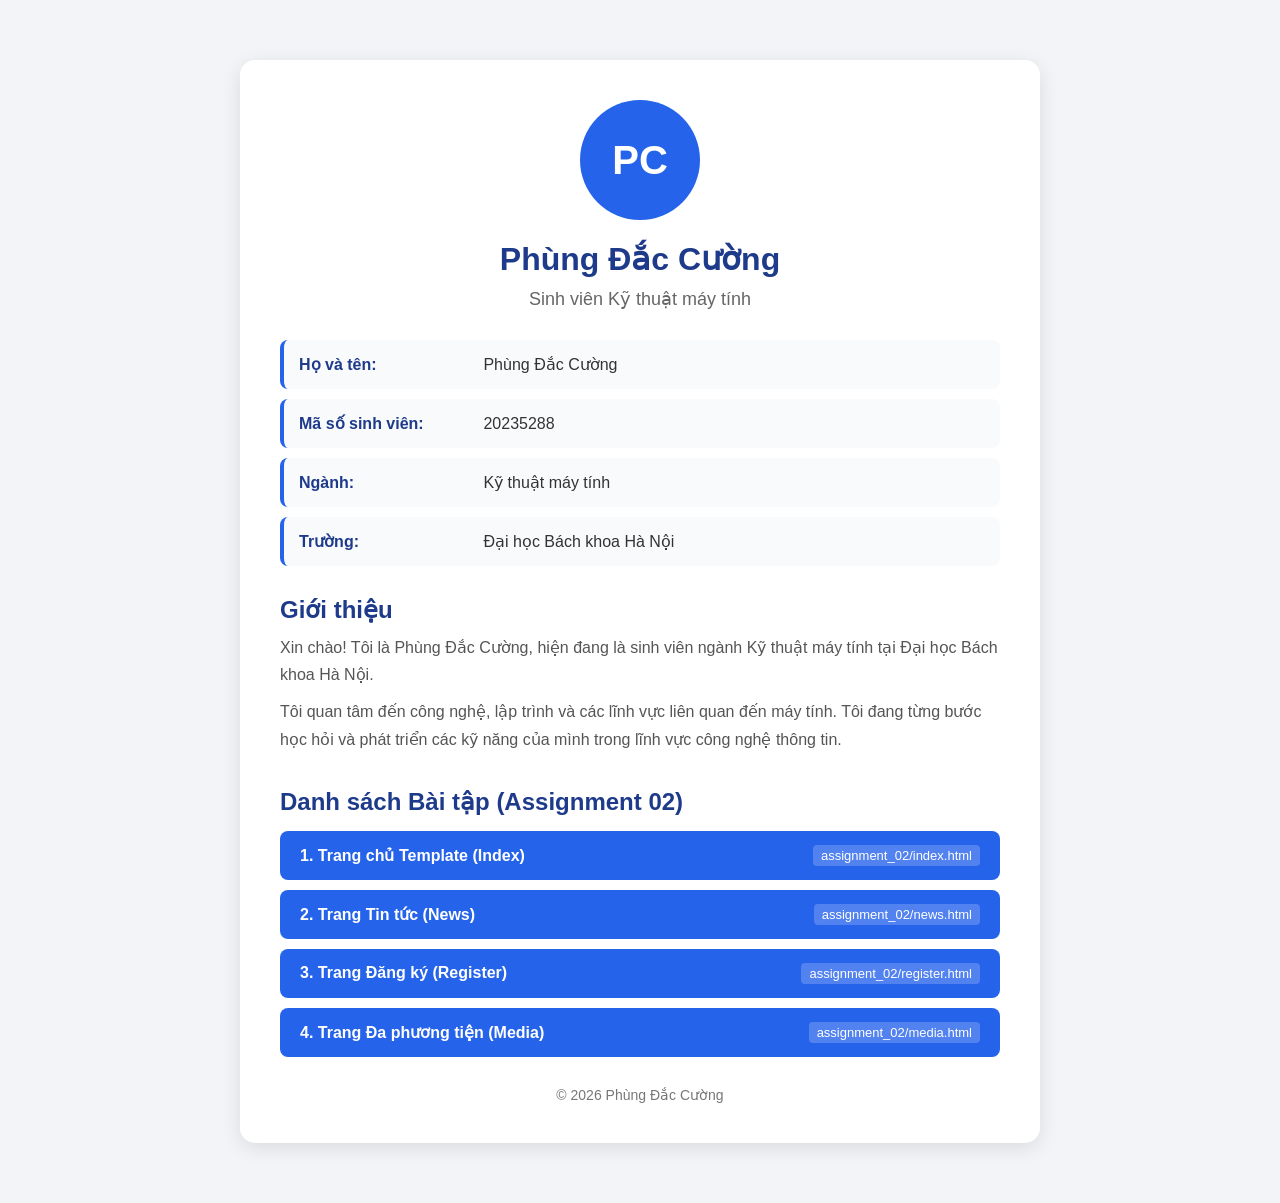
<file: index.html>
<!DOCTYPE html>
<html lang="vi">

<head>
    <meta charset="UTF-8">
    <meta name="viewport" content="width=device-width, initial-scale=1.0">

    <title>Phùng Đắc Cường - Giới thiệu bản thân</title>

    <style>
        * {
            box-sizing: border-box;
            margin: 0;
            padding: 0;
        }

        body {
            font-family: Arial, sans-serif;
            background: #f2f4f8;
            color: #333;
        }

        .container {
            width: 90%;
            max-width: 800px;
            margin: 60px auto;
        }

        .profile {
            background: white;
            padding: 40px;
            border-radius: 15px;
            text-align: center;
            box-shadow: 0 5px 20px rgba(0, 0, 0, 0.1);
        }

        .avatar {
            width: 120px;
            height: 120px;
            margin: 0 auto 20px;

            background: #2563eb;
            color: white;

            border-radius: 50%;

            display: flex;
            align-items: center;
            justify-content: center;

            font-size: 40px;
            font-weight: bold;
        }

        h1 {
            color: #1e3a8a;
            margin-bottom: 10px;
        }

        .subtitle {
            color: #666;
            font-size: 18px;
            margin-bottom: 30px;
        }

        .info {
            text-align: left;
            margin-top: 20px;
        }

        .info-item {
            padding: 15px;
            margin-bottom: 10px;

            background: #f8fafc;
            border-radius: 8px;

            border-left: 4px solid #2563eb;
        }

        .info-item strong {
            display: inline-block;
            width: 180px;
            color: #1e3a8a;
        }

        .about {
            margin-top: 30px;
            text-align: left;
        }

        .about h2 {
            color: #1e3a8a;
            margin-bottom: 10px;
        }

        .about p {
            line-height: 1.7;
            color: #555;
        }

        /* --- Tùy chỉnh danh sách Bài tập (Assignments) --- */
        .assignments {
            margin-top: 35px;
            text-align: left;
        }

        .assignments h2 {
            color: #1e3a8a;
            margin-bottom: 15px;
        }

        .assignment-list {
            display: flex;
            flex-direction: column;
            gap: 10px;
        }

        .assignment-btn {
            display: flex;
            align-items: center;
            justify-content: space-between;
            padding: 14px 20px;
            background: #2563eb;
            color: white;
            text-decoration: none;
            font-weight: bold;
            border-radius: 8px;
            transition: background 0.2s ease, transform 0.1s ease;
        }

        .assignment-btn:hover {
            background: #1d4ed8;
            transform: translateY(-2px);
        }

        .assignment-btn span {
            font-size: 13px;
            font-weight: normal;
            background: rgba(255, 255, 255, 0.2);
            padding: 3px 8px;
            border-radius: 4px;
        }

        footer {
            margin-top: 30px;
            color: #777;
            font-size: 14px;
        }

        @media (max-width: 600px) {
            .profile {
                padding: 25px;
            }

            .info-item strong {
                display: block;
                width: auto;
                margin-bottom: 5px;
            }

            h1 {
                font-size: 28px;
            }
        }
    </style>
</head>

<body>

    <div class="container">

        <div class="profile">

            <!-- Avatar -->
            <div class="avatar">
                PC
            </div>

            <!-- Tên -->
            <h1>Phùng Đắc Cường</h1>

            <p class="subtitle">
                Sinh viên Kỹ thuật máy tính
            </p>


            <!-- Thông tin cá nhân -->
            <div class="info">

                <div class="info-item">
                    <strong>Họ và tên:</strong>
                    Phùng Đắc Cường
                </div>

                <div class="info-item">
                    <strong>Mã số sinh viên:</strong>
                    20235288
                </div>

                <div class="info-item">
                    <strong>Ngành:</strong>
                    Kỹ thuật máy tính
                </div>

                <div class="info-item">
                    <strong>Trường:</strong>
                    Đại học Bách khoa Hà Nội
                </div>

            </div>


            <!-- Giới thiệu -->
            <div class="about">

                <h2>Giới thiệu</h2>

                <p>
                    Xin chào! Tôi là Phùng Đắc Cường, hiện đang là
                    sinh viên ngành Kỹ thuật máy tính tại Đại học
                    Bách khoa Hà Nội.
                </p>

                <p style="margin-top: 10px;">
                    Tôi quan tâm đến công nghệ, lập trình và các
                    lĩnh vực liên quan đến máy tính. Tôi đang từng
                    bước học hỏi và phát triển các kỹ năng của mình
                    trong lĩnh vực công nghệ thông tin.
                </p>

            </div>


            <!-- Danh sách Bài tập / Trang dự án đã thêm mới -->
            <div class="assignments">
                <h2>Danh sách Bài tập (Assignment 02)</h2>
                
                <div class="assignment-list">
                    <a href="assignment_02/index.html" class="assignment-btn">
                        1. Trang chủ Template (Index)
                        <span>assignment_02/index.html</span>
                    </a>
                    
                    <a href="assignment_02/news.html" class="assignment-btn">
                        2. Trang Tin tức (News)
                        <span>assignment_02/news.html</span>
                    </a>

                    <a href="assignment_02/register.html" class="assignment-btn">
                        3. Trang Đăng ký (Register)
                        <span>assignment_02/register.html</span>
                    </a>

                    <a href="assignment_02/media.html" class="assignment-btn">
                        4. Trang Đa phương tiện (Media)
                        <span>assignment_02/media.html</span>
                    </a>
                </div>
            </div>


            <footer>
                © 2026 Phùng Đắc Cường
            </footer>

        </div>

    </div>

</body>

</html>
</file>
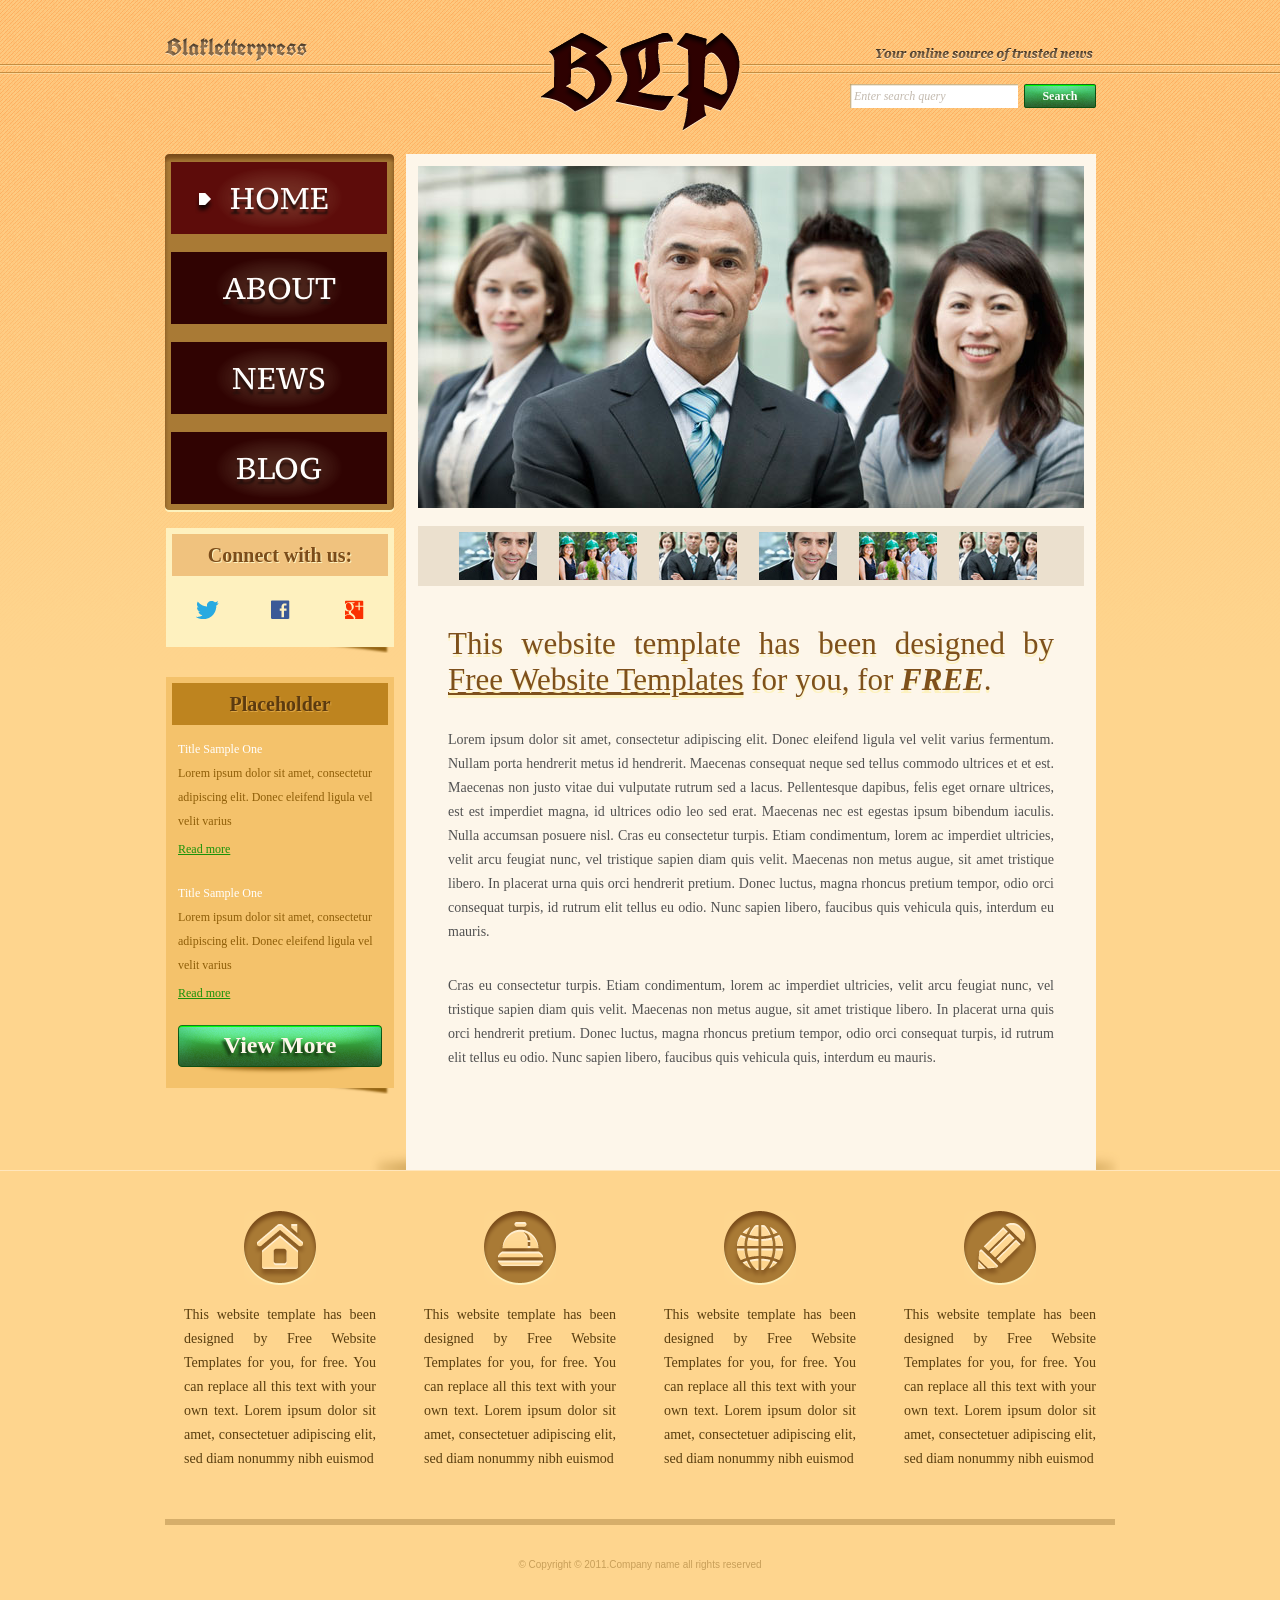
<file: assignment_02/index.html>
<!DOCTYPE html>
<!-- Website template by freewebsitetemplates.com -->
<html>
<head>
	<meta charset="UTF-8">
	<title>Blakletterpress Website Template</title>
	<link rel="stylesheet" href="css/style.css" type="text/css">
</head>
<body>
	<div id="page">
		<div id="header">
			<div id="motto">
				<a href="index.html" class="sitename"><img src="images/blakletterpress.png" height="24" width="142" alt="SiteName"></a>
				<p>
					<img src="images/header-text.png" height="14" width="218" alt="Text">
				</p>
			</div>
			<div id="logo">
				<a href="index.html"><img src="images/logo.png" alt="LOGO"></a>
			</div>
			<div id="searchbar">
				<form action="#" method="post">
					<input type="text" value="Enter search query" class="txtfield" onBlur="javascript:if(this.value==''){this.value=this.defaultValue;}" onFocus="javascript:if(this.value==this.defaultValue){this.value='';}">
					<input type="submit" value="Search" class="btn">
				</form>
			</div>
		</div>
		<div id="contents">
			<div id="main">
				<div id="gallery">
					<div>
						<img src="images/team-large.jpg" alt="Img">
					</div>
					<ul>
						<li>
							<img src="images/smiling.jpg" alt="Img">
						</li>
						<li>
							<img src="images/ecofriends.jpg" alt="Img">
						</li>
						<li>
							<img src="images/team.jpg" alt="Img">
						</li>
						<li>
							<img src="images/smiling.jpg" alt="Img">
						</li>
						<li>
							<img src="images/ecofriends.jpg" alt="Img">
						</li>
						<li>
							<img src="images/team.jpg" alt="Img">
						</li>
					</ul>
				</div>
				<div class="body">
					<h1>This website template has been designed by <a href="http://www.freewebsitetemplates.com/">Free Website Templates</a> for you, for <em>free</em>.</h1>
					<p>
						Lorem ipsum dolor sit amet, consectetur adipiscing elit. Donec eleifend ligula vel velit varius fermentum. Nullam porta hendrerit metus id hendrerit. Maecenas consequat neque sed tellus commodo ultrices et et est. Maecenas non justo vitae dui vulputate rutrum sed a lacus. Pellentesque dapibus, felis eget ornare ultrices, est est imperdiet magna, id ultrices odio leo sed erat. Maecenas nec est egestas ipsum bibendum iaculis. Nulla accumsan posuere nisl. Cras eu consectetur turpis. Etiam condimentum, lorem ac imperdiet ultricies, velit arcu feugiat nunc, vel tristique sapien diam quis velit. Maecenas non metus augue, sit amet tristique libero. In placerat urna quis orci hendrerit pretium. Donec luctus, magna rhoncus pretium tempor, odio orci consequat turpis, id rutrum elit tellus eu odio. Nunc sapien libero, faucibus quis vehicula quis, interdum eu mauris.
					</p>
					<p>
						Cras eu consectetur turpis. Etiam condimentum, lorem ac imperdiet ultricies, velit arcu feugiat nunc, vel tristique sapien diam quis velit. Maecenas non metus augue, sit amet tristique libero. In placerat urna quis orci hendrerit pretium. Donec luctus, magna rhoncus pretium tempor, odio orci consequat turpis, id rutrum elit tellus eu odio. Nunc sapien libero, faucibus quis vehicula quis, interdum eu mauris.
					</p>
				</div>
			</div>
			<div id="sidebar">
				<div id="navigation">
					<div>
						<ul>
							<li class="selected">
								<a href="index.html">Home</a>
							</li>
							<li>
								<a href="about.html">About</a>
							</li>
							<li>
								<a href="news.html">News</a>
							</li>
							<li>
								<a href="blog.html">Blog</a>
							</li>
						</ul>
					</div>
				</div>
				<div class="section">
					<div id="connect">
						<h2>Connect with us:</h2>
						<a href="http://freewebsitetemplates.com/go/twitter/" target="_blank" class="twitter"></a> <a href="http://freewebsitetemplates.com/go/facebook/" target="_blank" class="facebook"></a> <a href="http://freewebsitetemplates.com/go/googleplus/" target="_blank" class="googleplus"></a>
					</div>
				</div>
				<div class="section">
					<div id="posts">
						<h2>Placeholder</h2>
						<ul>
							<li>
								<h5>Title Sample One</h5>
								<p>
									Lorem ipsum dolor sit amet, consectetur adipiscing elit. Donec eleifend ligula vel velit varius
								</p>
								<a href="news.html" class="more">Read more</a>
							</li>
							<li>
								<h5>Title Sample One</h5>
								<p>
									Lorem ipsum dolor sit amet, consectetur adipiscing elit. Donec eleifend ligula vel velit varius
								</p>
								<a href="news.html" class="more">Read more</a>
							</li>
						</ul>
						<a href="news.html" class="btn2">View More</a>
					</div>
				</div>
			</div>
		</div>
		<div id="footer">
			<div>
				<ul id="featured">
					<li>
						<a href="index.html" class="home"></a>
						<p>
							This website template has been designed by Free Website Templates for you, for free. You can replace all this text with your own text. Lorem ipsum dolor sit amet, consectetuer adipiscing elit, sed diam nonummy nibh euismod
						</p>
					</li>
					<li>
						<a href="index.html" class="bell"></a>
						<p>
							This website template has been designed by Free Website Templates for you, for free. You can replace all this text with your own text. Lorem ipsum dolor sit amet, consectetuer adipiscing elit, sed diam nonummy nibh euismod
						</p>
					</li>
					<li>
						<a href="index.html" class="globe"></a>
						<p>
							This website template has been designed by Free Website Templates for you, for free. You can replace all this text with your own text. Lorem ipsum dolor sit amet, consectetuer adipiscing elit, sed diam nonummy nibh euismod
						</p>
					</li>
					<li>
						<a href="index.html" class="pencil"></a>
						<p>
							This website template has been designed by Free Website Templates for you, for free. You can replace all this text with your own text. Lorem ipsum dolor sit amet, consectetuer adipiscing elit, sed diam nonummy nibh euismod
						</p>
					</li>
				</ul>
				<p id="footnote">
					© Copyright © 2011.Company name all rights reserved
				</p>
			</div>
		</div>
	</div>
</body>
</html>
</file>
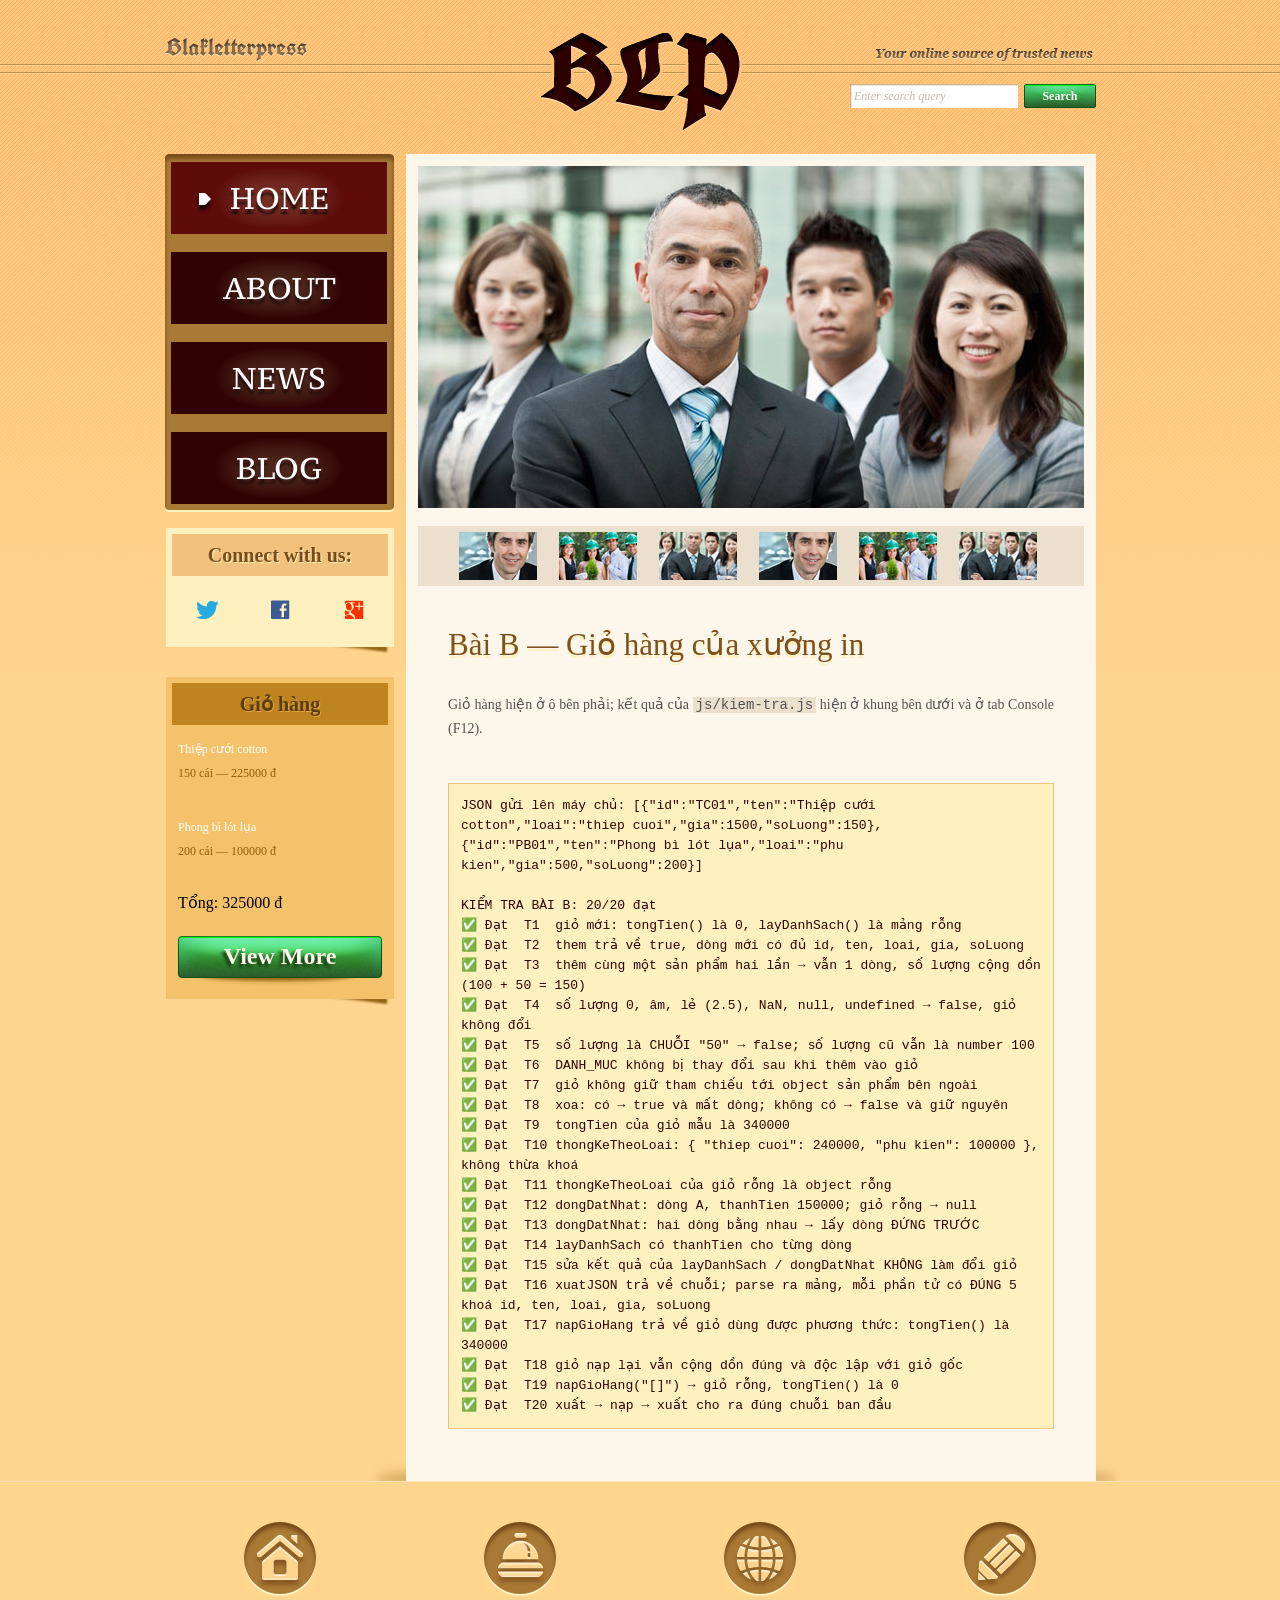
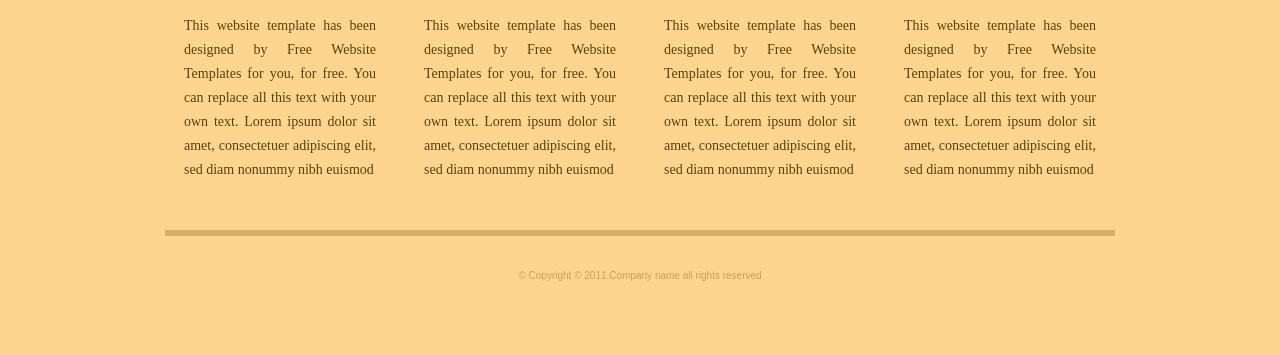
<file: assignment_041/web2/index.html>
<!DOCTYPE html>
<!-- Website template by freewebsitetemplates.com -->
<html>
<head>
	<meta charset="UTF-8">
	<title>Bài B – Giỏ hàng | Blakletterpress</title>
	<link rel="stylesheet" href="css/style.css" type="text/css">
	<link rel="stylesheet" href="css/bai-js.css" type="text/css">
</head>
<body>
	<div id="page">
		<div id="header">
			<div id="motto">
				<a href="index.html" class="sitename"><img src="images/blakletterpress.png" height="24" width="142" alt="SiteName"></a>
				<p>
					<img src="images/header-text.png" height="14" width="218" alt="Text">
				</p>
			</div>
			<div id="logo">
				<a href="index.html"><img src="images/logo.png" alt="LOGO"></a>
			</div>
			<div id="searchbar">
				<form action="#" method="post">
					<input type="text" value="Enter search query" class="txtfield" onBlur="javascript:if(this.value==''){this.value=this.defaultValue;}" onFocus="javascript:if(this.value==this.defaultValue){this.value='';}">
					<input type="submit" value="Search" class="btn">
				</form>
			</div>
		</div>
		<div id="contents">
			<div id="main">
				<div id="gallery">
					<div>
						<img src="images/team-large.jpg" alt="Img">
					</div>
					<ul>
						<li>
							<img src="images/smiling.jpg" alt="Img">
						</li>
						<li>
							<img src="images/ecofriends.jpg" alt="Img">
						</li>
						<li>
							<img src="images/team.jpg" alt="Img">
						</li>
						<li>
							<img src="images/smiling.jpg" alt="Img">
						</li>
						<li>
							<img src="images/ecofriends.jpg" alt="Img">
						</li>
						<li>
							<img src="images/team.jpg" alt="Img">
						</li>
					</ul>
				</div>
				<div class="body">
					<h1>Bài B — Giỏ hàng của xưởng in</h1>
					<p>
						Giỏ hàng hiện ở ô bên phải; kết quả của <code>js/kiem-tra.js</code> hiện ở khung bên dưới và ở tab Console (F12).
					</p>
					<pre id="ket-qua"></pre>
				</div>
			</div>
			<div id="sidebar">
				<div id="navigation">
					<div>
						<ul>
							<li class="selected">
								<a href="index.html">Home</a>
							</li>
							<li>
								<a href="about.html">About</a>
							</li>
							<li>
								<a href="news.html">News</a>
							</li>
							<li>
								<a href="blog.html">Blog</a>
							</li>
						</ul>
					</div>
				</div>
				<div class="section">
					<div id="connect">
						<h2>Connect with us:</h2>
						<a href="http://freewebsitetemplates.com/go/twitter/" target="_blank" class="twitter"></a> <a href="http://freewebsitetemplates.com/go/facebook/" target="_blank" class="facebook"></a> <a href="http://freewebsitetemplates.com/go/googleplus/" target="_blank" class="googleplus"></a>
					</div>
				</div>
				<div class="section">
					<div id="posts">
						<h2>Giỏ hàng</h2>
						<ul id="gio-hang">
							<li>
								<h5>Title Sample One</h5>
								<p>
									Lorem ipsum dolor sit amet, consectetur adipiscing elit. Donec eleifend ligula vel velit varius
								</p>
								<a href="news.html" class="more">Read more</a>
							</li>
							<li>
								<h5>Title Sample One</h5>
								<p>
									Lorem ipsum dolor sit amet, consectetur adipiscing elit. Donec eleifend ligula vel velit varius
								</p>
								<a href="news.html" class="more">Read more</a>
							</li>
						</ul>
						<a href="news.html" class="btn2">View More</a>
					</div>
				</div>
			</div>
		</div>
		<div id="footer">
			<div>
				<ul id="featured">
					<li>
						<a href="index.html" class="home"></a>
						<p>
							This website template has been designed by Free Website Templates for you, for free. You can replace all this text with your own text. Lorem ipsum dolor sit amet, consectetuer adipiscing elit, sed diam nonummy nibh euismod
						</p>
					</li>
					<li>
						<a href="index.html" class="bell"></a>
						<p>
							This website template has been designed by Free Website Templates for you, for free. You can replace all this text with your own text. Lorem ipsum dolor sit amet, consectetuer adipiscing elit, sed diam nonummy nibh euismod
						</p>
					</li>
					<li>
						<a href="index.html" class="globe"></a>
						<p>
							This website template has been designed by Free Website Templates for you, for free. You can replace all this text with your own text. Lorem ipsum dolor sit amet, consectetuer adipiscing elit, sed diam nonummy nibh euismod
						</p>
					</li>
					<li>
						<a href="index.html" class="pencil"></a>
						<p>
							This website template has been designed by Free Website Templates for you, for free. You can replace all this text with your own text. Lorem ipsum dolor sit amet, consectetuer adipiscing elit, sed diam nonummy nibh euismod
						</p>
					</li>
				</ul>
				<p id="footnote">
					© Copyright © 2011.Company name all rights reserved
				</p>
			</div>
		</div>
	</div>
	<script src="js/ho-tro.js"></script>
	<script src="js/bai-b-gio-hang.js"></script>
	<script src="js/kiem-tra.js"></script>
</body>
</html>
</file>
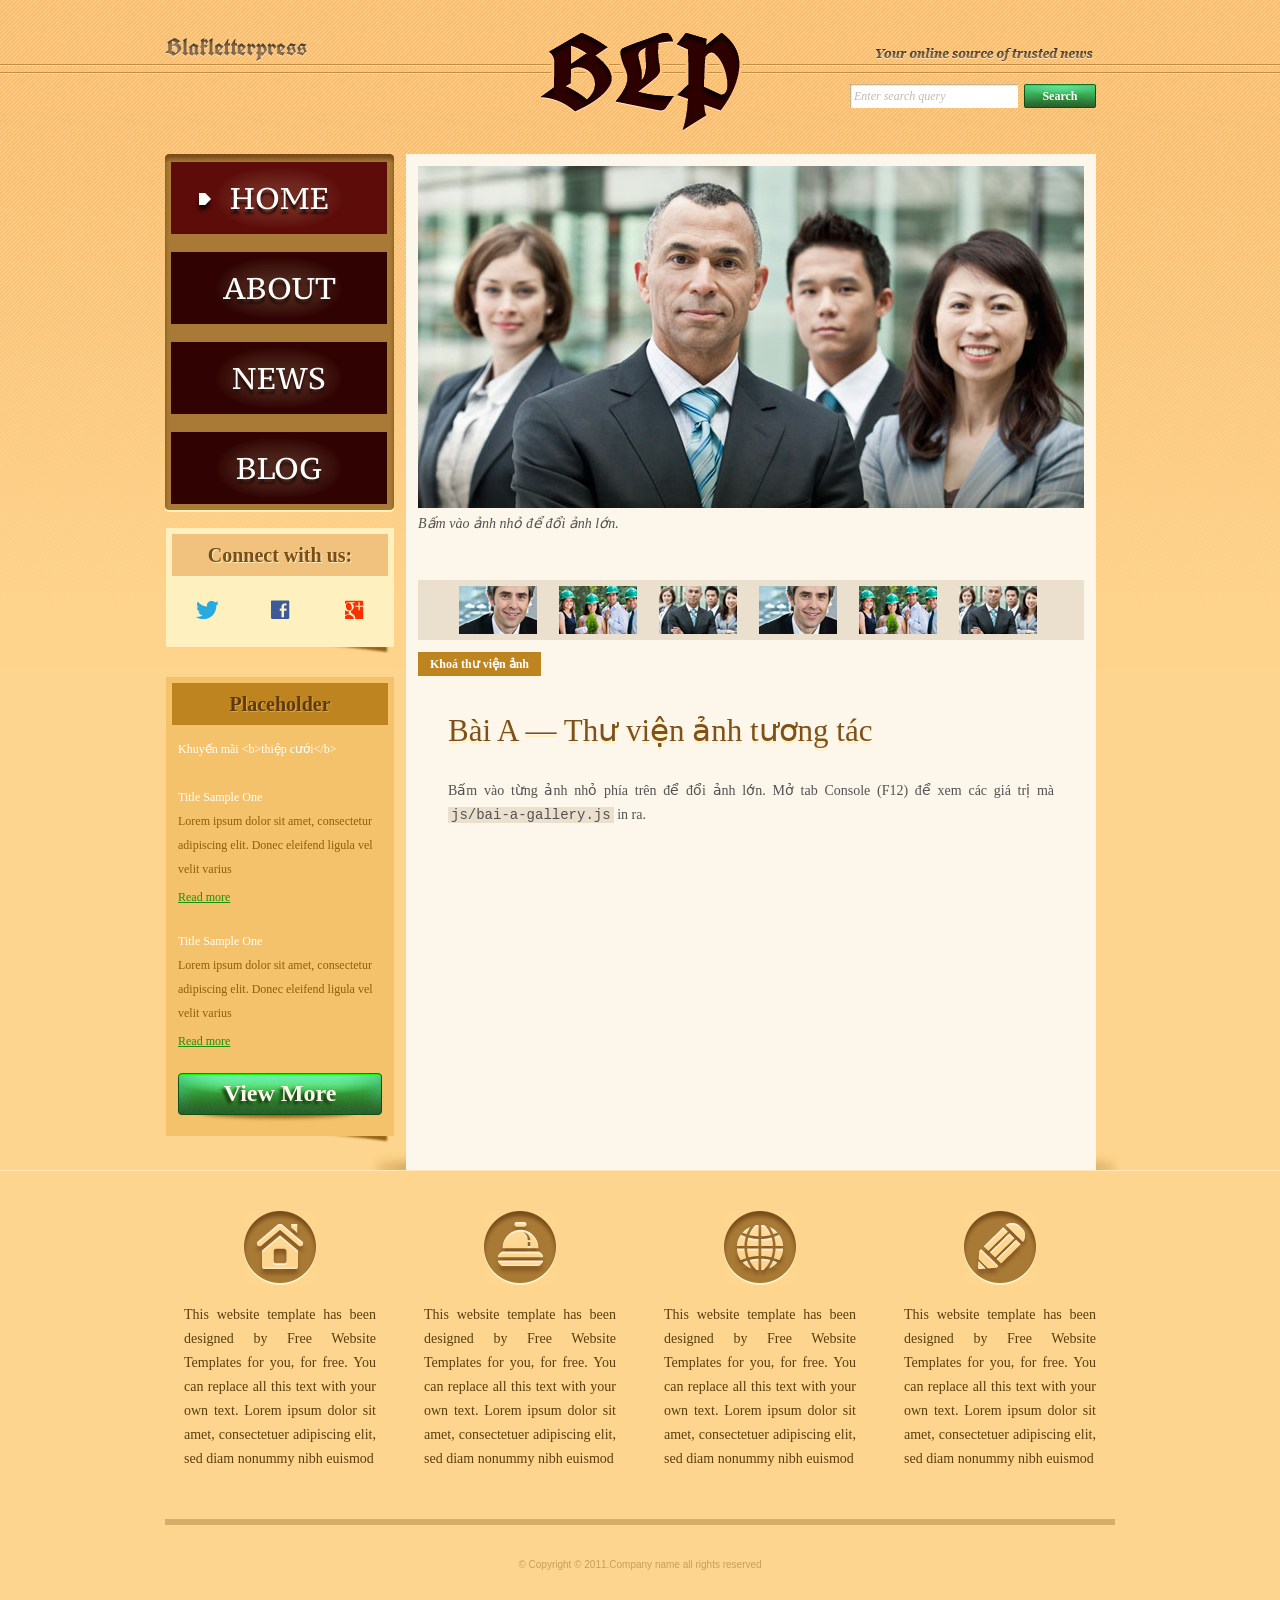
<file: assignment_041/web3/index.html>
<!DOCTYPE html>
<!-- Website template by freewebsitetemplates.com -->
<html>
<head>
	<meta charset="UTF-8">
	<title>Bài A – Thư viện ảnh | Blakletterpress</title>
	<link rel="stylesheet" href="css/style.css" type="text/css">
	<link rel="stylesheet" href="css/bai-js.css" type="text/css">
</head>
<body>
	<div id="page">
		<div id="header">
			<div id="motto">
				<a href="index.html" class="sitename"><img src="images/blakletterpress.png" height="24" width="142" alt="SiteName"></a>
				<p>
					<img src="images/header-text.png" height="14" width="218" alt="Text">
				</p>
			</div>
			<div id="logo">
				<a href="index.html"><img src="images/logo.png" alt="LOGO"></a>
			</div>
			<div id="searchbar">
				<form action="#" method="post">
					<input type="text" id="o-tim-kiem" value="Enter search query" class="txtfield">
					<input type="submit" value="Search" class="btn">
				</form>
			</div>
		</div>
		<div id="contents">
			<div id="main">
				<div id="gallery">
					<div>
						<img src="images/team-large.jpg" alt="Img">
					</div>
					<ul>
						<li>
							<img src="images/smiling.jpg" alt="meeting">
						</li>
						<li>
							<img src="images/ecofriends.jpg" alt="team-large">
						</li>
						<li>
							<img src="images/team.jpg" alt="team-large">
						</li>
						<li>
							<img src="images/smiling.jpg" alt="meeting">
						</li>
						<li>
							<img src="images/ecofriends.jpg" alt="team-large">
						</li>
						<li>
							<img src="images/team.jpg" alt="team-large">
						</li>
					</ul>
					<button type="button" id="nut-khoa">Khoá thư viện ảnh</button>
				</div>
				<div class="body">
					<h1>Bài A — Thư viện ảnh tương tác</h1>
					<p>
						Bấm vào từng ảnh nhỏ phía trên để đổi ảnh lớn. Mở tab Console (F12) để xem các giá trị mà <code>js/bai-a-gallery.js</code> in ra.
					</p>
				</div>
			</div>
			<div id="sidebar">
				<div id="navigation">
					<div>
						<ul>
							<li class="selected">
								<a href="index.html">Home</a>
							</li>
							<li>
								<a href="about.html">About</a>
							</li>
							<li>
								<a href="news.html">News</a>
							</li>
							<li>
								<a href="blog.html">Blog</a>
							</li>
						</ul>
					</div>
				</div>
				<div class="section">
					<div id="connect">
						<h2>Connect with us:</h2>
						<a href="http://freewebsitetemplates.com/go/twitter/" target="_blank" class="twitter"></a> <a href="http://freewebsitetemplates.com/go/facebook/" target="_blank" class="facebook"></a> <a href="http://freewebsitetemplates.com/go/googleplus/" target="_blank" class="googleplus"></a>
					</div>
				</div>
				<div class="section">
					<div id="posts">
						<h2>Placeholder</h2>
						<ul>
							<li>
								<h5>Title Sample One</h5>
								<p>
									Lorem ipsum dolor sit amet, consectetur adipiscing elit. Donec eleifend ligula vel velit varius
								</p>
								<a href="news.html" class="more">Read more</a>
							</li>
							<li>
								<h5>Title Sample One</h5>
								<p>
									Lorem ipsum dolor sit amet, consectetur adipiscing elit. Donec eleifend ligula vel velit varius
								</p>
								<a href="news.html" class="more">Read more</a>
							</li>
						</ul>
						<a href="news.html" class="btn2">View More</a>
					</div>
				</div>
			</div>
		</div>
		<div id="footer">
			<div>
				<ul id="featured">
					<li>
						<a href="index.html" class="home"></a>
						<p>
							This website template has been designed by Free Website Templates for you, for free. You can replace all this text with your own text. Lorem ipsum dolor sit amet, consectetuer adipiscing elit, sed diam nonummy nibh euismod
						</p>
					</li>
					<li>
						<a href="index.html" class="bell"></a>
						<p>
							This website template has been designed by Free Website Templates for you, for free. You can replace all this text with your own text. Lorem ipsum dolor sit amet, consectetuer adipiscing elit, sed diam nonummy nibh euismod
						</p>
					</li>
					<li>
						<a href="index.html" class="globe"></a>
						<p>
							This website template has been designed by Free Website Templates for you, for free. You can replace all this text with your own text. Lorem ipsum dolor sit amet, consectetuer adipiscing elit, sed diam nonummy nibh euismod
						</p>
					</li>
					<li>
						<a href="index.html" class="pencil"></a>
						<p>
							This website template has been designed by Free Website Templates for you, for free. You can replace all this text with your own text. Lorem ipsum dolor sit amet, consectetuer adipiscing elit, sed diam nonummy nibh euismod
						</p>
					</li>
				</ul>
				<p id="footnote">
					© Copyright © 2011.Company name all rights reserved
				</p>
			</div>
		</div>
	</div>
	<script src="js/bai-a-gallery.js"></script>
</body>
</html>
</file>
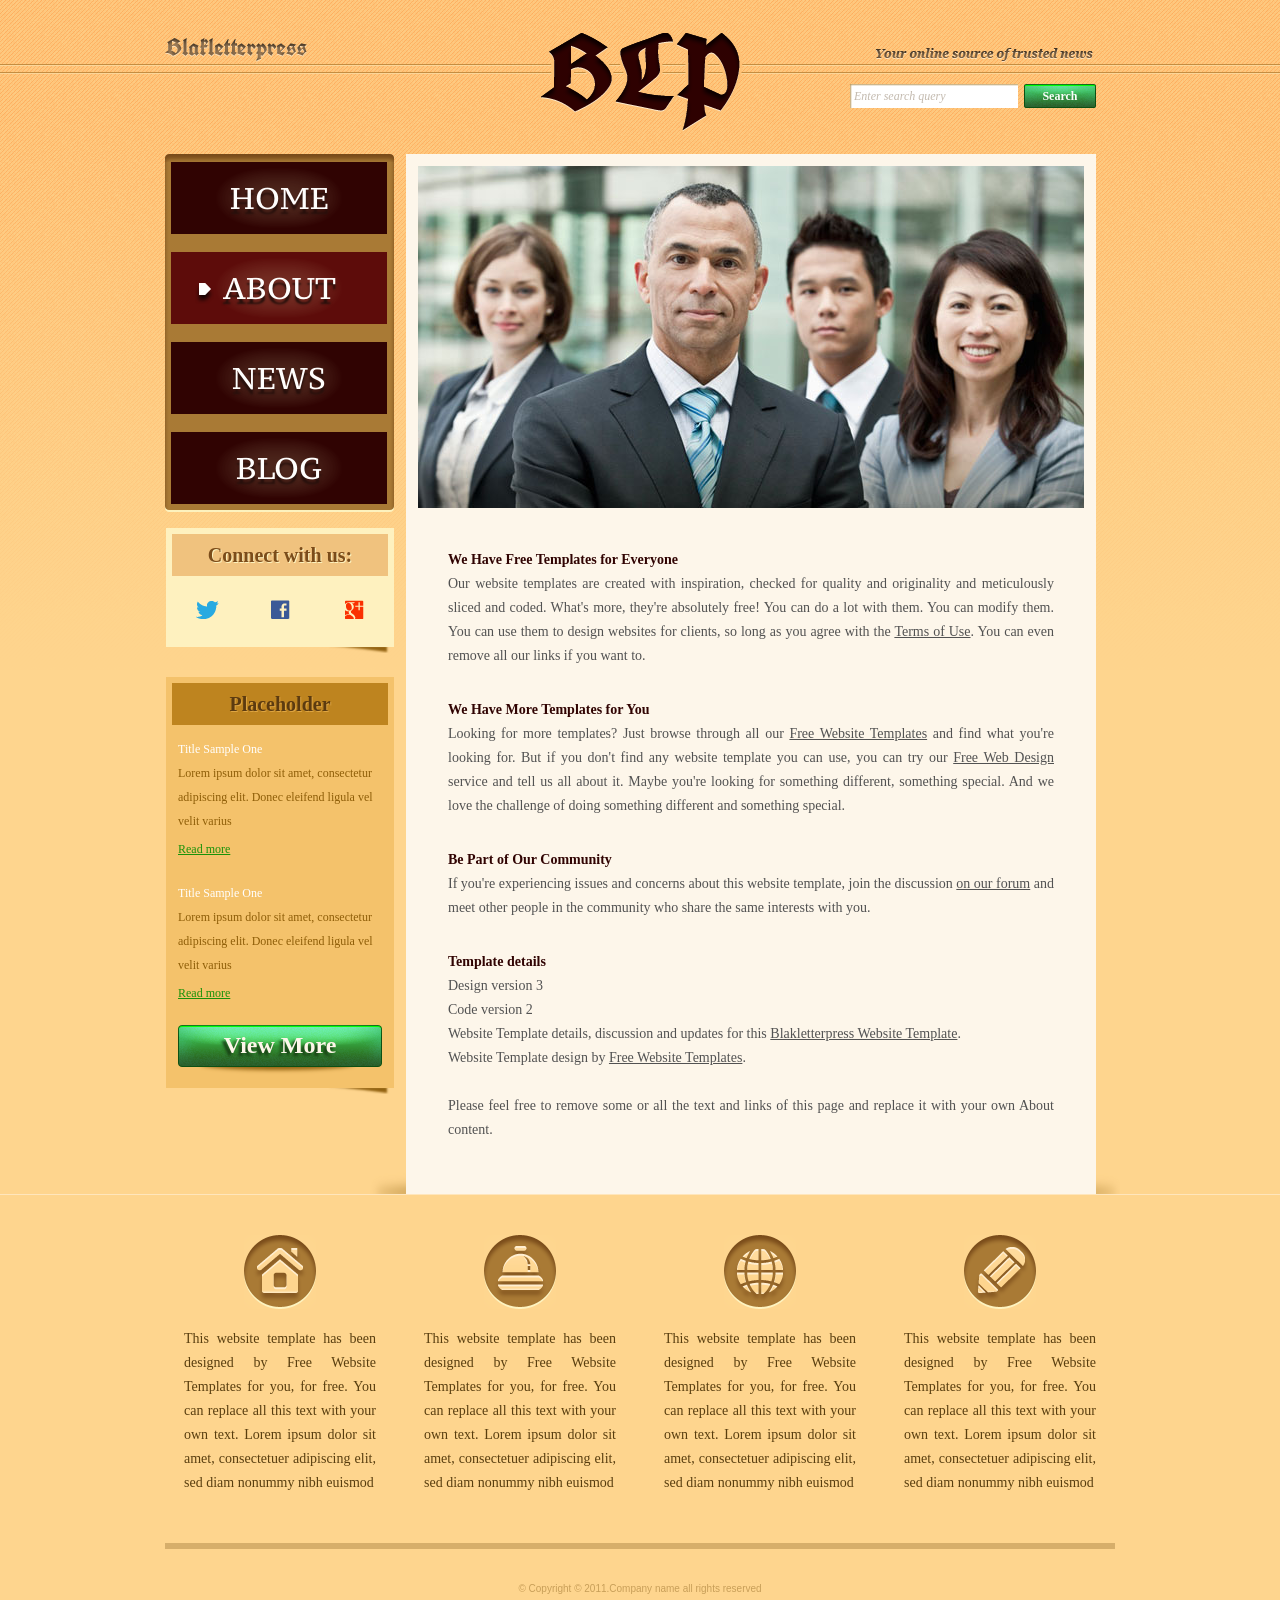
<file: assignment_02/about.html>
<!DOCTYPE html>
<!-- Website template by freewebsitetemplates.com -->
<html>
<head>
	<meta charset="UTF-8">
	<title>About - Blakletterpress Website Template</title>
	<link rel="stylesheet" href="css/style.css" type="text/css">
</head>
<body>
	<div id="page">
		<div id="header">
			<div id="motto">
				<a href="index.html" class="sitename"><img src="images/blakletterpress.png" height="24" width="142" alt="SiteName"></a>
				<p>
					<img src="images/header-text.png" height="14" width="218" alt="Text">
				</p>
			</div>
			<div id="logo">
				<a href="index.html"><img src="images/logo.png" alt="LOGO"></a>
			</div>
			<div id="searchbar">
				<form action="#" method="post">
					<input type="text" value="Enter search query" class="txtfield" onBlur="javascript:if(this.value==''){this.value=this.defaultValue;}" onFocus="javascript:if(this.value==this.defaultValue){this.value='';}">
					<input type="submit" value="Search" class="btn">
				</form>
			</div>
		</div>
		<div id="contents">
			<div id="main">
				<div id="gallery">
					<div>
						<img src="images/team-large.jpg" alt="Img">
					</div>
				</div>
				<div id="about" class="body">
					<h4>We Have Free Templates for Everyone</h4>
					<p>
						Our website templates are created with inspiration, checked for quality and originality and meticulously sliced and coded. What's more, they're absolutely free! You can do a lot with them. You can modify them. You can use them to design websites for clients, so long as you agree with the <a href="http://www.freewebsitetemplates.com/about/terms/">Terms of Use</a>. You can even remove all our links if you want to.
					</p>
					<h4>We Have More Templates for You</h4>
					<p>
						Looking for more templates? Just browse through all our <a href="http://www.freewebsitetemplates.com/">Free Website Templates</a> and find what you're looking for. But if you don't find any website template you can use, you can try our <a href="http://www.freewebsitetemplates.com/freewebdesign/">Free Web Design</a> service and tell us all about it. Maybe you're looking for something different, something special. And we love the challenge of doing something different and something special.
					</p>
					<h4>Be Part of Our Community</h4>
					<p>
						If you're experiencing issues and concerns about this website template, join the discussion <a href="http://www.freewebsitetemplates.com/forums/">on our forum</a> and meet other people in the community who share the same interests with you.
					</p>
					<h4>Template details</h4>
					<p>
						Design version 3<br> Code version 2<br> Website Template details, discussion and updates for this <a href="http://www.freewebsitetemplates.com/forums/f18/">Blakletterpress Website Template</a>.<br> Website Template design by <a href="http://www.freewebsitetemplates.com/">Free Website Templates</a>.<br><br> Please feel free to remove some or all the text and links of this page and replace it with your own About content.
					</p>
				</div>
			</div>
			<div id="sidebar">
				<div id="navigation">
					<div>
						<ul>
							<li>
								<a href="index.html">Home</a>
							</li>
							<li class="selected">
								<a href="about.html">About</a>
							</li>
							<li>
								<a href="news.html">News</a>
							</li>
							<li>
								<a href="blog.html">Blog</a>
							</li>
						</ul>
					</div>
				</div>
				<div class="section">
					<div id="connect">
						<h2>Connect with us:</h2>
						<a href="http://freewebsitetemplates.com/go/twitter/" target="_blank" class="twitter"></a> <a href="http://freewebsitetemplates.com/go/facebook/" target="_blank" class="facebook"></a> <a href="http://freewebsitetemplates.com/go/googleplus/" target="_blank" class="googleplus"></a>
					</div>
				</div>
				<div class="section">
					<div id="posts">
						<h2>Placeholder</h2>
						<ul>
							<li>
								<h5>Title Sample One</h5>
								<p>
									Lorem ipsum dolor sit amet, consectetur adipiscing elit. Donec eleifend ligula vel velit varius
								</p>
								<a href="news.html" class="more">Read more</a>
							</li>
							<li>
								<h5>Title Sample One</h5>
								<p>
									Lorem ipsum dolor sit amet, consectetur adipiscing elit. Donec eleifend ligula vel velit varius
								</p>
								<a href="news.html" class="more">Read more</a>
							</li>
						</ul>
						<a href="news.html" class="btn2">View More</a>
					</div>
				</div>
			</div>
		</div>
		<div id="footer">
			<div>
				<ul id="featured">
					<li>
						<a href="index.html" class="home"></a>
						<p>
							This website template has been designed by Free Website Templates for you, for free. You can replace all this text with your own text. Lorem ipsum dolor sit amet, consectetuer adipiscing elit, sed diam nonummy nibh euismod
						</p>
					</li>
					<li>
						<a href="index.html" class="bell"></a>
						<p>
							This website template has been designed by Free Website Templates for you, for free. You can replace all this text with your own text. Lorem ipsum dolor sit amet, consectetuer adipiscing elit, sed diam nonummy nibh euismod
						</p>
					</li>
					<li>
						<a href="index.html" class="globe"></a>
						<p>
							This website template has been designed by Free Website Templates for you, for free. You can replace all this text with your own text. Lorem ipsum dolor sit amet, consectetuer adipiscing elit, sed diam nonummy nibh euismod
						</p>
					</li>
					<li>
						<a href="index.html" class="pencil"></a>
						<p>
							This website template has been designed by Free Website Templates for you, for free. You can replace all this text with your own text. Lorem ipsum dolor sit amet, consectetuer adipiscing elit, sed diam nonummy nibh euismod
						</p>
					</li>
					</li>
				</ul>
				<p id="footnote">
					© Copyright © 2011.Company name all rights reserved
				</p>
			</div>
		</div>
	</div>
</body>
</html>
</file>
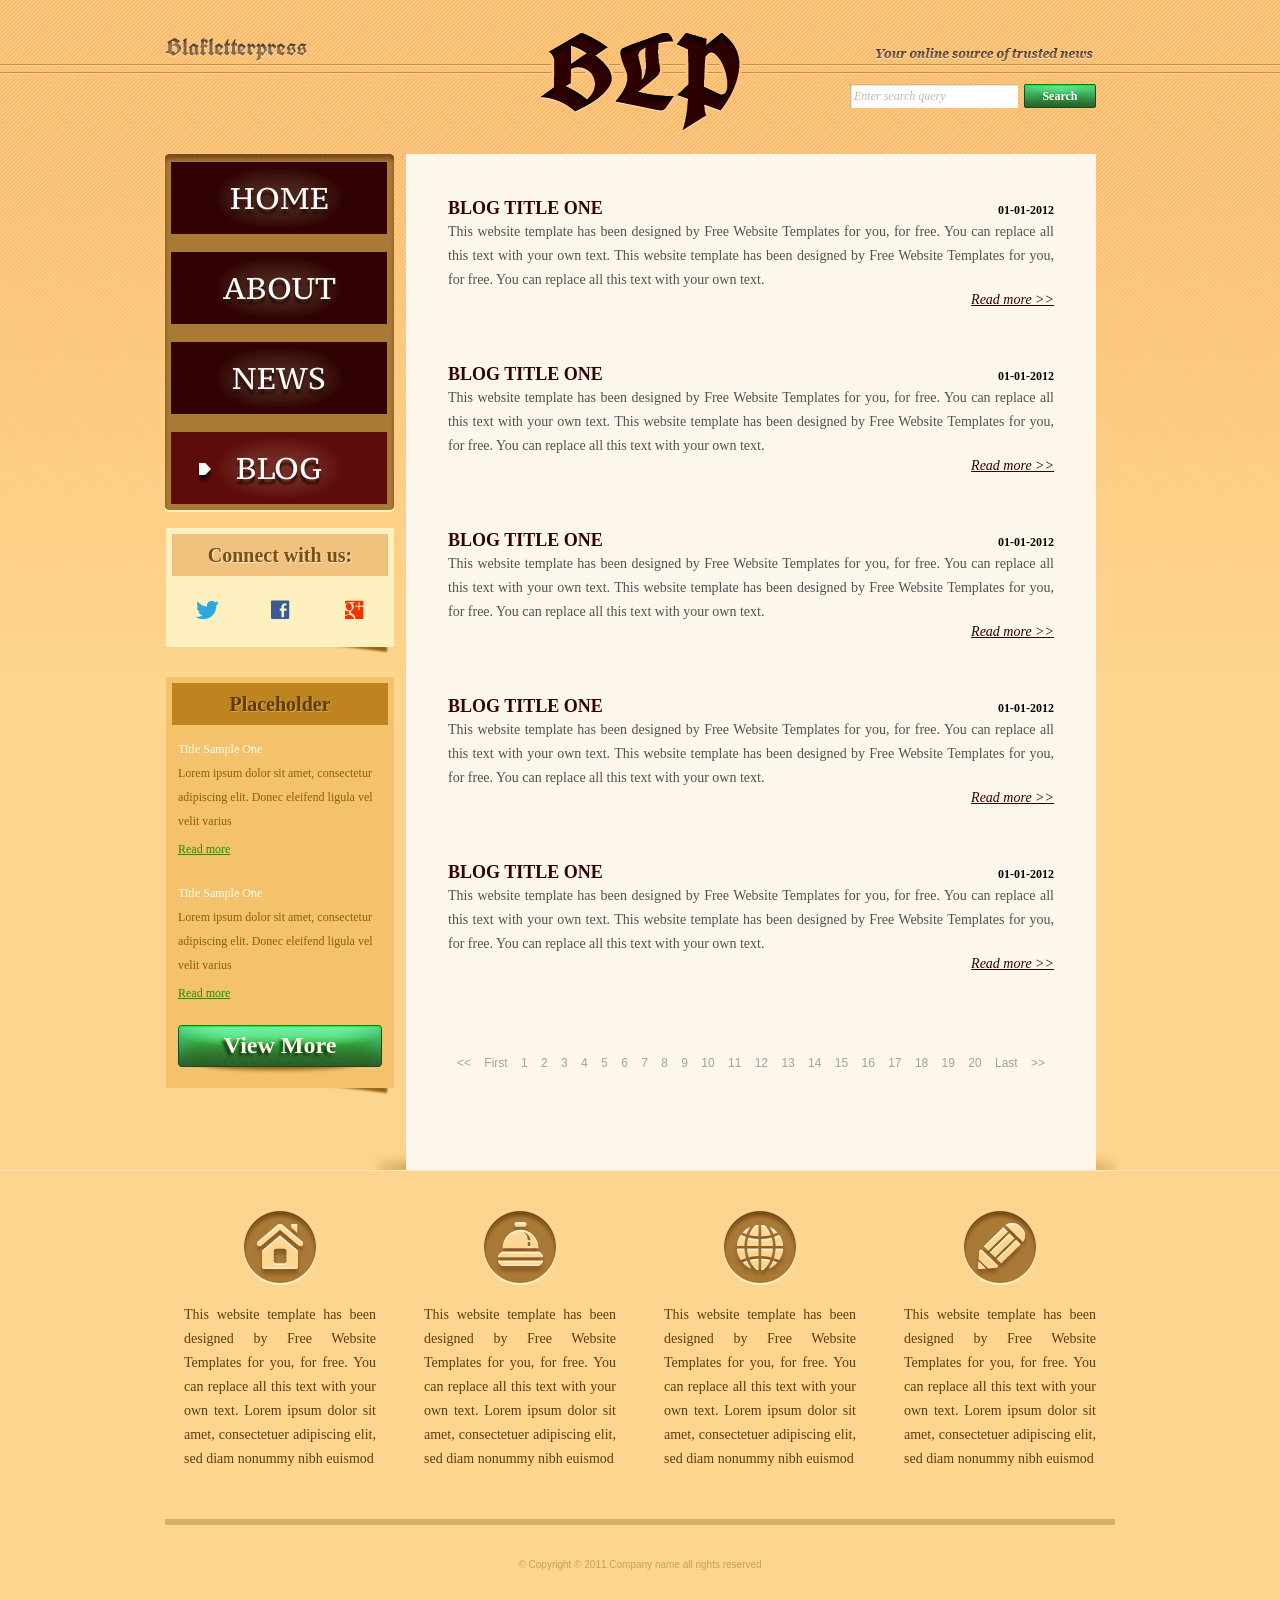
<file: assignment_02/blog.html>
<!DOCTYPE html>
<!-- Website template by freewebsitetemplates.com -->
<html>
<head>
	<meta charset="UTF-8">
	<title>Blog - Blakletterpress Website Template</title>
	<link rel="stylesheet" href="css/style.css" type="text/css">
</head>
<body>
	<div id="page">
		<div id="header">
			<div id="motto">
				<a href="index.html" class="sitename"><img src="images/blakletterpress.png" height="24" width="142" alt="SiteName"></a>
				<p>
					<img src="images/header-text.png" height="14" width="218" alt="Text">
				</p>
			</div>
			<div id="logo">
				<a href="index.html"><img src="images/logo.png" alt="LOGO"></a>
			</div>
			<div id="searchbar">
				<form action="#" method="post">
					<input type="text" value="Enter search query" class="txtfield" onBlur="javascript:if(this.value==''){this.value=this.defaultValue;}" onFocus="javascript:if(this.value==this.defaultValue){this.value='';}">
					<input type="submit" value="Search" class="btn">
				</form>
			</div>
		</div>
		<div id="contents">
			<div id="main">
				<div class="body">
					<ul id="list">
						<li>
							<span class="time">01-01-2012</span>
							<h3>BLOG TITLE ONE</h3>
							<p>
								This website template has been designed by Free Website Templates for you, for free. You can replace all this text with your own text. This website template has been designed by Free Website Templates for you, for free. You can replace all this text with your own text.
							</p>
							<a href="blog.html" class="more">Read more >></a>
						</li>
						<li>
							<span class="time">01-01-2012</span>
							<h3>BLOG TITLE ONE</h3>
							<p>
								This website template has been designed by Free Website Templates for you, for free. You can replace all this text with your own text. This website template has been designed by Free Website Templates for you, for free. You can replace all this text with your own text.
							</p>
							<a href="blog.html" class="more">Read more >></a>
						</li>
						<li>
							<span class="time">01-01-2012</span>
							<h3>BLOG TITLE ONE</h3>
							<p>
								This website template has been designed by Free Website Templates for you, for free. You can replace all this text with your own text. This website template has been designed by Free Website Templates for you, for free. You can replace all this text with your own text.
							</p>
							<a href="blog.html" class="more">Read more >></a>
						</li>
						<li>
							<span class="time">01-01-2012</span>
							<h3>BLOG TITLE ONE</h3>
							<p>
								This website template has been designed by Free Website Templates for you, for free. You can replace all this text with your own text. This website template has been designed by Free Website Templates for you, for free. You can replace all this text with your own text.
							</p>
							<a href="blog.html" class="more">Read more >></a>
						</li>
						<li>
							<span class="time">01-01-2012</span>
							<h3>BLOG TITLE ONE</h3>
							<p>
								This website template has been designed by Free Website Templates for you, for free. You can replace all this text with your own text. This website template has been designed by Free Website Templates for you, for free. You can replace all this text with your own text.
							</p>
							<a href="blog.html" class="more">Read more >></a>
						</li>
					</ul>
					<div id="pagination">
						<a href="blog.html">&lt;&lt;</a> <a href="blog.html">First</a> <a href="blog.html">1</a> <a href="blog.html">2</a> <a href="blog.html">3</a> <a href="blog.html">4</a> <a href="blog.html">5</a> <a href="blog.html">6</a> <a href="blog.html">7</a> <a href="blog.html">8</a> <a href="blog.html">9</a> <a href="blog.html">10</a> <a href="blog.html">11</a> <a href="blog.html">12</a> <a href="blog.html">13</a> <a href="blog.html">14</a> <a href="blog.html">15</a> <a href="blog.html">16</a> <a href="blog.html">17</a> <a href="blog.html">18</a> <a href="blog.html">19</a> <a href="blog.html">20</a> <a href="blog.html">Last</a> <a href="blog.html">&gt;&gt;</a>
					</div>
				</div>
			</div>
			<div id="sidebar">
				<div id="navigation">
					<div>
						<ul>
							<li>
								<a href="index.html">Home</a>
							</li>
							<li>
								<a href="about.html">About</a>
							</li>
							<li>
								<a href="news.html">News</a>
							</li>
							<li class="selected">
								<a href="blog.html">Blog</a>
							</li>
						</ul>
					</div>
				</div>
				<div class="section">
					<div id="connect">
						<h2>Connect with us:</h2>
						<a href="http://freewebsitetemplates.com/go/twitter/" target="_blank" class="twitter"></a> <a href="http://freewebsitetemplates.com/go/facebook/" target="_blank" class="facebook"></a> <a href="http://freewebsitetemplates.com/go/googleplus/" target="_blank" class="googleplus"></a>
					</div>
				</div>
				<div class="section">
					<div id="posts">
						<h2>Placeholder</h2>
						<ul>
							<li>
								<h5>Title Sample One</h5>
								<p>
									Lorem ipsum dolor sit amet, consectetur adipiscing elit. Donec eleifend ligula vel velit varius
								</p>
								<a href="news.html" class="more">Read more</a>
							</li>
							<li>
								<h5>Title Sample One</h5>
								<p>
									Lorem ipsum dolor sit amet, consectetur adipiscing elit. Donec eleifend ligula vel velit varius
								</p>
								<a href="news.html" class="more">Read more</a>
							</li>
						</ul>
						<a href="news.html" class="btn2">View More</a>
					</div>
				</div>
			</div>
		</div>
		<div id="footer">
			<div>
				<ul id="featured">
					<li>
						<a href="index.html" class="home"></a>
						<p>
							This website template has been designed by Free Website Templates for you, for free. You can replace all this text with your own text. Lorem ipsum dolor sit amet, consectetuer adipiscing elit, sed diam nonummy nibh euismod
						</p>
					</li>
					<li>
						<a href="index.html" class="bell"></a>
						<p>
							This website template has been designed by Free Website Templates for you, for free. You can replace all this text with your own text. Lorem ipsum dolor sit amet, consectetuer adipiscing elit, sed diam nonummy nibh euismod
						</p>
					</li>
					<li>
						<a href="index.html" class="globe"></a>
						<p>
							This website template has been designed by Free Website Templates for you, for free. You can replace all this text with your own text. Lorem ipsum dolor sit amet, consectetuer adipiscing elit, sed diam nonummy nibh euismod
						</p>
					</li>
					<li>
						<a href="index.html" class="pencil"></a>
						<p>
							This website template has been designed by Free Website Templates for you, for free. You can replace all this text with your own text. Lorem ipsum dolor sit amet, consectetuer adipiscing elit, sed diam nonummy nibh euismod
						</p>
					</li>
				</ul>
				<p id="footnote">
					© Copyright © 2011.Company name all rights reserved
				</p>
			</div>
		</div>
	</div>
</body>
</html>
</file>
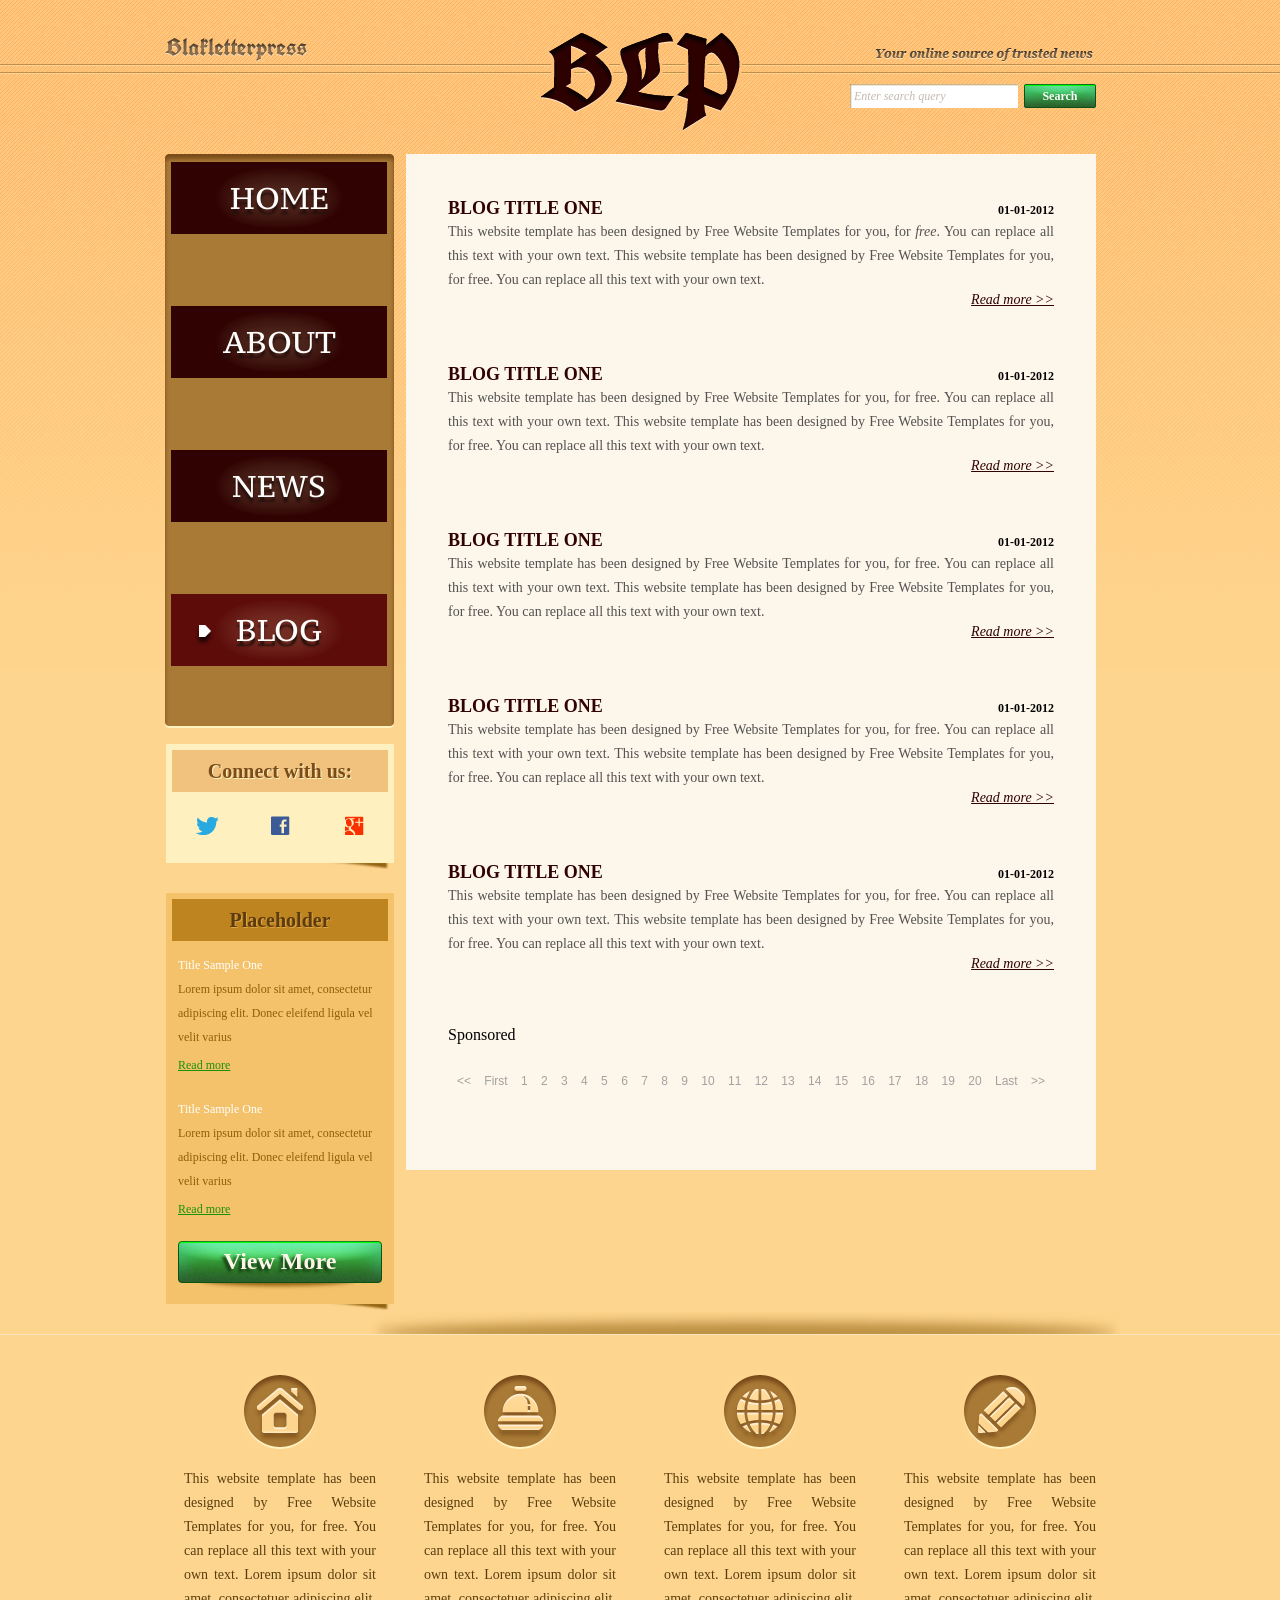
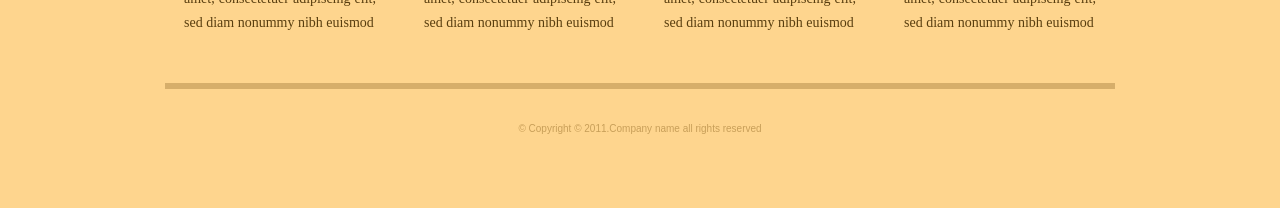
<file: assignment_02/blog_wrong.html>
<!DOCTYPE html>
<!-- Website template by freewebsitetemplates.com -->
<html>
<head>
	<meta charset="utf8">
	<title>Blog - Blakletterpress Website Template</title>
	<title>Blakletterpress</title>
	<link rel="stylesheet" href="css/style.css" type="text/css">
</head>
<body>
	<div id="page">
		<div id="header">
			<div id="motto">
				<a href="index.html" class="sitename" class="brand"><img src="images/blakletterpress.png" height="24" width="142px" alt="SiteName"></a>
				<p>
					<img src="images/header-text.png" height="14" width="218">
				</p>
			</div>
			<div id="logo">
				<a href="index.html"><img src="images/logo.png" alt="LOGO"></a>
			</div>
			<div id="searchbar">
				<form action="#" method="post">
					<input type="text" value="Enter search query" class="txtfield" onBlur="javascript:if(this.value==''){this.value=this.defaultValue;}" onFocus="javascript:if(this.value==this.defaultValue){this.value='';}">
					<input type="submit" value="Search" class="btn">
				</form>
			</div>
		</div>
		<div id="contents">
			<div id="main">
				<div class="body">
					<ul id="list">
						<li>
							<span class="time">01-01-2012</span>
							<h3>BLOG TITLE ONE</h3>
							<p>
								This website template has been designed by Free Website Templates for you, for <i>free</i>. You can replace all this text with your own text. This website template has been designed by Free Website Templates for you, for free. You can replace all this text with your own text.
							</p>
							<a href="blog.html" class="more">Read more >></a>
						</li>
						<li>
							<span class="time">01-01-2012</span>
							<h3>BLOG TITLE ONE</h3>
							<p>
								This website template has been designed by Free Website Templates for you, for free. You can replace all this text with your own text. This website template has been designed by Free Website Templates for you, for free. You can replace all this text with your own text.
							</p>
							<a href="blog.html" class="more">Read more >></a>
						</li>
						<li>
							<span class="time">01-01-2012</span>
							<h3>BLOG TITLE ONE</h3>
							<p>
								This website template has been designed by Free Website Templates for you, for free. You can replace all this text with your own text. This website template has been designed by Free Website Templates for you, for free. You can replace all this text with your own text.
							</p>
							<a href="blog.html" class="more">Read more >></a>
						</li>
						<li>
							<span class="time">01-01-2012</span>
							<h3>BLOG TITLE ONE</h3>
							<p>
								This website template has been designed by Free Website Templates for you, for free. You can replace all this text with your own text. This website template has been designed by Free Website Templates for you, for free. You can replace all this text with your own text.
							</p>
							<a href="blog.html" class="more">Read more >></a>
						</li>
						<li>
							<span class="time">01-01-2012</span>
							<h3>BLOG TITLE ONE</h3>
							<p>
								This website template has been designed by Free Website Templates for you, for free. You can replace all this text with your own text. This website template has been designed by Free Website Templates for you, for free. You can replace all this text with your own text.
							</p>
							<a href="blog.html" class="more">Read more >></a>
						</li>
						<div class="ad">Sponsored</div>
					</ul>
					<div id="pagination">
						<a href="blog.html">&lt;&lt;</a> <a href="blog.html?page=2&sort=new">First</a> <a href="blog.html">1 <a href="blog.html">2</a> <a href="blog.html">3</a> <a href="blog.html">4</a> <a href="blog.html">5</a> <a href="blog.html">6</a> <a href="blog.html">7</a> <a href="blog.html">8</a> <a href="blog.html">9</a> <a href="blog.html">10</a> <a href="blog.html">11</a> <a href="blog.html">12</a> <a href="blog.html">13</a> <a href="blog.html">14</a> <a href="blog.html">15</a> <a href="blog.html">16</a> <a href="blog.html">17</a> <a href="blog.html">18</a> <a href="blog.html">19</a> <a href="blog.html">20</a> <a href="blog.html">Last</a> <a href="blog.html">&gt;&gt;</a>
					</div>
				</div>
			</div>
			<div id="sidebar">
				<div id="navigation">
					<div>
						<ul id="list">
							<li>
								<a href="index.html">Home</a>
							</li>
							<li>
								<a href="about.html">About</a>
							</li>
							<li>
								<a href="news.html">News</a>
							</li>
							<li class="selected">
								<a href="blog.html">Blog</a>
							</li>
						</ul>
					</div>
				</div>
				<div class="section">
					<div id="connect">
						<h2>Connect with us:</h2>
						<a href="http://freewebsitetemplates.com/go/twitter/" target="_blank" class="twitter"></a> <a href="http://freewebsitetemplates.com/go/facebook/" target="_blank" class="facebook"></a> <a href="http://freewebsitetemplates.com/go/googleplus/" target="_blank" class="googleplus"></a>
					</div>
				</div>
				<div class="section">
					<div id="posts">
						<h2>Placeholder</h2>
						<ul>
							<li>
								<h5>Title Sample One</h5>
								<p>
									Lorem ipsum dolor sit amet, consectetur adipiscing elit. Donec eleifend ligula vel velit varius
								</p>
								<a href="news.html" class="more">Read more</a>
							</li>
							<li>
								<h5>Title Sample One</h5>
								<p>
									Lorem ipsum dolor sit amet, consectetur adipiscing elit. Donec eleifend ligula vel velit varius
								</p>
								<a href="news.html" class="more">Read more</a>
							</li>
						</ol>
						<a href="" class="btn2">View More</a>
					</div>
				</div>
			</div>
		</div>
		<div id="footer">
			<div>
				<ul id="featured">
					<li>
						<a href="index.html" class="home"></a>
						<p>
							This website template has been designed by Free Website Templates for you, for free. You can replace all this text with your own text. Lorem ipsum dolor sit amet, consectetuer adipiscing elit, sed diam nonummy nibh euismod
						</p>
					</li>
					<li>
						<a href="index.html" class="bell"></a>
						<p>
							This website template has been designed by Free Website Templates for you, for free. You can replace all this text with your own text. Lorem ipsum dolor sit amet, consectetuer adipiscing elit, sed diam nonummy nibh euismod
						</p>
					</li>
					<li>
						<a href="index.html" class="globe"></a>
						<p>
							This website template has been designed by Free Website Templates for you, for free. You can replace all this text with your own text. Lorem ipsum dolor sit amet, consectetuer adipiscing elit, sed diam nonummy nibh euismod
						</p>
					</li>
					<li>
						<a href="index.html" class="pencil"></a>
						<p>
							This website template has been designed by Free Website Templates for you, for free. You can replace all this text with your own text. Lorem ipsum dolor sit amet, consectetuer adipiscing elit, sed diam nonummy nibh euismod
						</p>
					</li>
				</ul>
				<p id="footnote">
					© Copyright © 2011.Company name all rights reserved
				</p>
			</div>
		</div>
	</div>
</body>
</html>
</file>
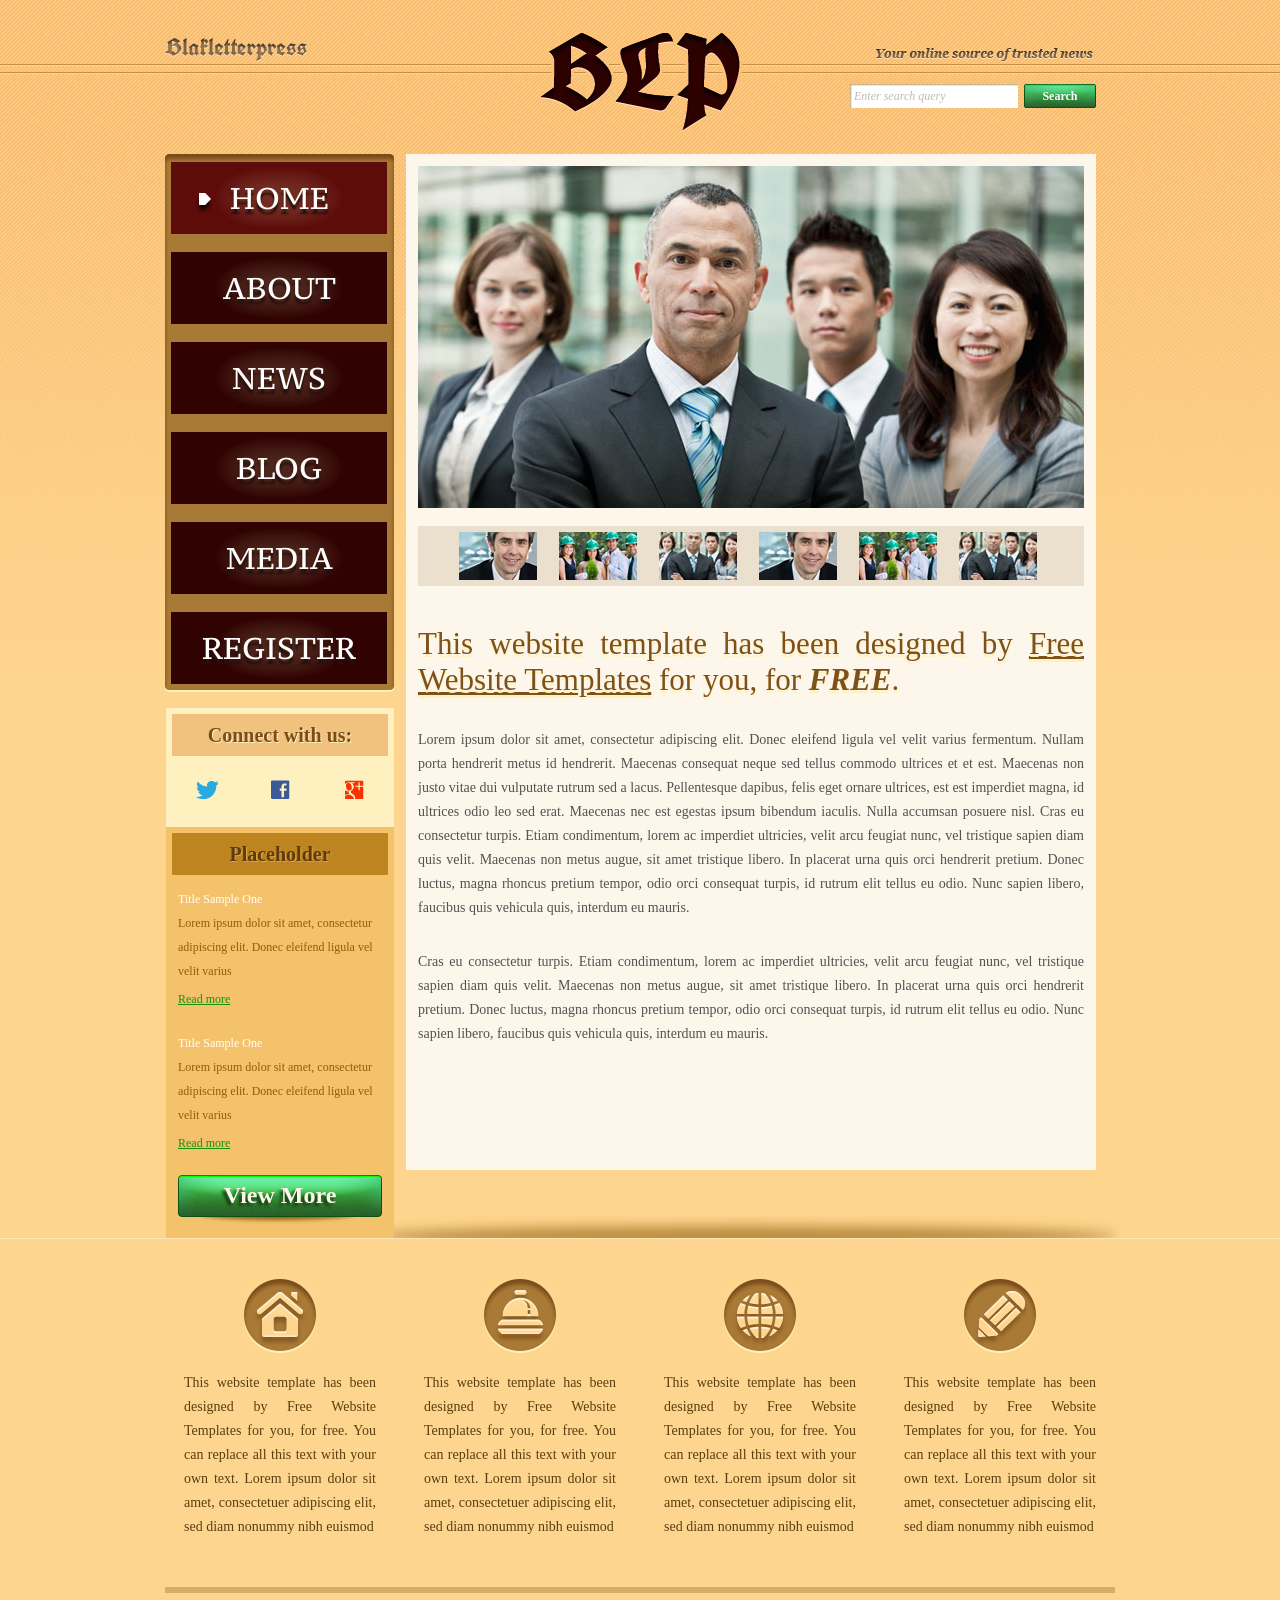
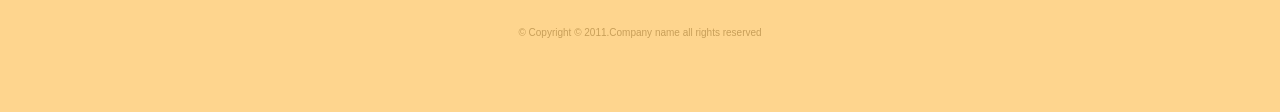
<file: assignment_02/index_new.html>
<!DOCTYPE html>
<!-- Website template by freewebsitetemplates.com -->
<html lang="vi">
<head>
	<meta charset="UTF-8">
	<title>Home - Blakletterpress Website Template</title>
	<link rel="stylesheet" href="css/style.css" type="text/css">
</head>
<body>
	<!-- [SEMANTIC]: Thẻ <main> bao bọc toàn bộ trang web thay cho <div id="page"> -->
	<main id="page">
		
		<!-- [SEMANTIC]: Thẻ <header> bao bọc khu vực đầu trang (Logo, Motto, Thanh tìm kiếm) -->
		<header id="header">
			<div id="motto">
				<a href="index.html" class="sitename"><img src="images/blakletterpress.png" height="24" width="142" alt="SiteName"></a>
				<p>
					<img src="images/header-text.png" height="14" width="218" alt="Text">
				</p>
			</div>
			<div id="logo">
				<a href="index.html"><img src="images/logo.png" alt="LOGO"></a>
			</div>
			
			<!-- Thẻ <form> giữ nguyên chức năng tìm kiếm -->
			<div id="searchbar">
				<form action="#" method="post">
					<input type="text" value="Enter search query" class="txtfield" onBlur="javascript:if(this.value==''){this.value=this.defaultValue;}" onFocus="javascript:if(this.value==this.defaultValue){this.value='';}">
					<input type="submit" value="Search" class="btn">
				</form>
			</div>
		</header>

		<!-- Khối chứa nội dung chính và thanh bên -->
		<div id="contents">
			
			<!-- [SEMANTIC]: Thẻ <section> cho khu vực nội dung chính của trang chủ -->
			<section id="main">
				
				<!-- [SEMANTIC]: Thẻ <figure> bao bọc thư viện bộ sưu tập ảnh (Gallery) -->
				<figure id="gallery">
					<div>
						<img src="images/team-large.jpg" alt="Team Large">
					</div>
					<ul>
						<li>
							<img src="images/smiling.jpg" alt="Smiling">
						</li>
						<li>
							<img src="images/ecofriends.jpg" alt="Eco Friends">
						</li>
						<li>
							<img src="images/team.jpg" alt="Team">
						</li>
						<li>
							<img src="images/smiling.jpg" alt="Smiling">
						</li>
						<li>
							<img src="images/ecofriends.jpg" alt="Eco Friends">
						</li>
						<li>
							<img src="images/team.jpg" alt="Team">
						</li>
					</ul>
				</figure>

				<!-- [SEMANTIC]: Thẻ <article> bao bọc bài viết giới thiệu chính trên trang chủ -->
				<article class="body">
					<h1>This website template has been designed by <a href="http://www.freewebsitetemplates.com/">Free Website Templates</a> for you, for <em>free</em>.</h1>
					<p>
						Lorem ipsum dolor sit amet, consectetur adipiscing elit. Donec eleifend ligula vel velit varius fermentum. Nullam porta hendrerit metus id hendrerit. Maecenas consequat neque sed tellus commodo ultrices et et est. Maecenas non justo vitae dui vulputate rutrum sed a lacus. Pellentesque dapibus, felis eget ornare ultrices, est est imperdiet magna, id ultrices odio leo sed erat. Maecenas nec est egestas ipsum bibendum iaculis. Nulla accumsan posuere nisl. Cras eu consectetur turpis. Etiam condimentum, lorem ac imperdiet ultricies, velit arcu feugiat nunc, vel tristique sapien diam quis velit. Maecenas non metus augue, sit amet tristique libero. In placerat urna quis orci hendrerit pretium. Donec luctus, magna rhoncus pretium tempor, odio orci consequat turpis, id rutrum elit tellus eu odio. Nunc sapien libero, faucibus quis vehicula quis, interdum eu mauris.
					</p>
					<p>
						Cras eu consectetur turpis. Etiam condimentum, lorem ac imperdiet ultricies, velit arcu feugiat nunc, vel tristique sapien diam quis velit. Maecenas non metus augue, sit amet tristique libero. In placerat urna quis orci hendrerit pretium. Donec luctus, magna rhoncus pretium tempor, odio orci consequat turpis, id rutrum elit tellus eu odio. Nunc sapien libero, faucibus quis vehicula quis, interdum eu mauris.
					</p>
				</article>

			</section>

			<!-- [SEMANTIC]: Thẻ <aside> bao bọc thanh bên (Sidebar) -->
			<aside id="sidebar">
				
				<!-- [SEMANTIC]: Thẻ <nav> bao bọc danh sách điều hướng menu chính -->
				<nav id="navigation">
					<div>
						<ul>
							<li class="selected">
								<a href="index.html">Home</a>
							</li>
							<li>
								<a href="about.html">About</a>
							</li>
							<li>
								<a href="news.html">News</a>
							</li>
							<li>
								<a href="blog.html">Blog</a>
							</li>
							<!-- Đã bổ sung liên kết tới trang Media & Register -->
							<li>
								<a href="media.html">Media</a>
							</li>
							<li>
								<a href="register.html">Register</a>
							</li>
						</ul>
					</div>
				</nav>

				<!-- [SEMANTIC]: Thẻ <section> cho khối kết nối mạng xã hội -->
				<section class="section">
					<div id="connect">
						<h2>Connect with us:</h2>
						<a href="http://freewebsitetemplates.com/go/twitter/" target="_blank" class="twitter"></a> 
						<a href="http://freewebsitetemplates.com/go/facebook/" target="_blank" class="facebook"></a> 
						<a href="http://freewebsitetemplates.com/go/googleplus/" target="_blank" class="googleplus"></a>
					</div>
				</section>

				<!-- [SEMANTIC]: Thẻ <section> cho khối bài viết nổi bật Placeholder -->
				<section class="section">
					<div id="posts">
						<h2>Placeholder</h2>
						<ul>
							<li>
								<h5>Title Sample One</h5>
								<p>
									Lorem ipsum dolor sit amet, consectetur adipiscing elit. Donec eleifend ligula vel velit varius
								</p>
								<a href="news.html" class="more">Read more</a>
							</li>
							<li>
								<h5>Title Sample One</h5>
								<p>
									Lorem ipsum dolor sit amet, consectetur adipiscing elit. Donec eleifend ligula vel velit varius
								</p>
								<a href="news.html" class="more">Read more</a>
							</li>
						</ul>
						<a href="news.html" class="btn2">View More</a>
					</div>
				</section>

			</aside>
		</div>

		<!-- [SEMANTIC]: Thẻ <footer> chân trang toàn bộ website -->
		<footer id="footer">
			<div>
				<ul id="featured">
					<li>
						<a href="index.html" class="home"></a>
						<p>
							This website template has been designed by Free Website Templates for you, for free. You can replace all this text with your own text. Lorem ipsum dolor sit amet, consectetuer adipiscing elit, sed diam nonummy nibh euismod
						</p>
					</li>
					<li>
						<a href="index.html" class="bell"></a>
						<p>
							This website template has been designed by Free Website Templates for you, for free. You can replace all this text with your own text. Lorem ipsum dolor sit amet, consectetuer adipiscing elit, sed diam nonummy nibh euismod
						</p>
					</li>
					<li>
						<a href="index.html" class="globe"></a>
						<p>
							This website template has been designed by Free Website Templates for you, for free. You can replace all this text with your own text. Lorem ipsum dolor sit amet, consectetuer adipiscing elit, sed diam nonummy nibh euismod
						</p>
					</li>
					<li>
						<a href="index.html" class="pencil"></a>
						<p>
							This website template has been designed by Free Website Templates for you, for free. You can replace all this text with your own text. Lorem ipsum dolor sit amet, consectetuer adipiscing elit, sed diam nonummy nibh euismod
						</p>
					</li>
				</ul>
				<p id="footnote">
					© Copyright © 2011.Company name all rights reserved
				</p>
			</div>
		</footer>

	</main>
</body>
</html>
</file>
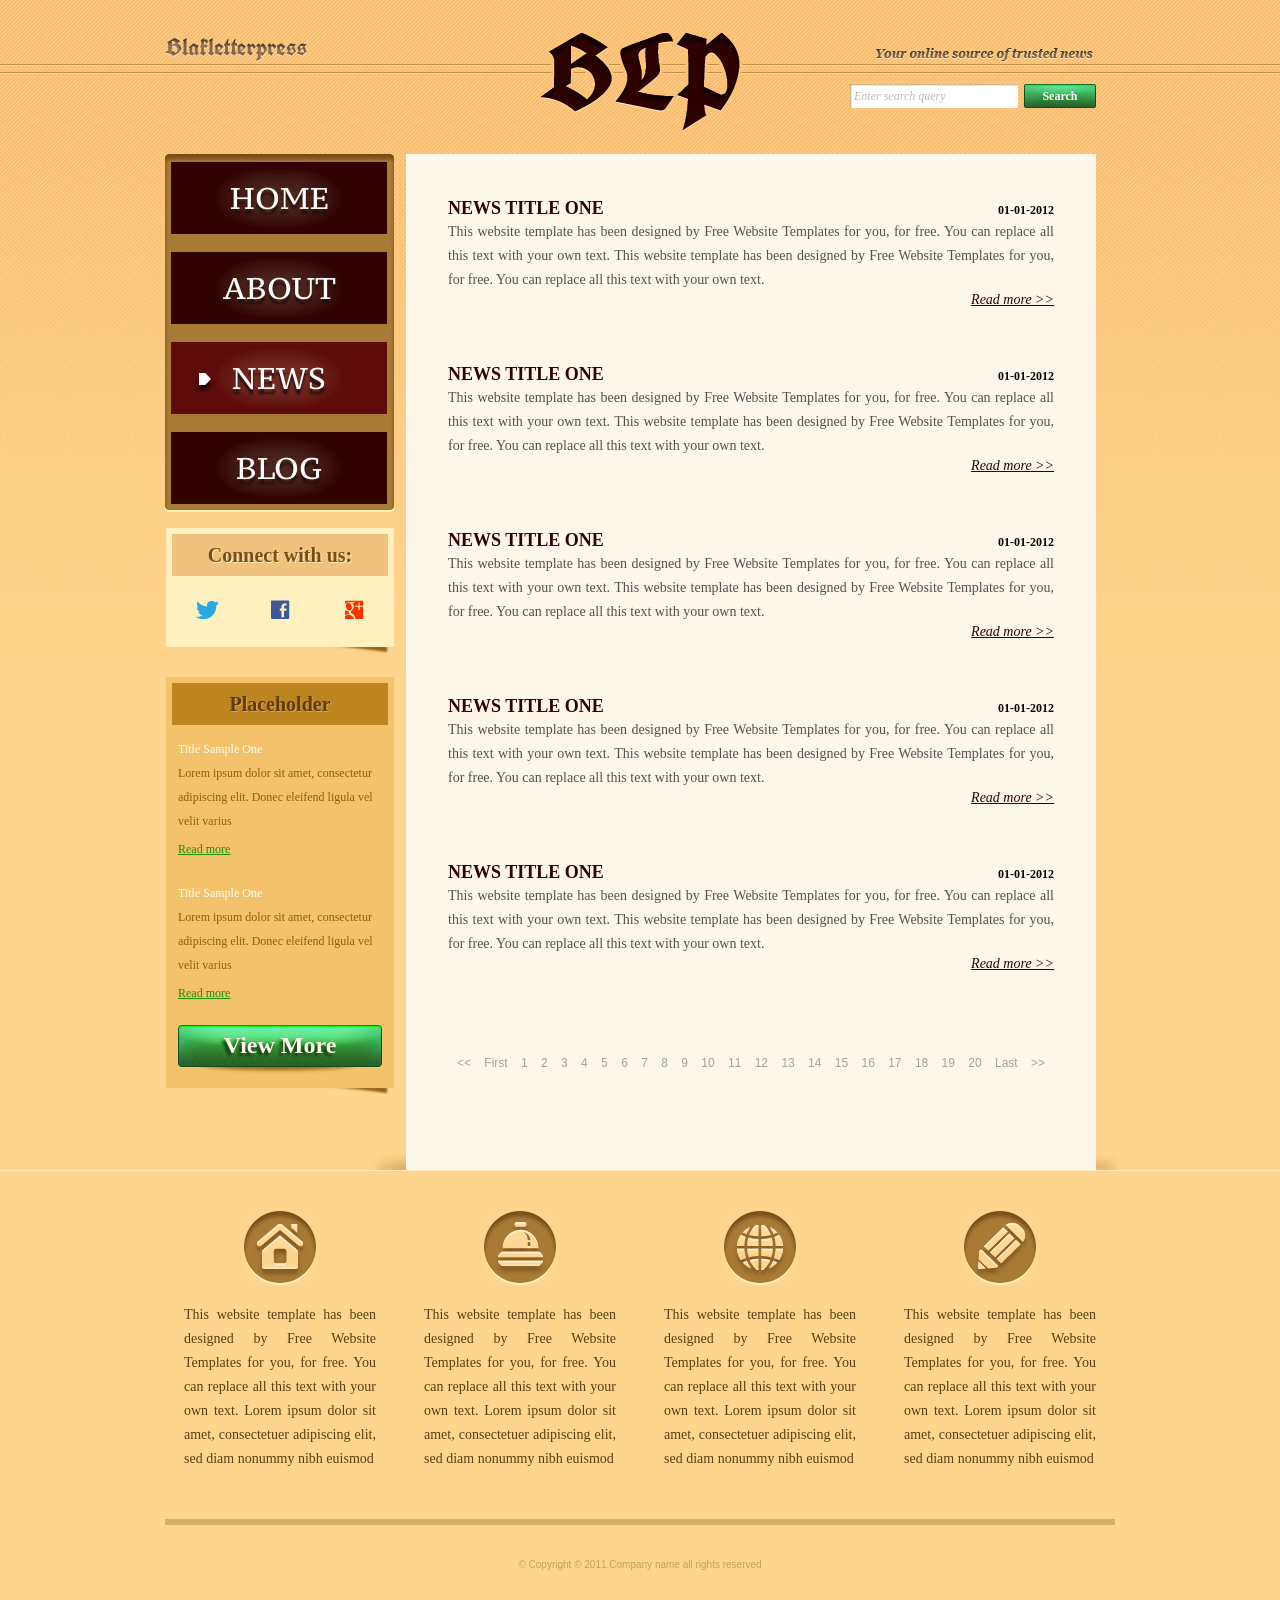
<file: assignment_02/news.html>
<!DOCTYPE html>
<!-- Website template by freewebsitetemplates.com -->
<html>
<head>
	<meta charset="UTF-8">
	<title>News - Blakletterpress Website Template</title>
	<link rel="stylesheet" href="css/style.css" type="text/css">
</head>
<body>
	<div id="page">
		<div id="header">
			<div id="motto">
				<a href="index.html" class="sitename"><img src="images/blakletterpress.png" height="24" width="142" alt="SiteName"></a>
				<p>
					<img src="images/header-text.png" height="14" width="218" alt="Text">
				</p>
			</div>
			<div id="logo">
				<a href="index.html"><img src="images/logo.png" alt="LOGO"></a>
			</div>
			<div id="searchbar">
				<form action="#" method="post">
					<input type="text" value="Enter search query" class="txtfield" onBlur="javascript:if(this.value==''){this.value=this.defaultValue;}" onFocus="javascript:if(this.value==this.defaultValue){this.value='';}">
					<input type="submit" value="Search" class="btn">
				</form>
			</div>
		</div>
		<div id="contents">
			<div id="main">
				<div class="body">
					<ul id="list">
						<li>
							<span class="time">01-01-2012</span>
							<h3>NEWS TITLE ONE</h3>
							<p>
								This website template has been designed by Free Website Templates for you, for free. You can replace all this text with your own text. This website template has been designed by Free Website Templates for you, for free. You can replace all this text with your own text.
							</p>
							<a href="news.html" class="more">Read more >></a>
						</li>
						<li>
							<span class="time">01-01-2012</span>
							<h3>NEWS TITLE ONE</h3>
							<p>
								This website template has been designed by Free Website Templates for you, for free. You can replace all this text with your own text. This website template has been designed by Free Website Templates for you, for free. You can replace all this text with your own text.
							</p>
							<a href="news.html" class="more">Read more >></a>
						</li>
						<li>
							<span class="time">01-01-2012</span>
							<h3>NEWS TITLE ONE</h3>
							<p>
								This website template has been designed by Free Website Templates for you, for free. You can replace all this text with your own text. This website template has been designed by Free Website Templates for you, for free. You can replace all this text with your own text.
							</p>
							<a href="news.html" class="more">Read more >></a>
						</li>
						<li>
							<span class="time">01-01-2012</span>
							<h3>NEWS TITLE ONE</h3>
							<p>
								This website template has been designed by Free Website Templates for you, for free. You can replace all this text with your own text. This website template has been designed by Free Website Templates for you, for free. You can replace all this text with your own text.
							</p>
							<a href="news.html" class="more">Read more >></a>
						</li>
						<li>
							<span class="time">01-01-2012</span>
							<h3>NEWS TITLE ONE</h3>
							<p>
								This website template has been designed by Free Website Templates for you, for free. You can replace all this text with your own text. This website template has been designed by Free Website Templates for you, for free. You can replace all this text with your own text.
							</p>
							<a href="news.html" class="more">Read more >></a>
						</li>
					</ul>
					<div id="pagination">
						<a href="news.html">&lt;&lt;</a> <a href="news.html">First</a> <a href="news.html">1</a> <a href="news.html">2</a> <a href="news.html">3</a> <a href="news.html">4</a> <a href="news.html">5</a> <a href="news.html">6</a> <a href="news.html">7</a> <a href="news.html">8</a> <a href="news.html">9</a> <a href="news.html">10</a> <a href="news.html">11</a> <a href="news.html">12</a> <a href="news.html">13</a> <a href="news.html">14</a> <a href="news.html">15</a> <a href="news.html">16</a> <a href="news.html">17</a> <a href="news.html">18</a> <a href="news.html">19</a> <a href="news.html">20</a> <a href="news.html">Last</a> <a href="news.html">&gt;&gt;</a>
					</div>
				</div>
			</div>
			<div id="sidebar">
				<div id="navigation">
					<div>
						<ul>
							<li>
								<a href="index.html">Home</a>
							</li>
							<li>
								<a href="about.html">About</a>
							</li>
							<li class="selected">
								<a href="news.html">News</a>
							</li>
							<li>
								<a href="blog.html">Blog</a>
							</li>
						</ul>
					</div>
				</div>
				<div class="section">
					<div id="connect">
						<h2>Connect with us:</h2>
						<a href="http://freewebsitetemplates.com/go/twitter/" target="_blank" class="twitter"></a> <a href="http://freewebsitetemplates.com/go/facebook/" target="_blank" class="facebook"></a> <a href="http://freewebsitetemplates.com/go/googleplus/" target="_blank" class="googleplus"></a>
					</div>
				</div>
				<div class="section">
					<div id="posts">
						<h2>Placeholder</h2>
						<ul>
							<li>
								<h5>Title Sample One</h5>
								<p>
									Lorem ipsum dolor sit amet, consectetur adipiscing elit. Donec eleifend ligula vel velit varius
								</p>
								<a href="news.html" class="more">Read more</a>
							</li>
							<li>
								<h5>Title Sample One</h5>
								<p>
									Lorem ipsum dolor sit amet, consectetur adipiscing elit. Donec eleifend ligula vel velit varius
								</p>
								<a href="news.html" class="more">Read more</a>
							</li>
						</ul>
						<a href="news.html" class="btn2">View More</a>
					</div>
				</div>
			</div>
		</div>
		<div id="footer">
			<div>
				<ul id="featured">
					<li>
						<a href="index.html" class="home"></a>
						<p>
							This website template has been designed by Free Website Templates for you, for free. You can replace all this text with your own text. Lorem ipsum dolor sit amet, consectetuer adipiscing elit, sed diam nonummy nibh euismod
						</p>
					</li>
					<li>
						<a href="index.html" class="bell"></a>
						<p>
							This website template has been designed by Free Website Templates for you, for free. You can replace all this text with your own text. Lorem ipsum dolor sit amet, consectetuer adipiscing elit, sed diam nonummy nibh euismod
						</p>
					</li>
					<li>
						<a href="index.html" class="globe"></a>
						<p>
							This website template has been designed by Free Website Templates for you, for free. You can replace all this text with your own text. Lorem ipsum dolor sit amet, consectetuer adipiscing elit, sed diam nonummy nibh euismod
						</p>
					</li>
					<li>
						<a href="index.html" class="pencil"></a>
						<p>
							This website template has been designed by Free Website Templates for you, for free. You can replace all this text with your own text. Lorem ipsum dolor sit amet, consectetuer adipiscing elit, sed diam nonummy nibh euismod
						</p>
					</li>
				</ul>
				<p id="footnote">
					© Copyright © 2011.Company name all rights reserved
				</p>
			</div>
		</div>
	</div>
</body>
</html>
</file>
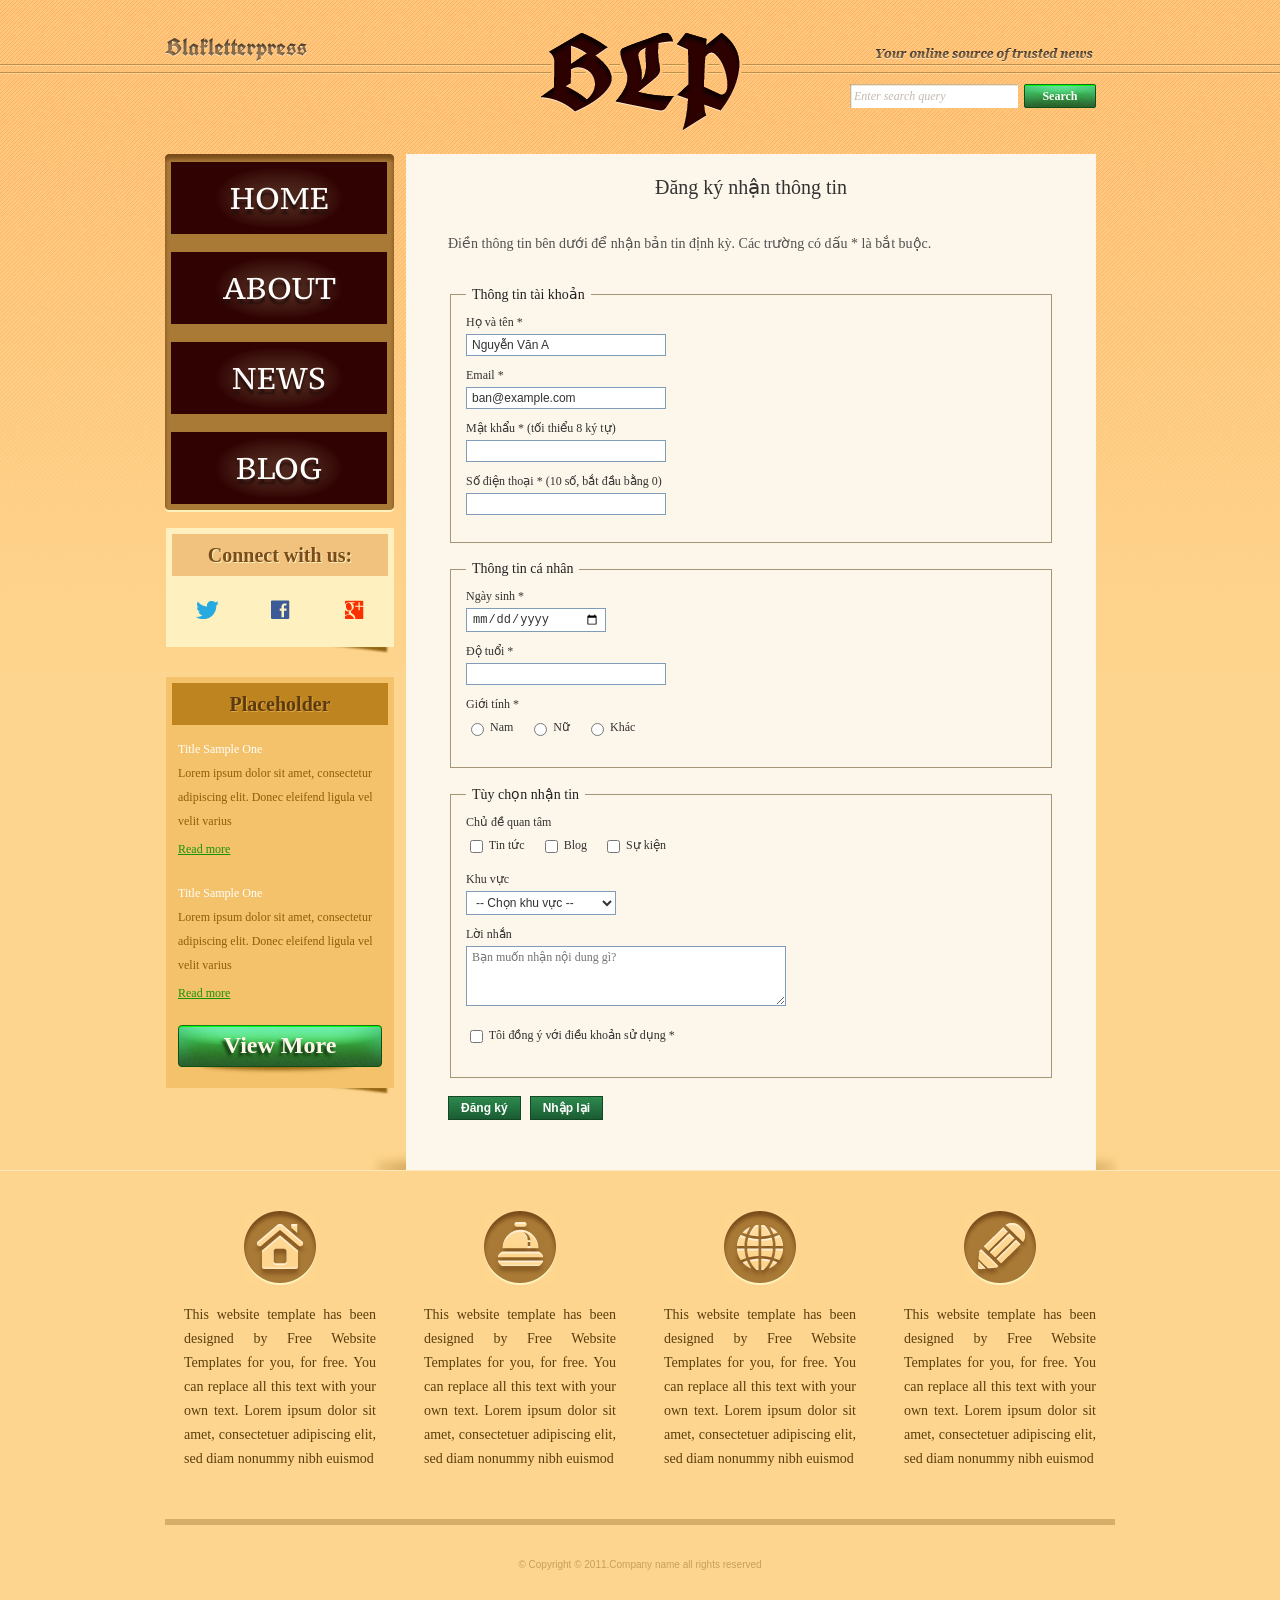
<file: assignment_02/register.html>
<!DOCTYPE html>
<!-- Website template by freewebsitetemplates.com -->
<html lang="vi">
<head>
	<meta charset="UTF-8">
	<title>Register - Blakletterpress Website Template</title>
	<link rel="stylesheet" href="css/style.css" type="text/css">
	
	<!-- CSS Tinh chỉnh giao diện giống hệt mẫu trong ảnh -->
	<style>
		/* Tiêu đề & mô tả chính */
		.register-container h2 {
			font-size: 22px;
			color: #333;
			margin-bottom: 12px;
			font-weight: normal;
		}

		.register-container .description {
			font-size: 12px;
			color: #444;
			margin-bottom: 20px;
		}

		/* Khung fieldset và legend theo thiết kế trong ảnh */
		.register-form fieldset {
			border: 1px solid #a69677;
			margin-bottom: 18px;
			padding: 12px 15px 15px 15px;
			background: transparent;
		}

		.register-form legend {
			font-size: 14px;
			font-weight: normal;
			color: #222;
			padding: 0 6px;
		}

		/* Định dạng các trường nhập liệu */
		.register-form .form-group {
			margin-bottom: 12px;
		}

		.register-form label {
			display: block;
			font-size: 12px;
			color: #333;
			margin-bottom: 4px;
		}

		.register-form input[type="text"],
		.register-form input[type="email"],
		.register-form input[type="password"],
		.register-form input[type="tel"],
		.register-form input[type="date"],
		.register-form input[type="number"],
		.register-form select,
		.register-form textarea {
			border: 1px solid #7f9db9;
			padding: 3px 5px;
			font-size: 12px;
			color: #333;
			background-color: #fff;
			box-sizing: border-box;
		}

		.register-form input[type="text"],
		.register-form input[type="email"],
		.register-form input[type="password"],
		.register-form input[type="tel"],
		.register-form input[type="number"] {
			width: 200px;
		}

		.register-form input[type="date"] {
			width: 140px;
		}

		.register-form select {
			width: 150px;
		}

		.register-form textarea {
			width: 320px;
			height: 60px;
			font-family: inherit;
		}

		/* Định dạng các ô Radio & Checkbox nằm ngang */
		.register-form .radio-group,
		.register-form .checkbox-group {
			margin-top: 5px;
		}

		.register-form .radio-group label,
		.register-form .checkbox-group label {
			display: inline-block;
			margin-right: 12px;
			font-weight: normal;
		}

		.register-form .radio-group input,
		.register-form .checkbox-group input {
			vertical-align: middle;
			margin-right: 3px;
		}

		/* Nút bấm Đăng ký & Nhập lại màu xanh lá gradient */
		.register-form .btn-container {
			margin-top: 10px;
		}

		.register-form .btn-green {
			background: linear-gradient(to bottom, #2d8a4e 0%, #1a5c32 100%);
			background-color: #2d8a4e;
			color: #ffffff;
			border: 1px solid #144726;
			padding: 4px 12px;
			font-size: 12px;
			font-weight: bold;
			cursor: pointer;
			margin-right: 5px;
		}

		.register-form .btn-green:hover {
			background: linear-gradient(to bottom, #349e59 0%, #1e6b3b 100%);
		}
	</style>
</head>
<body>
	<div id="page">
		<!-- HEADER -->
		<div id="header">
			<div id="motto">
				<a href="index.html" class="sitename"><img src="images/blakletterpress.png" height="24" width="142" alt="SiteName"></a>
				<p>
					<img src="images/header-text.png" height="14" width="218" alt="Text">
				</p>
			</div>
			<div id="logo">
				<a href="index.html"><img src="images/logo.png" alt="LOGO"></a>
			</div>
			<div id="searchbar">
				<form action="#" method="post">
					<input type="text" value="Enter search query" class="txtfield" onBlur="javascript:if(this.value==''){this.value=this.defaultValue;}" onFocus="javascript:if(this.value==this.defaultValue){this.value='';}">
					<input type="submit" value="Search" class="btn">
				</form>
			</div>
		</div>

		<!-- CONTENTS -->
		<div id="contents">
			<div id="main">
				<div class="body register-container">
					<h2>Đăng ký nhận thông tin</h2>
					<p class="description">
						Điền thông tin bên dưới để nhận bản tin định kỳ. Các trường có dấu * là bắt buộc.
					</p>

					<!-- FORM ĐĂNG KÝ THEO ĐÚNG MẪU ẢNH -->
					<form action="#" method="post" class="register-form">
						
						<!-- 1. Thông tin tài khoản -->
						<fieldset>
							<legend>Thông tin tài khoản</legend>
							
							<div class="form-group">
								<label for="fullname">Họ và tên *</label>
								<input type="text" id="fullname" name="fullname" value="Nguyễn Văn A">
							</div>

							<div class="form-group">
								<label for="email">Email *</label>
								<input type="email" id="email" name="email" value="ban@example.com">
							</div>

							<div class="form-group">
								<label for="password">Mật khẩu * (tối thiểu 8 ký tự)</label>
								<input type="password" id="password" name="password">
							</div>

							<div class="form-group">
								<label for="phone">Số điện thoại * (10 số, bắt đầu bằng 0)</label>
								<input type="tel" id="phone" name="phone">
							</div>
						</fieldset>

						<!-- 2. Thông tin cá nhân -->
						<fieldset>
							<legend>Thông tin cá nhân</legend>
							
							<div class="form-group">
								<label for="dob">Ngày sinh *</label>
								<input type="date" id="dob" name="dob" placeholder="mm/dd/yyyy">
							</div>

							<div class="form-group">
								<label for="age">Độ tuổi *</label>
								<input type="number" id="age" name="age">
							</div>

							<div class="form-group">
								<label>Giới tính *</label>
								<div class="radio-group">
									<label><input type="radio" name="gender" value="nam"> Nam</label>
									<label><input type="radio" name="gender" value="nu"> Nữ</label>
									<label><input type="radio" name="gender" value="khac"> Khác</label>
								</div>
							</div>
						</fieldset>

						<!-- 3. Tùy chọn nhận tin -->
						<fieldset>
							<legend>Tùy chọn nhận tin</legend>
							
							<div class="form-group">
								<label>Chủ đề quan tâm</label>
								<div class="checkbox-group">
									<label><input type="checkbox" name="topic[]" value="tintuc"> Tin tức</label>
									<label><input type="checkbox" name="topic[]" value="blog"> Blog</label>
									<label><input type="checkbox" name="topic[]" value="sukien"> Sự kiện</label>
								</div>
							</div>

							<div class="form-group">
								<label for="region">Khu vực</label>
								<select id="region" name="region">
									<option value="">-- Chọn khu vực --</option>
									<option value="mmien-bac">Miền Bắc</option>
									<option value="mien-trung">Miền Trung</option>
									<option value="mien-nam">Miền Nam</option>
								</select>
							</div>

							<div class="form-group">
								<label for="note">Lời nhắn</label>
								<textarea id="note" name="note" placeholder="Bạn muốn nhận nội dung gì?"></textarea>
							</div>

							<div class="form-group" style="margin-top: 15px;">
								<label style="display: inline-block;">
									<input type="checkbox" name="agree" style="vertical-align: middle;"> Tôi đồng ý với điều khoản sử dụng *
								</label>
							</div>
						</fieldset>

						<!-- Nút bấm Đăng ký & Nhập lại -->
						<div class="btn-container">
							<input type="submit" value="Đăng ký" class="btn-green">
							<input type="reset" value="Nhập lại" class="btn-green">
						</div>

					</form>
				</div>
			</div>

			<!-- SIDEBAR -->
			<div id="sidebar">
				<div id="navigation">
					<div>
						<ul>
							<li>
								<a href="index.html">Home</a>
							</li>
							<li>
								<a href="about.html">About</a>
							</li>
							<li>
								<a href="news.html">News</a>
							</li>
							<li>
								<a href="blog.html">Blog</a>
							</li>
						</ul>
					</div>
				</div>
				<div class="section">
					<div id="connect">
						<h2>Connect with us:</h2>
						<a href="http://freewebsitetemplates.com/go/twitter/" target="_blank" class="twitter"></a> 
						<a href="http://freewebsitetemplates.com/go/facebook/" target="_blank" class="facebook"></a> 
						<a href="http://freewebsitetemplates.com/go/googleplus/" target="_blank" class="googleplus"></a>
					</div>
				</div>
				<div class="section">
					<div id="posts">
						<h2>Placeholder</h2>
						<ul>
							<li>
								<h5>Title Sample One</h5>
								<p>
									Lorem ipsum dolor sit amet, consectetur adipiscing elit. Donec eleifend ligula vel velit varius
								</p>
								<a href="news.html" class="more">Read more</a>
							</li>
							<li>
								<h5>Title Sample One</h5>
								<p>
									Lorem ipsum dolor sit amet, consectetur adipiscing elit. Donec eleifend ligula vel velit varius
								</p>
								<a href="news.html" class="more">Read more</a>
							</li>
						</ul>
						<a href="news.html" class="btn2">View More</a>
					</div>
				</div>
			</div>
		</div>

		<!-- FOOTER -->
		<div id="footer">
			<div>
				<ul id="featured">
					<li>
						<a href="index.html" class="home"></a>
						<p>
							This website template has been designed by Free Website Templates for you, for free. You can replace all this text with your own text. Lorem ipsum dolor sit amet, consectetuer adipiscing elit, sed diam nonummy nibh euismod
						</p>
					</li>
					<li>
						<a href="index.html" class="bell"></a>
						<p>
							This website template has been designed by Free Website Templates for you, for free. You can replace all this text with your own text. Lorem ipsum dolor sit amet, consectetuer adipiscing elit, sed diam nonummy nibh euismod
						</p>
					</li>
					<li>
						<a href="index.html" class="globe"></a>
						<p>
							This website template has been designed by Free Website Templates for you, for free. You can replace all this text with your own text. Lorem ipsum dolor sit amet, consectetuer adipiscing elit, sed diam nonummy nibh euismod
						</p>
					</li>
					<li>
						<a href="index.html" class="pencil"></a>
						<p>
							This website template has been designed by Free Website Templates for you, for free. You can replace all this text with your own text. Lorem ipsum dolor sit amet, consectetuer adipiscing elit, sed diam nonummy nibh euismod
						</p>
					</li>
				</ul>
				<p id="footnote">
					© Copyright © 2011.Company name all rights reserved
				</p>
			</div>
		</div>
	</div>
</body>
</html>
</file>
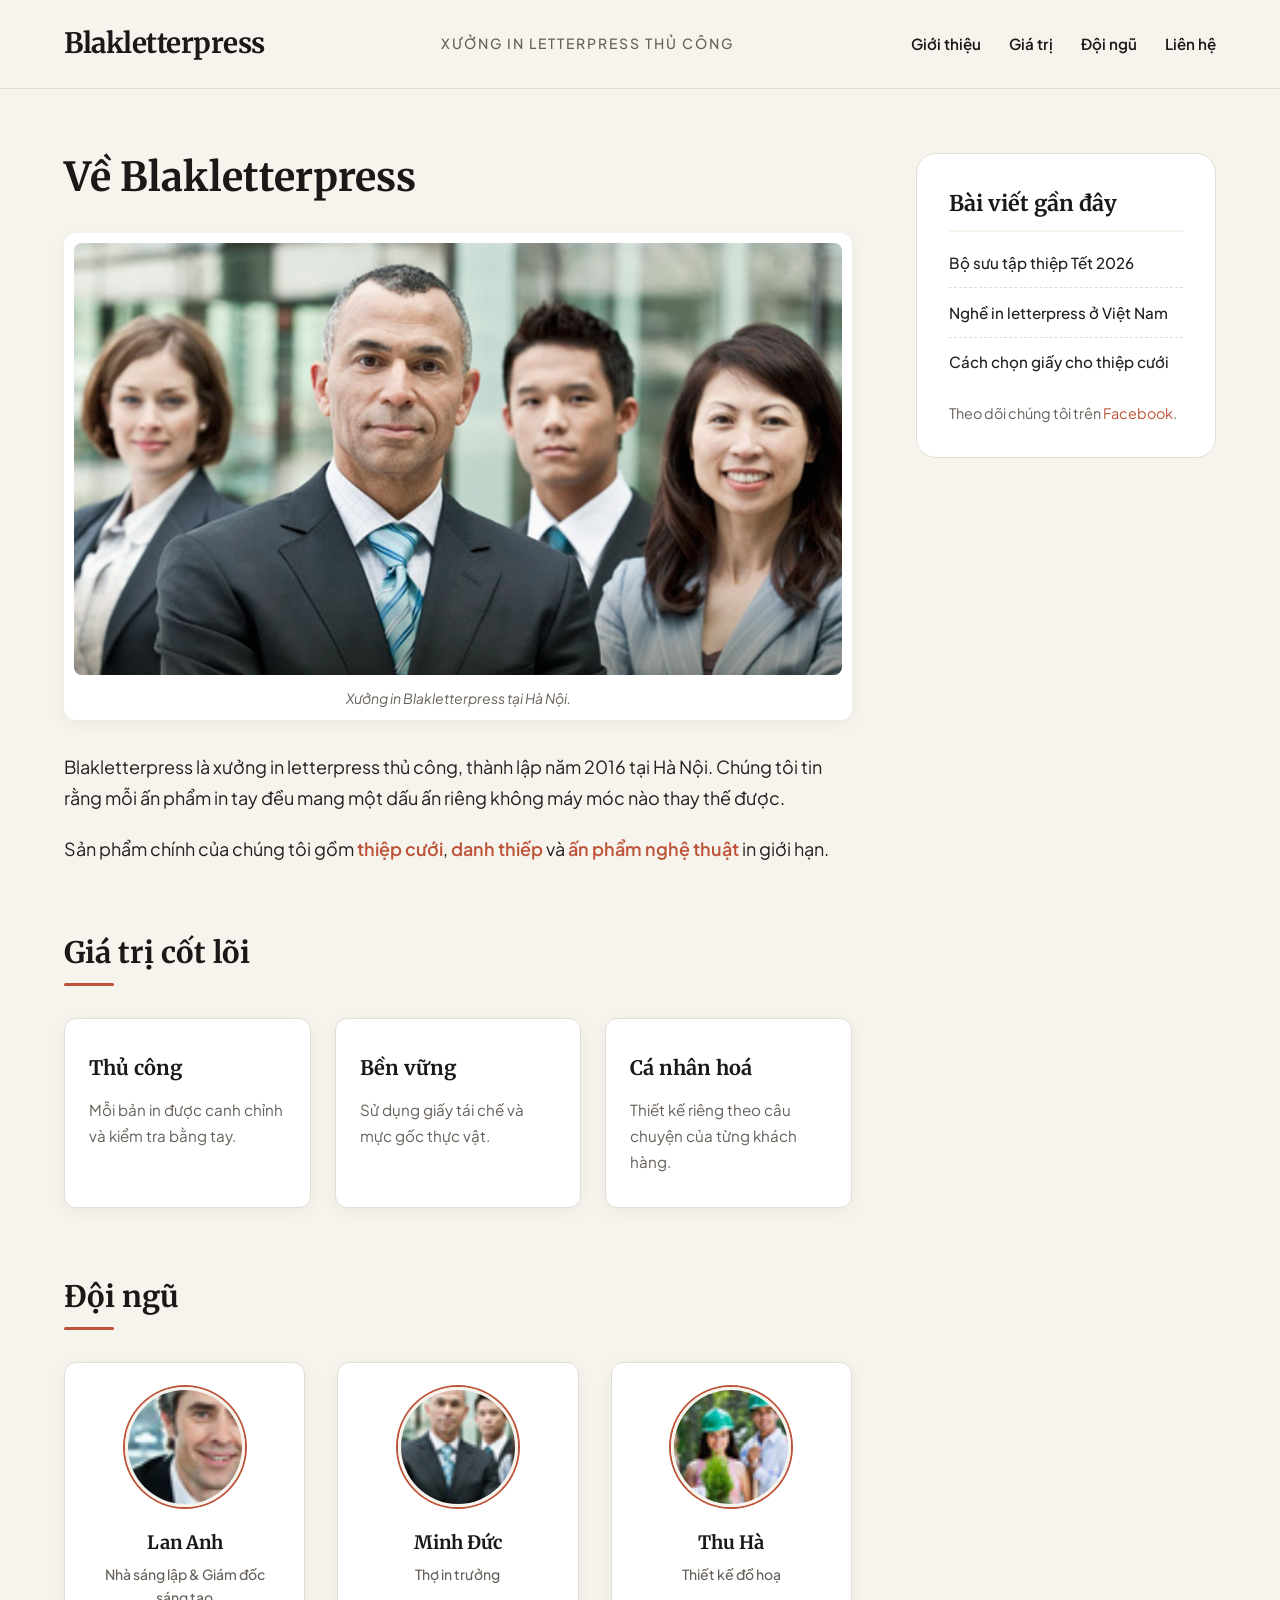
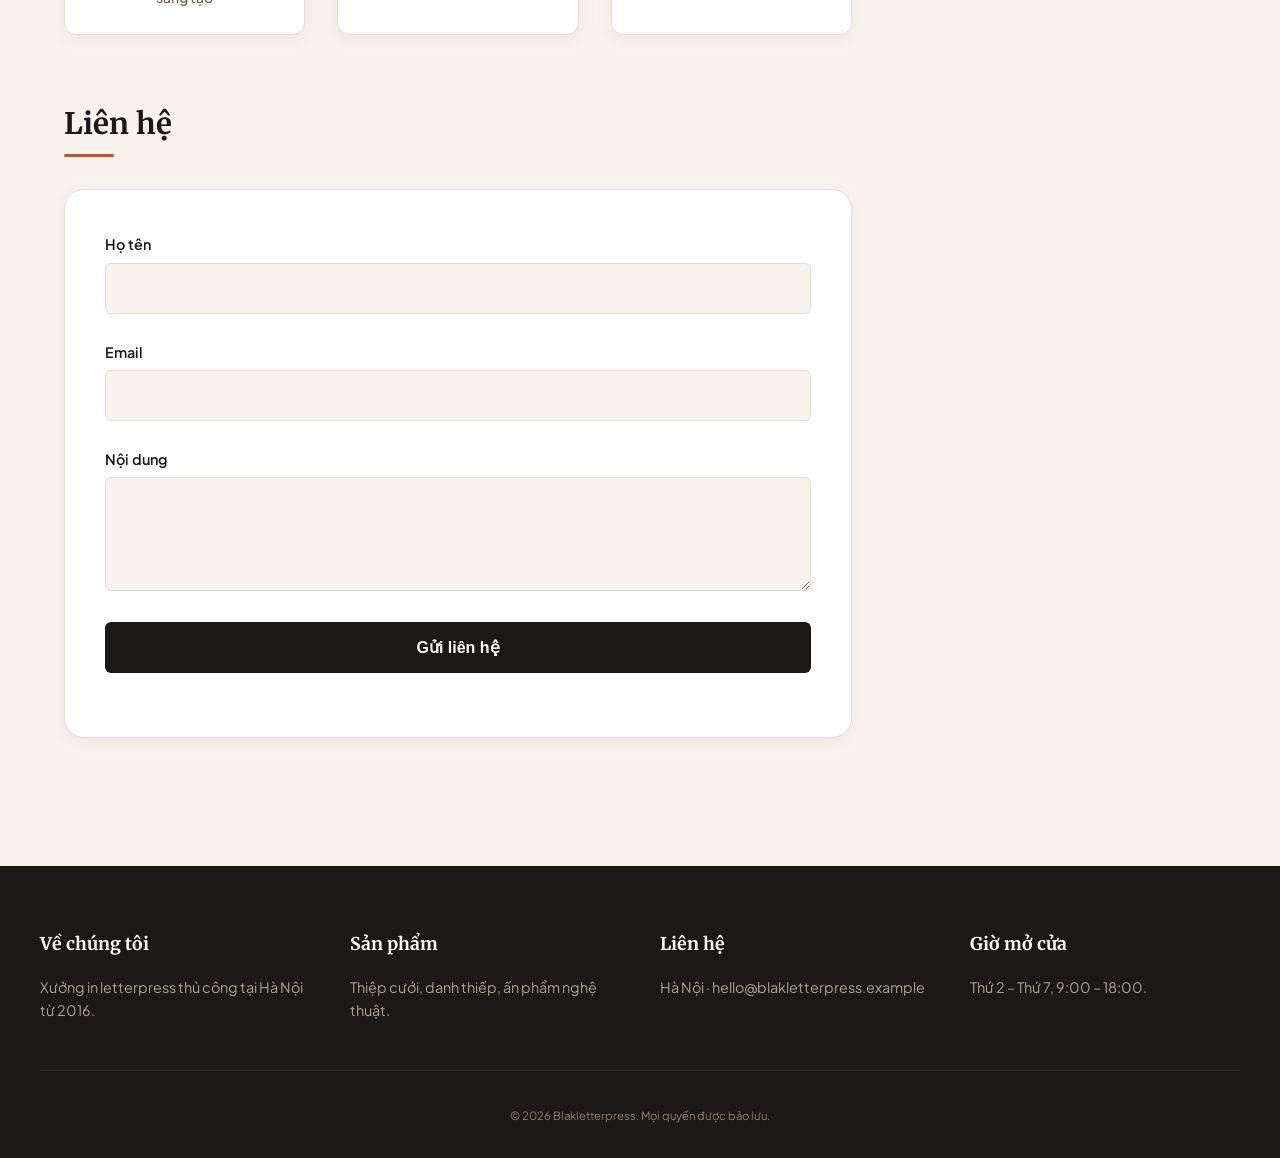
<file: assignment_031/trang-goc.html>
<!DOCTYPE html>
<html lang="vi">
<head>
	<meta charset="UTF-8">
	<meta name="viewport" content="width=device-width, initial-scale=1.0">
	<meta name="description" content="Giới thiệu Blakletterpress — xưởng in letterpress thủ công tại Hà Nội.">
	<title>Giới thiệu — Blakletterpress</title>

	<!-- SV (Hoạt động 1): tạo file style.css trong cùng thư mục và giữ dòng <link> dưới đây. -->
	<link rel="stylesheet" href="style.css">
</head>
<body>

	<header class="site-header">
		<a href="#" class="site-name">Blakletterpress</a>
		<p class="tagline">Xưởng in letterpress thủ công</p>
		<nav class="main-nav" aria-label="Chính">
			<ul>
				<li><a href="#gioi-thieu">Giới thiệu</a></li>
				<li><a href="#gia-tri">Giá trị</a></li>
				<li><a href="#doi-ngu">Đội ngũ</a></li>
				<li><a href="#lien-he">Liên hệ</a></li>
			</ul>
		</nav>
	</header>

	<div class="layout">
		<main>

			<article id="gioi-thieu">
				<h1>Về Blakletterpress</h1>

				<figure>
					<img src="./images/team-large.jpg" alt="Đội ngũ Blakletterpress tại xưởng in">
					<figcaption>Xưởng in Blakletterpress tại Hà Nội.</figcaption>
				</figure>

				<p>
					Blakletterpress là xưởng in letterpress thủ công, thành lập năm 2016 tại Hà Nội.
					Chúng tôi tin rằng mỗi ấn phẩm in tay đều mang một dấu ấn riêng không máy móc nào thay thế được.
				</p>
				<p>
					Sản phẩm chính của chúng tôi gồm <strong>thiệp cưới</strong>, <strong>danh thiếp</strong>
					và <strong>ấn phẩm nghệ thuật</strong> in giới hạn.
				</p>
			</article>

			<section id="gia-tri">
				<h2>Giá trị cốt lõi</h2>
				<ul class="value-list">
					<li class="value-card">
						<h3>Thủ công</h3>
						<p>Mỗi bản in được canh chỉnh và kiểm tra bằng tay.</p>
					</li>
					<li class="value-card">
						<h3>Bền vững</h3>
						<p>Sử dụng giấy tái chế và mực gốc thực vật.</p>
					</li>
					<li class="value-card">
						<h3>Cá nhân hoá</h3>
						<p>Thiết kế riêng theo câu chuyện của từng khách hàng.</p>
					</li>
				</ul>
			</section>

			<section id="doi-ngu">
				<h2>Đội ngũ</h2>
				<ul class="team-list">
					<li class="member">
						<img src="./images/smiling.jpg" alt="Chân dung Lan Anh">
						<h3>Lan Anh</h3>
						<p>Nhà sáng lập &amp; Giám đốc sáng tạo</p>
					</li>
					<li class="member">
						<img src="./images/team.jpg" alt="Chân dung Minh Đức">
						<h3>Minh Đức</h3>
						<p>Thợ in trưởng</p>
					</li>
					<li class="member">
						<img src="./images/ecofriends.jpg" alt="Chân dung Thu Hà">
						<h3>Thu Hà</h3>
						<p>Thiết kế đồ hoạ</p>
					</li>
				</ul>
			</section>

			<section id="lien-he">
				<h2>Liên hệ</h2>
				<form action="#" method="post" class="contact-form">
					<p>
						<label for="ten">Họ tên</label><br>
						<input type="text" id="ten" name="ten" required>
					</p>
					<p>
						<label for="email">Email</label><br>
						<input type="email" id="email" name="email" required>
					</p>
					<p>
						<label for="noidung">Nội dung</label><br>
						<textarea id="noidung" name="noidung" rows="4"></textarea>
					</p>
					<p>
						<button type="submit">Gửi liên hệ</button>
					</p>
				</form>
			</section>

		</main>

		<aside class="sidebar">
			<h2>Bài viết gần đây</h2>
			<ul class="recent">
				<li><a href="#">Bộ sưu tập thiệp Tết 2026</a></li>
				<li><a href="#">Nghề in letterpress ở Việt Nam</a></li>
				<li><a href="#">Cách chọn giấy cho thiệp cưới</a></li>
			</ul>
			<p>
				Theo dõi chúng tôi trên
				<a href="https://facebook.com" target="_blank" rel="noopener">Facebook</a>.
			</p>
		</aside>
	</div>

	<footer class="site-footer">
		<ul class="footer-cols">
			<li>
				<h3>Về chúng tôi</h3>
				<p>Xưởng in letterpress thủ công tại Hà Nội từ 2016.</p>
			</li>
			<li>
				<h3>Sản phẩm</h3>
				<p>Thiệp cưới, danh thiếp, ấn phẩm nghệ thuật.</p>
			</li>
			<li>
				<h3>Liên hệ</h3>
				<p>Hà Nội · hello@blakletterpress.example</p>
			</li>
			<li>
				<h3>Giờ mở cửa</h3>
				<p>Thứ 2 – Thứ 7, 9:00 – 18:00.</p>
			</li>
		</ul>
		<p class="copyright"><small>© 2026 Blakletterpress. Mọi quyền được bảo lưu.</small></p>
	</footer>

</body>
</html>
</file>
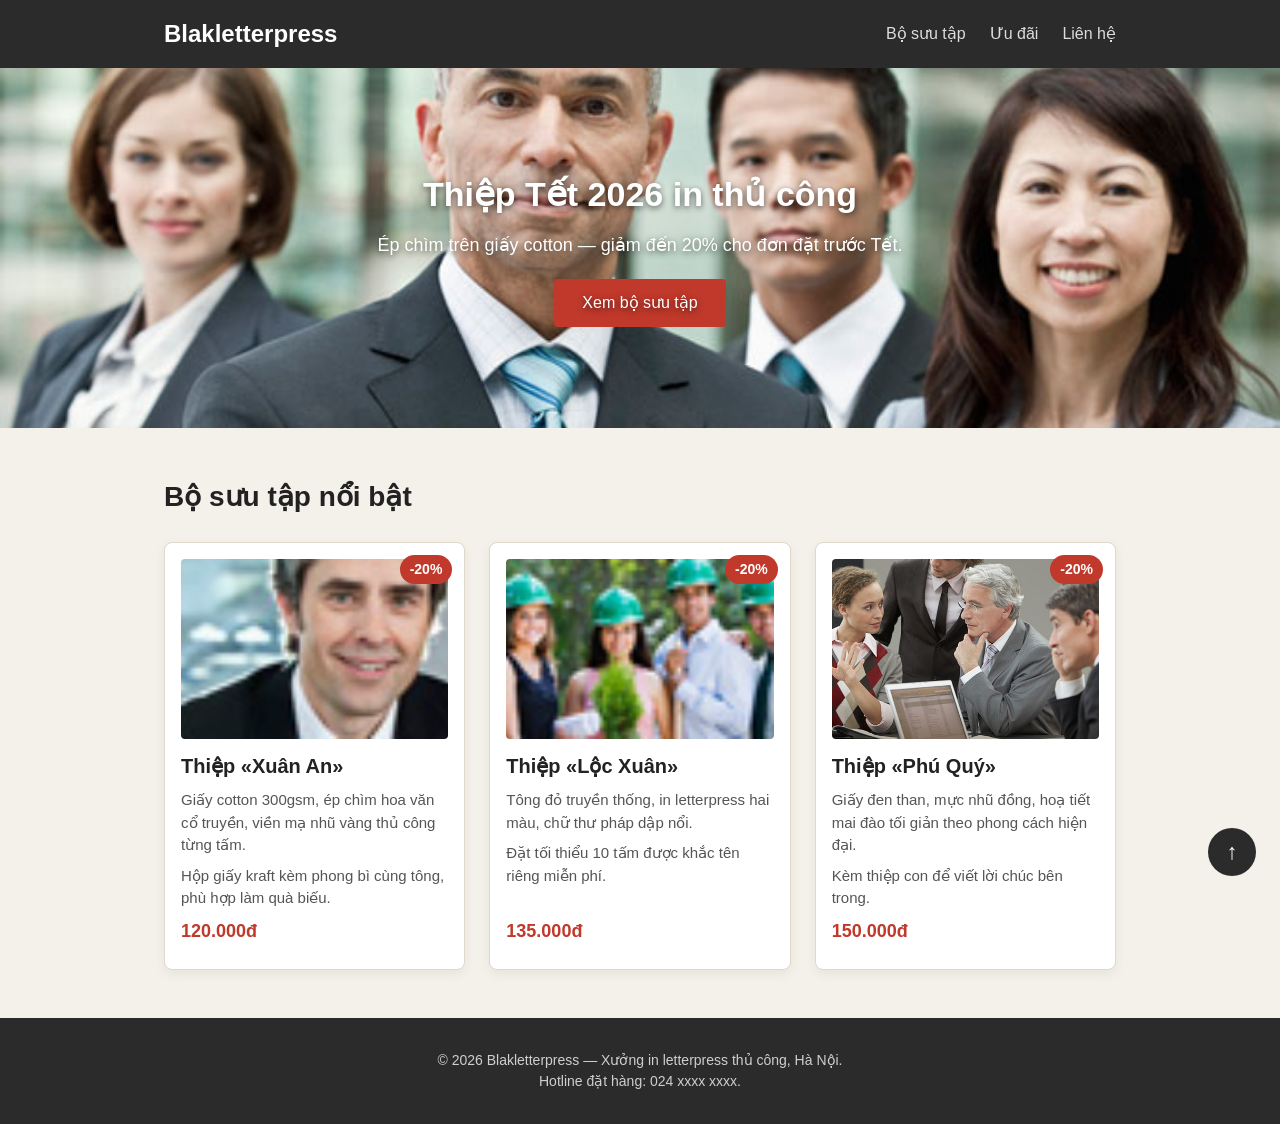
<file: assignment_03/Bai 1/trang.html>
<!DOCTYPE html>
<html lang="vi">
<head>
	<meta charset="UTF-8">
	<meta name="viewport" content="width=device-width, initial-scale=1.0">
	<title>Khuyến mãi thiệp Tết 2026 — Blakletterpress</title>
	<link rel="stylesheet" href="style-loi.css">
</head>
<body>
	<header class="site-header">
		<div class="header-inner">
			<a href="#" class="brand">Blakletterpress</a>
			<nav class="main-nav">
				<ul>
					<li><a href="#bo-suu-tap">Bộ sưu tập</a></li>
					<li><a href="#uu-dai">Ưu đãi</a></li>
					<li><a href="#lien-he">Liên hệ</a></li>
				</ul>
			</nav>
		</div>
	</header>

	<section class="hero">
		<img class="hero-bg" src="./images/team-large.jpg" alt="Xưởng in letterpress Blakletterpress">
		<div class="hero-overlay">
			<h1>Thiệp Tết 2026 in thủ công</h1>
			<p>Ép chìm trên giấy cotton — giảm đến 20% cho đơn đặt trước Tết.</p>
			<a href="#bo-suu-tap" class="hero-btn">Xem bộ sưu tập</a>
		</div>
	</section>

	<main>
		<section id="bo-suu-tap" class="products">
			<h2>Bộ sưu tập nổi bật</h2>
			<div class="card-list">

				<article class="card">
					<span class="badge">-20%</span>
					<img src="./images/smiling.jpg" alt="Thiệp Xuân An">
					<div class="card-body">
						<h3>Thiệp &laquo;Xuân An&raquo;</h3>
						<p>Giấy cotton 300gsm, ép chìm hoa văn cổ truyền, viền mạ nhũ vàng thủ công từng tấm.</p>
						<p>Hộp giấy kraft kèm phong bì cùng tông, phù hợp làm quà biếu.</p>
						<p class="price">120.000đ</p>
					</div>
				</article>

				<article class="card">
					<span class="badge">-20%</span>
					<img src="./images/ecofriends.jpg" alt="Thiệp Lộc Xuân">
					<div class="card-body">
						<h3>Thiệp &laquo;Lộc Xuân&raquo;</h3>
						<p>Tông đỏ truyền thống, in letterpress hai màu, chữ thư pháp dập nổi.</p>
						<p>Đặt tối thiểu 10 tấm được khắc tên riêng miễn phí.</p>
						<p class="price">135.000đ</p>
					</div>
				</article>

				<article class="card">
					<span class="badge">-20%</span>
					<img src="./images/meeting.jpg" alt="Thiệp Phú Quý">
					<div class="card-body">
						<h3>Thiệp &laquo;Phú Quý&raquo;</h3>
						<p>Giấy đen than, mực nhũ đồng, hoạ tiết mai đào tối giản theo phong cách hiện đại.</p>
						<p>Kèm thiệp con để viết lời chúc bên trong.</p>
						<p class="price">150.000đ</p>
					</div>
				</article>

			</div>
		</section>
	</main>

	<a href="#" class="back-to-top" aria-label="Lên đầu trang">↑</a>

	<footer id="lien-he" class="site-footer">
		<p>© 2026 Blakletterpress — Xưởng in letterpress thủ công, Hà Nội.</p>
		<p>Hotline đặt hàng: 024&nbsp;xxxx&nbsp;xxxx.</p>
	</footer>
</body>
</html>
</file>
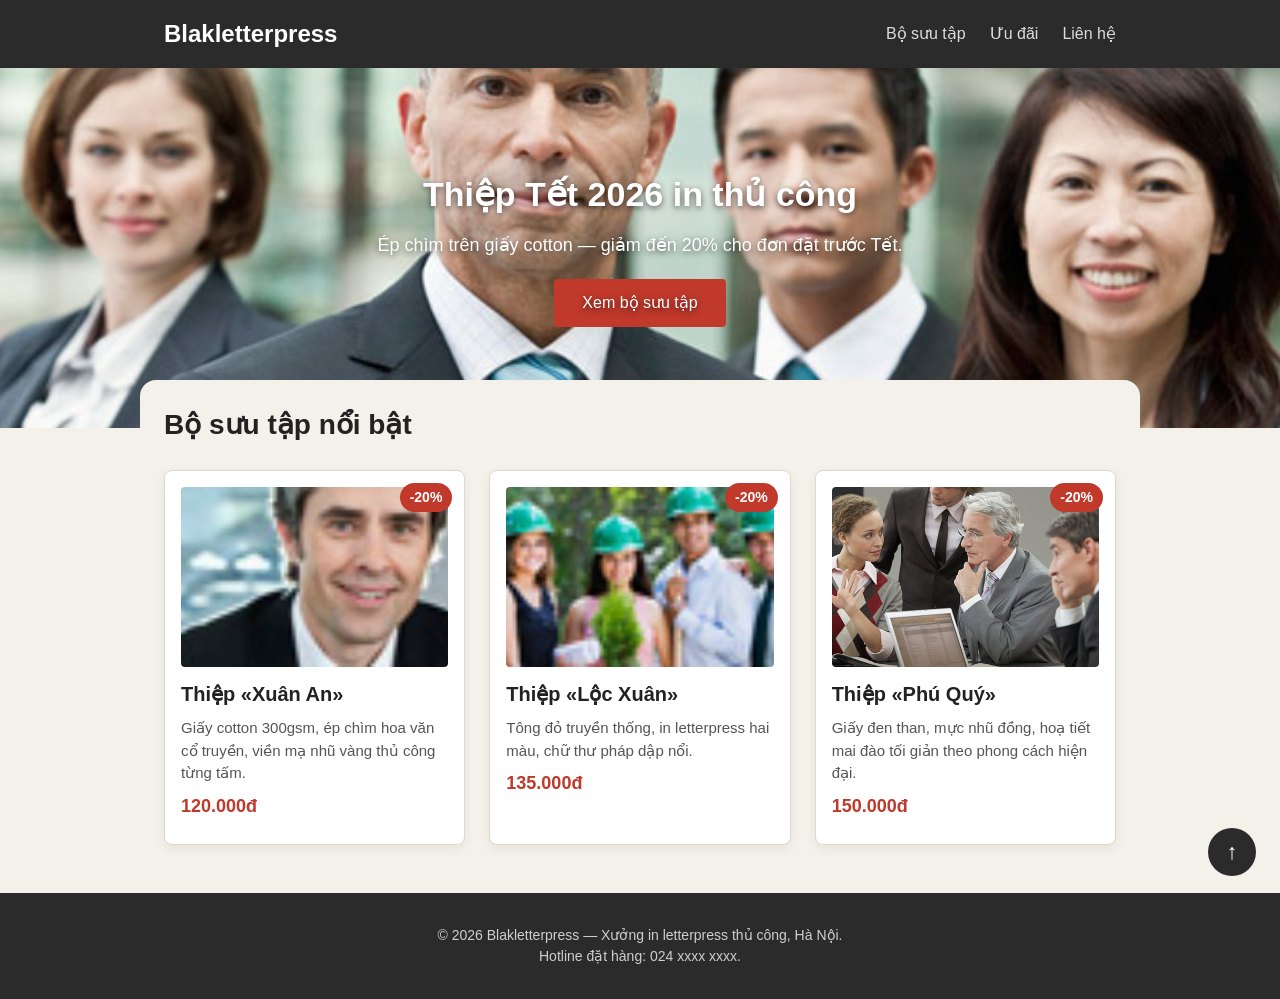
<file: assignment_03/Bai 2/trang.html>
<!DOCTYPE html>
<html lang="vi">
<head>
	<meta charset="UTF-8">
	<meta name="viewport" content="width=device-width, initial-scale=1.0">
	<title>Khuyến mãi thiệp Tết 2026 — Blakletterpress</title>
	<link rel="stylesheet" href="style-loi.css">
</head>
<body>
	<div class="page">
		<header class="site-header">
			<div class="header-inner">
				<a href="#" class="brand">Blakletterpress</a>
				<nav class="main-nav">
					<ul>
						<li><a href="#bo-suu-tap">Bộ sưu tập</a></li>
						<li><a href="#uu-dai">Ưu đãi</a></li>
						<li><a href="#lien-he">Liên hệ</a></li>
					</ul>
				</nav>
			</div>
		</header>

		<section class="hero">
			<img class="hero-bg" src="./images/team-large.jpg" alt="Xưởng in letterpress Blakletterpress">
			<div class="hero-overlay">
				<h1>Thiệp Tết 2026 in thủ công</h1>
				<p>Ép chìm trên giấy cotton — giảm đến 20% cho đơn đặt trước Tết.</p>
				<a href="#bo-suu-tap" class="hero-btn">Xem bộ sưu tập</a>
			</div>
		</section>

		<main>
			<section id="bo-suu-tap" class="products">
				<h2>Bộ sưu tập nổi bật</h2>
				<div class="card-list">

					<article class="card">
						<span class="badge">-20%</span>
						<img src="./images/smiling.jpg" alt="Thiệp Xuân An">
						<div class="card-body">
							<h3>Thiệp &laquo;Xuân An&raquo;</h3>
							<p>Giấy cotton 300gsm, ép chìm hoa văn cổ truyền, viền mạ nhũ vàng thủ công từng tấm.</p>
							<p class="price">120.000đ</p>
						</div>
					</article>

					<article class="card">
						<span class="badge">-20%</span>
						<img src="./images/ecofriends.jpg" alt="Thiệp Lộc Xuân">
						<div class="card-body">
							<h3>Thiệp &laquo;Lộc Xuân&raquo;</h3>
							<p>Tông đỏ truyền thống, in letterpress hai màu, chữ thư pháp dập nổi.</p>
							<p class="price">135.000đ</p>
						</div>
					</article>

					<article class="card">
						<span class="badge">-20%</span>
						<img src="./images/meeting.jpg" alt="Thiệp Phú Quý">
						<div class="card-body">
							<h3>Thiệp &laquo;Phú Quý&raquo;</h3>
							<p>Giấy đen than, mực nhũ đồng, hoạ tiết mai đào tối giản theo phong cách hiện đại.</p>
							<p class="price">150.000đ</p>
						</div>
					</article>

				</div>
			</section>
		</main>

		<a href="#" class="back-to-top" aria-label="Lên đầu trang">↑</a>

		<footer id="lien-he" class="site-footer">
			<p>© 2026 Blakletterpress — Xưởng in letterpress thủ công, Hà Nội.</p>
			<p>Hotline đặt hàng: 024&nbsp;xxxx&nbsp;xxxx.</p>
		</footer>
	</div>
</body>
</html>
</file>
<file: assignment_02/css/style.css>
/* Website template by freewebsitetemplates.com */
@font-face {
	font-family: 'PTSerif-Caption';
	src: url('../fonts/PT_Serif-Caption-Web-Regular.eot');
	src: local('☺'), url('../fonts/PT_Serif-Caption-Web-Regular.woff') format('woff'), url('../fonts/PT_Serif-Caption-Web-Regular.ttf') format('truetype'), url('../fonts/PT_Serif-Caption-Web-Regular.svg') format('svg');
	font-weight: normal;
	font-style: normal;
}
@font-face {
	font-family: 'UnifrakturCook-Bold';
	src: url('../fonts/UnifrakturCook-Bold.eot');
	src: local('☺'), url('../fonts/UnifrakturCook-Bold.woff') format('woff'), url('../fonts/UnifrakturCook-Bold.ttf') format('truetype'), url('../fonts/UnifrakturCook-Bold.svg') format('svg');
	font-weight: normal;
	font-style: normal;
}
body {
	background: #fed58e url(../images/bg-body.png) repeat-x left top;
	font-family: Georgia, "Times New Roman", Times, serif;
	margin: 0;
}
#background {
}
#page {
	width: 960px;
	margin: 0 auto;
}
img {
	border: 0;
}
/*------------------------------ SPRITES ------------------------------*/
.btn, .btn2, #searchbar form input.txtfield, #navigation li, #navigation li a:hover, #navigation li.selected a {
	background: url(../images/interface.png) no-repeat;
}
#navigation, #navigation > div, #navigation ul {
	background-image: url(../images/bg-navigation.png);
	background-repeat: no-repeat;
}
#connect > a, #featured li > a {
	background: url(../images/icons.png) no-repeat;
}
.btn {
	background-position: -178px 0;
	color: #fcfefc;
	cursor: pointer;
	font-family: Georgia, "Times New Roman", Times, serif;
	font-size: 12px;
	font-weight: bold;
	height: 24px;
	line-height: 24px;
	width: 72px;
	padding: 0 0 4px;
	text-align: center;
}
.btn:hover {
	background-position: -260px 0;
}
.btn2 {
	background-position: 0 -32px;
	display: block;
	color: #fdf6ea;
	font-family: Georgia, "Times New Roman", Times, serif;
	font-size: 24px;
	font-weight: bold;
	height: 51px;
	line-height: 40px;
	width: 204px;
	text-align: center;
	text-decoration: none;
	text-shadow: -3px 3px 3px #173c13;
}
.btn2:hover {
	background-position: -216px -31px;
}
/*------------------------------ HEADER ------------------------------*/
#header {
	height: 106px;
	padding: 24px 0;
	text-align: center;
	position: relative
}
/** motto **/
#motto {
	text-align: right;
	padding: 13px 27px 15px 0;
}
a.sitename {
	float: left;
	display: inline-block;
	font-family: "UnifrakturCook-Bold";
	font-size: 24px;
	height: 24px;
	margin-left: 5px;
}
#motto p {
	display: inline-block;
	height: 24px;
	line-height: 24px;
	margin: 8px 0 0;
}
/** Logo **/
#logo {
	display: inline-block;
	position: absolute;
	left: 360px;
	top: 24px;
}
/** Searchbar **/
#searchbar {
	padding: 0 24px 15px 0;
	text-align: right;
}
#searchbar form {
	display: inline-block;
*float: right; /** Needed for IE7 **/
}
#searchbar form input {
	float: left;
	border: 0;
	margin: 0;
}
#searchbar input.txtfield {
	background-position: 0 0;
	color: #c3baaf;
	font-family: Georgia, "Times New Roman", Times, serif;
	font-size: 12px;
	font-style: italic;
	height: 24px;
	line-height: 24px;
	width: 160px;
	margin: 0 6px 0 0;
	padding: 0 4px;
}
/*------------------------------ CONTENTS ------------------------------*/
#contents {
	background: url(../images/content-shadow.png) no-repeat right bottom;
*display: inline-block; /** Needed for IE7 **/
}
#contents:after {
	clear:both;
	content:"";
	display:block;
	height:0;
	line-height:0;
	visibility:hidden;
}
#contents h1 {
	color: #7e501c;
	font-size: 31px;
	font-weight: normal;
	margin: 0 0 30px;
	text-align: justify;
	text-shadow: 0 3px #fdf2be;
}
#contents h1 a {
	color: #7e501c;
}
#contents h1 em {
	font-weight: bold;
	text-transform: uppercase;
}
#contents h2 {
	font-size: 20px;
	line-height: 42px;
	margin: 0 0 24px;
	text-align: center;
}
#contents h3 {
	color: #300302;
	font-size: 18px;
	line-height: 24px;
	margin: 0 0 0;
	text-transform: uppercase;
}
#contents h4 {
	color: #300302;
	font-size: 14px;
	line-height: 24px;
	margin: 0;
}
#contents p {
	color: #525252;
	font-size: 14px;
	line-height: 24px;
	margin: 0;
	padding: 0 0 30px;
	text-align: justify;
}
#contents p a {
	color: #525252;
}
#contents p a:hover {
	color: #e19320;
}
/** MAIN **/
#main {
	float: right;
	background-color: #fdf6ea;
	min-height: 982px;
	width: 666px;
	margin: 0 24px 0 12px;
	padding: 12px 12px 22px;
}
#main div.body {
	padding: 0 30px;
}
/** list **/
#list {
	list-style: none;
	margin: 30px 0;
	padding: 0;
}
#list li {
	display: inline-block;
	width: 100%;
	margin: 0 0 54px;
}
#list span.time {
	float: right;
	font-size: 12px;
	font-weight: bold;
	margin: 7px 0 0;
}
#list li p {
	padding-bottom: 0;
}
#list li a.more {
	float: right;
	color: #300302;
	font-size: 14px;
	font-style: italic;
}
#list li a.more:hover {
	color: #097a07;
}
/** pagination **/
#pagination {
	font-family: Arial, Helvetica, sans-serif;
	font-size: 12px;
	text-align: center;
}
#pagination a {
	color: #a2a2a1;
	margin: 0 3px;
	padding: 0 2px;
	text-decoration: none;
}
#pagination a:hover {
	color: #be841f;
}
/** gallery **/
#gallery {
	margin: 0 0 36px;
}
#gallery > div {
	margin: 0 0 14px;
}
#gallery ul {
	background-color: #ebe0ce;
	display: inline-block;
	list-style: none;
	width: 606px;
	margin: 0;
	padding: 6px 30px;
}
#gallery ul li {
	float: left;
	cursor: pointer;
	height: 48px;
	width: 78px;
	margin: 0 11px;
}
#gallery ul li:hover {
	filter:alpha(opacity=80);
	opacity: 0.8;
}
/** SIDEBAR **/
#sidebar {
	float: left;
	height: auto;
	width: 229px;
	margin-left: 5px;
}
#sidebar div.section {
	background: url(../images/box-shadow-bottom.png) no-repeat left bottom;
	margin: 0 0 24px;
	padding: 0 0 6px;
}
/** Navigation **/
#navigation {
	background-position: -468px bottom;
	margin: 0 0 16px;
	padding: 0 0 8px;
}
#navigation > div {
	background-position: 0 top;
	padding: 8px 0 0;
}
#navigation ul {
	background-position: -234px top;
	background-repeat: repeat-y;
	list-style: none;
	margin: 0;
	padding: 0 6px;
}
#navigation li {
	background-position: 0 -90px;
	height: 72px;
	width: 216px;
	margin-top: 18px;
}
#navigation li:hover, #navigation li.selected {
	background-position: -226px -90px;
}
#navigation li:first-child {
	margin-top: 0;
}
#navigation li a {
	color: #fffefd;
	display: block;
	font: 30px/72px "PTSerif-Caption";
	text-align: center;
	text-decoration: none;
	text-transform: uppercase;
	text-shadow: 0 5px 2px #27100c;
}
#navigation li a:hover, #navigation li.selected a {
	background-position: 24px -162px;
}
/** connect **/
#connect {
	background-color: #fef1bf;
	margin-left: 1px;
	padding: 6px;
}
#connect h2 {
	background-color: #f0c27e;
	color: #7b4c1a;
	text-shadow: 1px 1px #fdf2be;
}
#connect > a {
	display: inline-block;
	height: 19px;
	width: 23px;
	margin: 0 24px 18px;
}
#connect a.twitter {
	background-position: 0 0;
}
#connect a.facebook {
	background-position: -72px 0;
	width: 19px;
}
#connect a.googleplus {
	background-position: -141px 0;
	width: 22px;
}
/** Post **/
#posts {
	background-color: #f4c26b;
	margin-left: 1px;
	padding: 6px;
}
#posts h2 {
	background-color: #be841f;
	color: #5c3b10;
	margin-bottom: 12px;
	text-shadow: 1px 1px #dfa643;
}
#posts ul {
	list-style: none;
	margin: 0;
	padding: 0 6px;
	overflow: hidden;
}
#posts li {
	margin: 0 0 24px;
}
#posts h5 {
	color: #fff;
	font-size: 12px;
	font-weight: normal;
	line-height: 24px;
	margin: 0;
}
#posts p {
	color: #8f5e08;
	font-size: 12px;
	padding-bottom: 6px;
	text-align: left;
}
#posts a.more {
	color: #199209;
	font-size: 12px;
}
#posts a.more:hover {
	color: #bb8528;
}
#posts a.btn2 {
	margin: 0 auto 6px;
}
/** hover states **/
#contents h1 a:hover, #posts p a:hover {
	text-decoration: none;
}
/*------------------------------ FOOTER ------------------------------*/
#footer {
	border-top: 1px solid #ffe6bc;
	width: 100%;
	padding: 40px 0;
	position: absolute;
	left: 0;
}
#footer > div {
	width: 960px;
	margin: 0 auto;
}
/** featured **/
#featured {
	display: inline-block;
	list-style: none;
	margin: 0 0 30px;
	padding: 0;
}
#featured li {
	float: left;
	width: 192px;
	margin: 0 24px;
}
#featured li > a {
	display: block;
	height: 74px;
	width: 72px;
	margin: 0 auto 18px;
}
#featured li a.home {
	background-position: -91px -27px;
}
#featured li a.bell {
	background-position: -91px -112px;
}
#featured li a.globe {
	background-position: -91px -196px;
}
#featured li a.pencil {
	background-position: -91px -280px;
}
#featured li a.home:hover {
	background-position: 0 -27px;
}
#featured li a.bell:hover {
	background-position: 0 -112px;
}
#featured li a.globe:hover {
	background-position: 0 -196px;
}
#featured li a.pencil:hover {
	background-position: 0 -280px;
}
#featured li p {
	color: #593e0f;
	font: 14px/24px "Times New Roman", Times, serif;
	text-align: justify;
}
#featured li p a {
	color: #593e0f;
}
#featured li p a:hover {
	color: #bb8528;
}
#footnote {
	color: #c89f59;
	font-family: "Trebuchet MS", Arial, Helvetica, sans-serif;
	font-size: 10px;
	width: 950px;
	border-top: 6px solid #d6ae6a;
	margin: 0 auto;
	padding: 34px 0;
	text-align: center;
}
</file>
<file: assignment_041/web2/css/style.css>
/* Website template by freewebsitetemplates.com */
@font-face {
	font-family: 'PTSerif-Caption';
	src: url('../fonts/PT_Serif-Caption-Web-Regular.eot');
	src: local('☺'), url('../fonts/PT_Serif-Caption-Web-Regular.woff') format('woff'), url('../fonts/PT_Serif-Caption-Web-Regular.ttf') format('truetype'), url('../fonts/PT_Serif-Caption-Web-Regular.svg') format('svg');
	font-weight: normal;
	font-style: normal;
}
@font-face {
	font-family: 'UnifrakturCook-Bold';
	src: url('../fonts/UnifrakturCook-Bold.eot');
	src: local('☺'), url('../fonts/UnifrakturCook-Bold.woff') format('woff'), url('../fonts/UnifrakturCook-Bold.ttf') format('truetype'), url('../fonts/UnifrakturCook-Bold.svg') format('svg');
	font-weight: normal;
	font-style: normal;
}
body {
	background: #fed58e url(../images/bg-body.png) repeat-x left top;
	font-family: Georgia, "Times New Roman", Times, serif;
	margin: 0;
}
#background {
}
#page {
	width: 960px;
	margin: 0 auto;
}
img {
	border: 0;
}
/*------------------------------ SPRITES ------------------------------*/
.btn, .btn2, #searchbar form input.txtfield, #navigation li, #navigation li a:hover, #navigation li.selected a {
	background: url(../images/interface.png) no-repeat;
}
#navigation, #navigation > div, #navigation ul {
	background-image: url(../images/bg-navigation.png);
	background-repeat: no-repeat;
}
#connect > a, #featured li > a {
	background: url(../images/icons.png) no-repeat;
}
.btn {
	background-position: -178px 0;
	color: #fcfefc;
	cursor: pointer;
	font-family: Georgia, "Times New Roman", Times, serif;
	font-size: 12px;
	font-weight: bold;
	height: 24px;
	line-height: 24px;
	width: 72px;
	padding: 0 0 4px;
	text-align: center;
}
.btn:hover {
	background-position: -260px 0;
}
.btn2 {
	background-position: 0 -32px;
	display: block;
	color: #fdf6ea;
	font-family: Georgia, "Times New Roman", Times, serif;
	font-size: 24px;
	font-weight: bold;
	height: 51px;
	line-height: 40px;
	width: 204px;
	text-align: center;
	text-decoration: none;
	text-shadow: -3px 3px 3px #173c13;
}
.btn2:hover {
	background-position: -216px -31px;
}
/*------------------------------ HEADER ------------------------------*/
#header {
	height: 106px;
	padding: 24px 0;
	text-align: center;
	position: relative
}
/** motto **/
#motto {
	text-align: right;
	padding: 13px 27px 15px 0;
}
a.sitename {
	float: left;
	display: inline-block;
	font-family: "UnifrakturCook-Bold";
	font-size: 24px;
	height: 24px;
	margin-left: 5px;
}
#motto p {
	display: inline-block;
	height: 24px;
	line-height: 24px;
	margin: 8px 0 0;
}
/** Logo **/
#logo {
	display: inline-block;
	position: absolute;
	left: 360px;
	top: 24px;
}
/** Searchbar **/
#searchbar {
	padding: 0 24px 15px 0;
	text-align: right;
}
#searchbar form {
	display: inline-block;
*float: right; /** Needed for IE7 **/
}
#searchbar form input {
	float: left;
	border: 0;
	margin: 0;
}
#searchbar input.txtfield {
	background-position: 0 0;
	color: #c3baaf;
	font-family: Georgia, "Times New Roman", Times, serif;
	font-size: 12px;
	font-style: italic;
	height: 24px;
	line-height: 24px;
	width: 160px;
	margin: 0 6px 0 0;
	padding: 0 4px;
}
/*------------------------------ CONTENTS ------------------------------*/
#contents {
	background: url(../images/content-shadow.png) no-repeat right bottom;
*display: inline-block; /** Needed for IE7 **/
}
#contents:after {
	clear:both;
	content:"";
	display:block;
	height:0;
	line-height:0;
	visibility:hidden;
}
#contents h1 {
	color: #7e501c;
	font-size: 31px;
	font-weight: normal;
	margin: 0 0 30px;
	text-align: justify;
	text-shadow: 0 3px #fdf2be;
}
#contents h1 a {
	color: #7e501c;
}
#contents h1 em {
	font-weight: bold;
	text-transform: uppercase;
}
#contents h2 {
	font-size: 20px;
	line-height: 42px;
	margin: 0 0 24px;
	text-align: center;
}
#contents h3 {
	color: #300302;
	font-size: 18px;
	line-height: 24px;
	margin: 0 0 0;
	text-transform: uppercase;
}
#contents h4 {
	color: #300302;
	font-size: 14px;
	line-height: 24px;
	margin: 0;
}
#contents p {
	color: #525252;
	font-size: 14px;
	line-height: 24px;
	margin: 0;
	padding: 0 0 30px;
	text-align: justify;
}
#contents p a {
	color: #525252;
}
#contents p a:hover {
	color: #e19320;
}
/** MAIN **/
#main {
	float: right;
	background-color: #fdf6ea;
	min-height: 982px;
	width: 666px;
	margin: 0 24px 0 12px;
	padding: 12px 12px 22px;
}
#main div.body {
	padding: 0 30px;
}
/** list **/
#list {
	list-style: none;
	margin: 30px 0;
	padding: 0;
}
#list li {
	display: inline-block;
	width: 100%;
	margin: 0 0 54px;
}
#list span.time {
	float: right;
	font-size: 12px;
	font-weight: bold;
	margin: 7px 0 0;
}
#list li p {
	padding-bottom: 0;
}
#list li a.more {
	float: right;
	color: #300302;
	font-size: 14px;
	font-style: italic;
}
#list li a.more:hover {
	color: #097a07;
}
/** pagination **/
#pagination {
	font-family: Arial, Helvetica, sans-serif;
	font-size: 12px;
	text-align: center;
}
#pagination a {
	color: #a2a2a1;
	margin: 0 3px;
	padding: 0 2px;
	text-decoration: none;
}
#pagination a:hover {
	color: #be841f;
}
/** gallery **/
#gallery {
	margin: 0 0 36px;
}
#gallery > div {
	margin: 0 0 14px;
}
#gallery ul {
	background-color: #ebe0ce;
	display: inline-block;
	list-style: none;
	width: 606px;
	margin: 0;
	padding: 6px 30px;
}
#gallery ul li {
	float: left;
	cursor: pointer;
	height: 48px;
	width: 78px;
	margin: 0 11px;
}
#gallery ul li:hover {
	filter:alpha(opacity=80);
	opacity: 0.8;
}
/** SIDEBAR **/
#sidebar {
	float: left;
	height: auto;
	width: 229px;
	margin-left: 5px;
}
#sidebar div.section {
	background: url(../images/box-shadow-bottom.png) no-repeat left bottom;
	margin: 0 0 24px;
	padding: 0 0 6px;
}
/** Navigation **/
#navigation {
	background-position: -468px bottom;
	margin: 0 0 16px;
	padding: 0 0 8px;
}
#navigation > div {
	background-position: 0 top;
	padding: 8px 0 0;
}
#navigation ul {
	background-position: -234px top;
	background-repeat: repeat-y;
	list-style: none;
	margin: 0;
	padding: 0 6px;
}
#navigation li {
	background-position: 0 -90px;
	height: 72px;
	width: 216px;
	margin-top: 18px;
}
#navigation li:hover, #navigation li.selected {
	background-position: -226px -90px;
}
#navigation li:first-child {
	margin-top: 0;
}
#navigation li a {
	color: #fffefd;
	display: block;
	font: 30px/72px "PTSerif-Caption";
	text-align: center;
	text-decoration: none;
	text-transform: uppercase;
	text-shadow: 0 5px 2px #27100c;
}
#navigation li a:hover, #navigation li.selected a {
	background-position: 24px -162px;
}
/** connect **/
#connect {
	background-color: #fef1bf;
	margin-left: 1px;
	padding: 6px;
}
#connect h2 {
	background-color: #f0c27e;
	color: #7b4c1a;
	text-shadow: 1px 1px #fdf2be;
}
#connect > a {
	display: inline-block;
	height: 19px;
	width: 23px;
	margin: 0 24px 18px;
}
#connect a.twitter {
	background-position: 0 0;
}
#connect a.facebook {
	background-position: -72px 0;
	width: 19px;
}
#connect a.googleplus {
	background-position: -141px 0;
	width: 22px;
}
/** Post **/
#posts {
	background-color: #f4c26b;
	margin-left: 1px;
	padding: 6px;
}
#posts h2 {
	background-color: #be841f;
	color: #5c3b10;
	margin-bottom: 12px;
	text-shadow: 1px 1px #dfa643;
}
#posts ul {
	list-style: none;
	margin: 0;
	padding: 0 6px;
	overflow: hidden;
}
#posts li {
	margin: 0 0 24px;
}
#posts h5 {
	color: #fff;
	font-size: 12px;
	font-weight: normal;
	line-height: 24px;
	margin: 0;
}
#posts p {
	color: #8f5e08;
	font-size: 12px;
	padding-bottom: 6px;
	text-align: left;
}
#posts a.more {
	color: #199209;
	font-size: 12px;
}
#posts a.more:hover {
	color: #bb8528;
}
#posts a.btn2 {
	margin: 0 auto 6px;
}
/** hover states **/
#contents h1 a:hover, #posts p a:hover {
	text-decoration: none;
}
/*------------------------------ FOOTER ------------------------------*/
#footer {
	border-top: 1px solid #ffe6bc;
	width: 100%;
	padding: 40px 0;
	position: absolute;
	left: 0;
}
#footer > div {
	width: 960px;
	margin: 0 auto;
}
/** featured **/
#featured {
	display: inline-block;
	list-style: none;
	margin: 0 0 30px;
	padding: 0;
}
#featured li {
	float: left;
	width: 192px;
	margin: 0 24px;
}
#featured li > a {
	display: block;
	height: 74px;
	width: 72px;
	margin: 0 auto 18px;
}
#featured li a.home {
	background-position: -91px -27px;
}
#featured li a.bell {
	background-position: -91px -112px;
}
#featured li a.globe {
	background-position: -91px -196px;
}
#featured li a.pencil {
	background-position: -91px -280px;
}
#featured li a.home:hover {
	background-position: 0 -27px;
}
#featured li a.bell:hover {
	background-position: 0 -112px;
}
#featured li a.globe:hover {
	background-position: 0 -196px;
}
#featured li a.pencil:hover {
	background-position: 0 -280px;
}
#featured li p {
	color: #593e0f;
	font: 14px/24px "Times New Roman", Times, serif;
	text-align: justify;
}
#featured li p a {
	color: #593e0f;
}
#featured li p a:hover {
	color: #bb8528;
}
#footnote {
	color: #c89f59;
	font-family: "Trebuchet MS", Arial, Helvetica, sans-serif;
	font-size: 10px;
	width: 950px;
	border-top: 6px solid #d6ae6a;
	margin: 0 auto;
	padding: 34px 0;
	text-align: center;
}
</file>
<file: assignment_041/web2/css/bai-js.css>
/* Bổ sung cho bài thực hành JavaScript — không sửa css/style.css gốc */
#ket-qua {
	background-color: #fef1bf;
	border: 1px solid #f0c27e;
	color: #300302;
	font: 13px/20px Consolas, "Courier New", monospace;
	min-height: 120px;
	margin: 12px 0 30px;
	padding: 12px;
	white-space: pre-wrap;
}
#contents code {
	background-color: #ebe0ce;
	font-family: Consolas, "Courier New", monospace;
	padding: 0 3px;
}
</file>
<file: assignment_041/web3/css/style.css>
/* Website template by freewebsitetemplates.com */
@font-face {
	font-family: 'PTSerif-Caption';
	src: url('../fonts/PT_Serif-Caption-Web-Regular.eot');
	src: local('☺'), url('../fonts/PT_Serif-Caption-Web-Regular.woff') format('woff'), url('../fonts/PT_Serif-Caption-Web-Regular.ttf') format('truetype'), url('../fonts/PT_Serif-Caption-Web-Regular.svg') format('svg');
	font-weight: normal;
	font-style: normal;
}
@font-face {
	font-family: 'UnifrakturCook-Bold';
	src: url('../fonts/UnifrakturCook-Bold.eot');
	src: local('☺'), url('../fonts/UnifrakturCook-Bold.woff') format('woff'), url('../fonts/UnifrakturCook-Bold.ttf') format('truetype'), url('../fonts/UnifrakturCook-Bold.svg') format('svg');
	font-weight: normal;
	font-style: normal;
}
body {
	background: #fed58e url(../images/bg-body.png) repeat-x left top;
	font-family: Georgia, "Times New Roman", Times, serif;
	margin: 0;
}
#background {
}
#page {
	width: 960px;
	margin: 0 auto;
}
img {
	border: 0;
}
/*------------------------------ SPRITES ------------------------------*/
.btn, .btn2, #searchbar form input.txtfield, #navigation li, #navigation li a:hover, #navigation li.selected a {
	background: url(../images/interface.png) no-repeat;
}
#navigation, #navigation > div, #navigation ul {
	background-image: url(../images/bg-navigation.png);
	background-repeat: no-repeat;
}
#connect > a, #featured li > a {
	background: url(../images/icons.png) no-repeat;
}
.btn {
	background-position: -178px 0;
	color: #fcfefc;
	cursor: pointer;
	font-family: Georgia, "Times New Roman", Times, serif;
	font-size: 12px;
	font-weight: bold;
	height: 24px;
	line-height: 24px;
	width: 72px;
	padding: 0 0 4px;
	text-align: center;
}
.btn:hover {
	background-position: -260px 0;
}
.btn2 {
	background-position: 0 -32px;
	display: block;
	color: #fdf6ea;
	font-family: Georgia, "Times New Roman", Times, serif;
	font-size: 24px;
	font-weight: bold;
	height: 51px;
	line-height: 40px;
	width: 204px;
	text-align: center;
	text-decoration: none;
	text-shadow: -3px 3px 3px #173c13;
}
.btn2:hover {
	background-position: -216px -31px;
}
/*------------------------------ HEADER ------------------------------*/
#header {
	height: 106px;
	padding: 24px 0;
	text-align: center;
	position: relative
}
/** motto **/
#motto {
	text-align: right;
	padding: 13px 27px 15px 0;
}
a.sitename {
	float: left;
	display: inline-block;
	font-family: "UnifrakturCook-Bold";
	font-size: 24px;
	height: 24px;
	margin-left: 5px;
}
#motto p {
	display: inline-block;
	height: 24px;
	line-height: 24px;
	margin: 8px 0 0;
}
/** Logo **/
#logo {
	display: inline-block;
	position: absolute;
	left: 360px;
	top: 24px;
}
/** Searchbar **/
#searchbar {
	padding: 0 24px 15px 0;
	text-align: right;
}
#searchbar form {
	display: inline-block;
*float: right; /** Needed for IE7 **/
}
#searchbar form input {
	float: left;
	border: 0;
	margin: 0;
}
#searchbar input.txtfield {
	background-position: 0 0;
	color: #c3baaf;
	font-family: Georgia, "Times New Roman", Times, serif;
	font-size: 12px;
	font-style: italic;
	height: 24px;
	line-height: 24px;
	width: 160px;
	margin: 0 6px 0 0;
	padding: 0 4px;
}
/*------------------------------ CONTENTS ------------------------------*/
#contents {
	background: url(../images/content-shadow.png) no-repeat right bottom;
*display: inline-block; /** Needed for IE7 **/
}
#contents:after {
	clear:both;
	content:"";
	display:block;
	height:0;
	line-height:0;
	visibility:hidden;
}
#contents h1 {
	color: #7e501c;
	font-size: 31px;
	font-weight: normal;
	margin: 0 0 30px;
	text-align: justify;
	text-shadow: 0 3px #fdf2be;
}
#contents h1 a {
	color: #7e501c;
}
#contents h1 em {
	font-weight: bold;
	text-transform: uppercase;
}
#contents h2 {
	font-size: 20px;
	line-height: 42px;
	margin: 0 0 24px;
	text-align: center;
}
#contents h3 {
	color: #300302;
	font-size: 18px;
	line-height: 24px;
	margin: 0 0 0;
	text-transform: uppercase;
}
#contents h4 {
	color: #300302;
	font-size: 14px;
	line-height: 24px;
	margin: 0;
}
#contents p {
	color: #525252;
	font-size: 14px;
	line-height: 24px;
	margin: 0;
	padding: 0 0 30px;
	text-align: justify;
}
#contents p a {
	color: #525252;
}
#contents p a:hover {
	color: #e19320;
}
/** MAIN **/
#main {
	float: right;
	background-color: #fdf6ea;
	min-height: 982px;
	width: 666px;
	margin: 0 24px 0 12px;
	padding: 12px 12px 22px;
}
#main div.body {
	padding: 0 30px;
}
/** list **/
#list {
	list-style: none;
	margin: 30px 0;
	padding: 0;
}
#list li {
	display: inline-block;
	width: 100%;
	margin: 0 0 54px;
}
#list span.time {
	float: right;
	font-size: 12px;
	font-weight: bold;
	margin: 7px 0 0;
}
#list li p {
	padding-bottom: 0;
}
#list li a.more {
	float: right;
	color: #300302;
	font-size: 14px;
	font-style: italic;
}
#list li a.more:hover {
	color: #097a07;
}
/** pagination **/
#pagination {
	font-family: Arial, Helvetica, sans-serif;
	font-size: 12px;
	text-align: center;
}
#pagination a {
	color: #a2a2a1;
	margin: 0 3px;
	padding: 0 2px;
	text-decoration: none;
}
#pagination a:hover {
	color: #be841f;
}
/** gallery **/
#gallery {
	margin: 0 0 36px;
}
#gallery > div {
	margin: 0 0 14px;
}
#gallery ul {
	background-color: #ebe0ce;
	display: inline-block;
	list-style: none;
	width: 606px;
	margin: 0;
	padding: 6px 30px;
}
#gallery ul li {
	float: left;
	cursor: pointer;
	height: 48px;
	width: 78px;
	margin: 0 11px;
}
#gallery ul li:hover {
	filter:alpha(opacity=80);
	opacity: 0.8;
}
/** SIDEBAR **/
#sidebar {
	float: left;
	height: auto;
	width: 229px;
	margin-left: 5px;
}
#sidebar div.section {
	background: url(../images/box-shadow-bottom.png) no-repeat left bottom;
	margin: 0 0 24px;
	padding: 0 0 6px;
}
/** Navigation **/
#navigation {
	background-position: -468px bottom;
	margin: 0 0 16px;
	padding: 0 0 8px;
}
#navigation > div {
	background-position: 0 top;
	padding: 8px 0 0;
}
#navigation ul {
	background-position: -234px top;
	background-repeat: repeat-y;
	list-style: none;
	margin: 0;
	padding: 0 6px;
}
#navigation li {
	background-position: 0 -90px;
	height: 72px;
	width: 216px;
	margin-top: 18px;
}
#navigation li:hover, #navigation li.selected {
	background-position: -226px -90px;
}
#navigation li:first-child {
	margin-top: 0;
}
#navigation li a {
	color: #fffefd;
	display: block;
	font: 30px/72px "PTSerif-Caption";
	text-align: center;
	text-decoration: none;
	text-transform: uppercase;
	text-shadow: 0 5px 2px #27100c;
}
#navigation li a:hover, #navigation li.selected a {
	background-position: 24px -162px;
}
/** connect **/
#connect {
	background-color: #fef1bf;
	margin-left: 1px;
	padding: 6px;
}
#connect h2 {
	background-color: #f0c27e;
	color: #7b4c1a;
	text-shadow: 1px 1px #fdf2be;
}
#connect > a {
	display: inline-block;
	height: 19px;
	width: 23px;
	margin: 0 24px 18px;
}
#connect a.twitter {
	background-position: 0 0;
}
#connect a.facebook {
	background-position: -72px 0;
	width: 19px;
}
#connect a.googleplus {
	background-position: -141px 0;
	width: 22px;
}
/** Post **/
#posts {
	background-color: #f4c26b;
	margin-left: 1px;
	padding: 6px;
}
#posts h2 {
	background-color: #be841f;
	color: #5c3b10;
	margin-bottom: 12px;
	text-shadow: 1px 1px #dfa643;
}
#posts ul {
	list-style: none;
	margin: 0;
	padding: 0 6px;
	overflow: hidden;
}
#posts li {
	margin: 0 0 24px;
}
#posts h5 {
	color: #fff;
	font-size: 12px;
	font-weight: normal;
	line-height: 24px;
	margin: 0;
}
#posts p {
	color: #8f5e08;
	font-size: 12px;
	padding-bottom: 6px;
	text-align: left;
}
#posts a.more {
	color: #199209;
	font-size: 12px;
}
#posts a.more:hover {
	color: #bb8528;
}
#posts a.btn2 {
	margin: 0 auto 6px;
}
/** hover states **/
#contents h1 a:hover, #posts p a:hover {
	text-decoration: none;
}
/*------------------------------ FOOTER ------------------------------*/
#footer {
	border-top: 1px solid #ffe6bc;
	width: 100%;
	padding: 40px 0;
	position: absolute;
	left: 0;
}
#footer > div {
	width: 960px;
	margin: 0 auto;
}
/** featured **/
#featured {
	display: inline-block;
	list-style: none;
	margin: 0 0 30px;
	padding: 0;
}
#featured li {
	float: left;
	width: 192px;
	margin: 0 24px;
}
#featured li > a {
	display: block;
	height: 74px;
	width: 72px;
	margin: 0 auto 18px;
}
#featured li a.home {
	background-position: -91px -27px;
}
#featured li a.bell {
	background-position: -91px -112px;
}
#featured li a.globe {
	background-position: -91px -196px;
}
#featured li a.pencil {
	background-position: -91px -280px;
}
#featured li a.home:hover {
	background-position: 0 -27px;
}
#featured li a.bell:hover {
	background-position: 0 -112px;
}
#featured li a.globe:hover {
	background-position: 0 -196px;
}
#featured li a.pencil:hover {
	background-position: 0 -280px;
}
#featured li p {
	color: #593e0f;
	font: 14px/24px "Times New Roman", Times, serif;
	text-align: justify;
}
#featured li p a {
	color: #593e0f;
}
#featured li p a:hover {
	color: #bb8528;
}
#footnote {
	color: #c89f59;
	font-family: "Trebuchet MS", Arial, Helvetica, sans-serif;
	font-size: 10px;
	width: 950px;
	border-top: 6px solid #d6ae6a;
	margin: 0 auto;
	padding: 34px 0;
	text-align: center;
}
</file>
<file: assignment_041/web3/css/bai-js.css>
/* Bổ sung cho bài thực hành JavaScript — không sửa css/style.css gốc */

/* ----- Dùng chung ----- */
#ket-qua {
	background-color: #fef1bf;
	border: 1px solid #f0c27e;
	color: #300302;
	font: 13px/20px Consolas, "Courier New", monospace;
	min-height: 60px;
	margin: 12px 0 30px;
	padding: 12px;
	white-space: pre-wrap;
}
#contents code {
	background-color: #ebe0ce;
	font-family: Consolas, "Courier New", monospace;
	padding: 0 3px;
}
#nut-khoa, #nut-dang, #nut-kiem-tra {
	background-color: #be841f;
	border: 0;
	color: #fffefd;
	cursor: pointer;
	font: bold 12px/24px Georgia, "Times New Roman", Times, serif;
	margin: 8px 0 0;
	padding: 0 12px;
}

/* ----- Bài A: thư viện ảnh ----- */
#gallery ul li.dang-chon {
	outline: 3px solid #be841f;
}
#chu-thich {
	font-size: 12px;
	font-style: italic;
	padding: 6px 0 0;
	text-align: center;
}

/* ----- Bài B: lọc tin và đăng tin nhanh ----- */
.an {
	display: none !important;
}
#list li p {
	max-height: 48px;
	overflow: hidden;
}
#list li p.day-du {
	max-height: none;
}
#list li button.more {
	background: none;
	border: 0;
	color: #300302;
	cursor: pointer;
	float: right;
	font: italic 14px Georgia, "Times New Roman", Times, serif;
	padding: 0;
}
#list li button.more:hover {
	color: #097a07;
}
#them-tin {
	background-color: #ebe0ce;
	margin: 30px 0 12px;
	padding: 12px;
}
#them-tin input, #them-tin textarea {
	border: 1px solid #c3baaf;
	box-sizing: border-box;
	display: block;
	font: 13px Georgia, "Times New Roman", Times, serif;
	margin: 6px 0;
	padding: 4px;
	width: 100%;
}
#bao-loi {
	color: #b3261e;
	font-size: 12px;
	min-height: 18px;
	padding: 6px 0 0;
}
#bo-dem, #khong-thay {
	font-size: 12px;
	font-style: italic;
	padding: 0;
}
</file>
<file: assignment_031/style.css>
/* ==========================================================================
   1. RESET & VARIABLE SYSTEM (Hệ thống biến & Khôi phục mặc định)
   ========================================================================== */
@import url('https://fonts.googleapis.com/css2?family=Merriweather:ital,wght@0,300;0,400;0,700;1,300&family=Plus+Jakarta+Sans:wght@400;500;600;700&display=swap');

:root {
  /* Colors */
  --color-bg: #f7f4ee;
  --color-surface: #ffffff;
  --color-text-main: #22201e;
  --color-text-muted: #666059;
  --color-primary: #1a1918;
  --color-accent: #bd5338;
  --color-accent-hover: #a1432b;
  --color-border: #e2ddd5;

  /* Typography */
  --font-heading: 'Merriweather', Georgia, serif;
  --font-body: 'Plus Jakarta Sans', system-ui, -apple-system, sans-serif;

  /* Layout & Spacing */
  --max-width: 1200px;
  --radius-sm: 6px;
  --radius-md: 12px;
  --radius-lg: 20px;
  --shadow-subtle: 0 4px 20px rgba(0, 0, 0, 0.05);
  --shadow-hover: 0 10px 30px rgba(0, 0, 0, 0.08);
  --transition-fast: 0.25s ease;
}

*, *::before, *::after {
  box-sizing: border-box;
  margin: 0;
  padding: 0;
}

html {
  scroll-behavior: smooth;
}

body {
  font-family: var(--font-body);
  background-color: var(--color-bg);
  color: var(--color-text-main);
  line-height: 1.7;
  font-size: 1rem;
  -webkit-font-smoothing: antialiased;
}

img {
  max-width: 100%;
  height: auto;
  display: block;
  object-fit: cover;
}

a {
  color: var(--color-accent);
  text-decoration: none;
  transition: color var(--transition-fast);
}

a:hover {
  color: var(--color-accent-hover);
}

ul {
  list-style: none;
}

/* ==========================================================================
   2. HEADER & NAVIGATION
   ========================================================================== */
.site-header {
  background-color: rgba(247, 244, 238, 0.92);
  backdrop-filter: blur(8px);
  position: sticky;
  top: 0;
  z-index: 100;
  border-bottom: 1px solid var(--color-border);
  padding: 1.25rem 2rem;
  display: flex;
  flex-direction: column;
  align-items: center;
  gap: 0.75rem;
}

.site-name {
  font-family: var(--font-heading);
  font-size: 1.75rem;
  font-weight: 700;
  color: var(--color-primary);
  letter-spacing: -0.5px;
}

.site-name:hover {
  color: var(--color-accent);
}

.tagline {
  font-size: 0.875rem;
  color: var(--color-text-muted);
  text-transform: uppercase;
  letter-spacing: 2px;
  font-weight: 500;
}

.main-nav ul {
  display: flex;
  gap: 1.75rem;
  margin-top: 0.5rem;
}

.main-nav a {
  color: var(--color-primary);
  font-weight: 600;
  font-size: 0.95rem;
  position: relative;
  padding-bottom: 4px;
}

.main-nav a::after {
  content: '';
  position: absolute;
  bottom: 0;
  left: 0;
  width: 0;
  height: 2px;
  background-color: var(--color-accent);
  transition: width var(--transition-fast);
}

.main-nav a:hover::after {
  width: 100%;
}

/* Header layout cho Desktop (screen >= 768px) */
@media (min-width: 768px) {
  .site-header {
    flex-direction: row;
    justify-content: space-between;
    padding: 1.25rem 4rem;
  }
  .main-nav ul {
    margin-top: 0;
  }
}

/* ==========================================================================
   3. MAIN LAYOUT (MAIN & SIDEBAR)
   ========================================================================== */
.layout {
  max-width: var(--max-width);
  margin: 2.5rem auto;
  padding: 0 1.5rem;
  display: flex;
  flex-direction: column;
  gap: 3rem;
}

@media (min-width: 992px) {
  .layout {
    display: grid;
    grid-template-columns: 1fr 300px;
    gap: 4rem;
    margin: 4rem auto;
  }
}

/* ==========================================================================
   4. ARTICLE - VỀ BLAKLETTERPRESS (#gioi-thieu)
   ========================================================================== */
#gioi-thieu {
  margin-bottom: 4rem;
}

#gioi-thieu h1 {
  font-family: var(--font-heading);
  font-size: 2.5rem;
  color: var(--color-primary);
  margin-bottom: 1.5rem;
  line-height: 1.2;
}

#gioi-thieu figure {
  margin: 2rem 0;
  background-color: var(--color-surface);
  padding: 10px;
  border-radius: var(--radius-md);
  box-shadow: var(--shadow-subtle);
}

#gioi-thieu img {
  width: 100%;
  border-radius: calc(var(--radius-md) - 4px);
  aspect-ratio: 16 / 9;
}

#gioi-thieu figcaption {
  font-size: 0.875rem;
  color: var(--color-text-muted);
  text-align: center;
  margin-top: 0.75rem;
  font-style: italic;
}

#gioi-thieu p {
  font-size: 1.125rem;
  margin-bottom: 1.25rem;
  color: var(--color-text-main);
}

#gioi-thieu p strong {
  color: var(--color-accent);
  font-weight: 600;
}

/* ==========================================================================
   5. SECTIONS GENERAL (Thanh tiêu đề chung)
   ========================================================================== */
section {
  margin-bottom: 4rem;
}

section h2 {
  font-family: var(--font-heading);
  font-size: 1.85rem;
  color: var(--color-primary);
  margin-bottom: 2rem;
  position: relative;
  padding-bottom: 0.5rem;
}

section h2::after {
  content: '';
  position: absolute;
  bottom: 0;
  left: 0;
  width: 50px;
  height: 3px;
  background-color: var(--color-accent);
  border-radius: 2px;
}

/* ==========================================================================
   6. GIÁ TRỊ CỐT LÕI (#gia-tri)
   ========================================================================== */
.value-list {
  display: grid;
  grid-template-columns: 1fr;
  gap: 1.5rem;
}

@media (min-width: 600px) {
  .value-list {
    grid-template-columns: repeat(3, 1fr);
  }
}

.value-card {
  background: var(--color-surface);
  padding: 2rem 1.5rem;
  border-radius: var(--radius-md);
  border: 1px solid var(--color-border);
  box-shadow: var(--shadow-subtle);
  transition: transform var(--transition-fast), box-shadow var(--transition-fast);
}

.value-card:hover {
  transform: translateY(-5px);
  box-shadow: var(--shadow-hover);
  border-color: var(--color-accent);
}

.value-card h3 {
  font-family: var(--font-heading);
  font-size: 1.25rem;
  color: var(--color-primary);
  margin-bottom: 0.75rem;
}

.value-card p {
  font-size: 0.95rem;
  color: var(--color-text-muted);
}

/* ==========================================================================
   7. ĐỘI NGŨ (#doi-ngu)
   ========================================================================== */
.team-list {
  display: grid;
  grid-template-columns: 1fr;
  gap: 2rem;
}

@media (min-width: 600px) {
  .team-list {
    grid-template-columns: repeat(3, 1fr);
  }
}

.member {
  background: var(--color-surface);
  padding: 1.5rem;
  border-radius: var(--radius-md);
  text-align: center;
  border: 1px solid var(--color-border);
  box-shadow: var(--shadow-subtle);
}

.member img {
  width: 120px;
  height: 120px;
  border-radius: 50%;
  margin: 0 auto 1.25rem auto;
  border: 3px solid var(--color-bg);
  box-shadow: 0 0 0 2px var(--color-accent);
  transition: transform var(--transition-fast);
}

.member:hover img {
  transform: scale(1.05);
}

.member h3 {
  font-family: var(--font-heading);
  font-size: 1.15rem;
  color: var(--color-primary);
  margin-bottom: 0.25rem;
}

.member p {
  font-size: 0.875rem;
  color: var(--color-text-muted);
  font-weight: 500;
}

/* ==========================================================================
   8. FORM LIÊN HỆ (#lien-he)
   ========================================================================== */
.contact-form {
  background: var(--color-surface);
  padding: 2.5rem;
  border-radius: var(--radius-lg);
  border: 1px solid var(--color-border);
  box-shadow: var(--shadow-subtle);
}

.contact-form p {
  margin-bottom: 1.5rem;
}

.contact-form label {
  font-weight: 600;
  font-size: 0.9rem;
  color: var(--color-primary);
  display: inline-block;
  margin-bottom: 0.4rem;
}

.contact-form input[type="text"],
.contact-form input[type="email"],
.contact-form textarea {
  width: 100%;
  padding: 0.85rem 1rem;
  border: 1.5px solid var(--color-border);
  border-radius: var(--radius-sm);
  font-family: var(--font-body);
  font-size: 1rem;
  background-color: var(--color-bg);
  color: var(--color-text-main);
  transition: border-color var(--transition-fast), background-color var(--transition-fast);
}

.contact-form input:focus,
.contact-form textarea:focus {
  outline: none;
  border-color: var(--color-accent);
  background-color: var(--color-surface);
}

.contact-form button[type="submit"] {
  width: 100%;
  background-color: var(--color-primary);
  color: #ffffff;
  padding: 1rem 2rem;
  border: none;
  border-radius: var(--radius-sm);
  font-size: 1rem;
  font-weight: 600;
  cursor: pointer;
  transition: background-color var(--transition-fast), transform var(--transition-fast);
}

.contact-form button[type="submit"]:hover {
  background-color: var(--color-accent);
  transform: translateY(-2px);
}

/* ==========================================================================
   9. SIDEBAR (Cột bên)
   ========================================================================== */
.sidebar {
  background: var(--color-surface);
  padding: 2rem;
  border-radius: var(--radius-lg);
  border: 1px solid var(--color-border);
  height: fit-content;
  position: sticky;
  top: 100px;
}

.sidebar h2 {
  font-family: var(--font-heading);
  font-size: 1.35rem;
  color: var(--color-primary);
  margin-bottom: 1.25rem;
  border-bottom: 2px solid var(--color-bg);
  padding-bottom: 0.5rem;
}

.sidebar .recent {
  margin-bottom: 1.75rem;
}

.sidebar .recent li {
  margin-bottom: 0.85rem;
  padding-bottom: 0.85rem;
  border-bottom: 1px dashed var(--color-border);
}

.sidebar .recent li:last-child {
  border-bottom: none;
  padding-bottom: 0;
}

.sidebar .recent a {
  color: var(--color-text-main);
  font-weight: 500;
  font-size: 0.95rem;
  line-height: 1.4;
  display: block;
}

.sidebar .recent a:hover {
  color: var(--color-accent);
}

.sidebar p {
  font-size: 0.9rem;
  color: var(--color-text-muted);
}

/* ==========================================================================
   10. FOOTER (Chân trang)
   ========================================================================== */
.site-footer {
  background-color: var(--color-primary);
  color: #e2ddd5;
  padding: 4rem 1.5rem 2rem;
  margin-top: 4rem;
}

.footer-cols {
  max-width: var(--max-width);
  margin: 0 auto 3rem auto;
  display: grid;
  grid-template-columns: 1fr;
  gap: 2.5rem;
}

@media (min-width: 600px) {
  .footer-cols {
    grid-template-columns: repeat(2, 1fr);
  }
}

@media (min-width: 992px) {
  .footer-cols {
    grid-template-columns: repeat(4, 1fr);
  }
}

.footer-cols h3 {
  font-family: var(--font-heading);
  color: #ffffff;
  font-size: 1.1rem;
  margin-bottom: 1rem;
}

.footer-cols p {
  font-size: 0.9rem;
  line-height: 1.6;
  color: #a8a299;
}

.copyright {
  max-width: var(--max-width);
  margin: 0 auto;
  padding-top: 2rem;
  border-top: 1px solid rgba(255, 255, 255, 0.1);
  text-align: center;
  font-size: 0.85rem;
  color: #888177;
}
</file>
<file: assignment_03/Bai 1/style-loi.css>
/* =====================================================================
   Blakletterpress — Trang khuyến mãi thiệp Tết 2026
   ĐÃ SỬA LỖI BOX MODEL & POSITION
   ===================================================================== */

/* Đặt box-sizing mặc định cho toàn bộ trang */
*,
*::before,
*::after {
	margin: 0;
	padding: 0;
	box-sizing: border-box; /* SỬA: Đảm bảo padding/border không làm tăng kích thước phần tử */
}

body {
	font-family: "Segoe UI", Arial, sans-serif;
	color: #222;
	background: #f4f1ea;
	line-height: 1.5;
}

a {
	color: inherit;
}

/* ===== Header / thanh điều hướng ===== */
.site-header {
	background: #2b2b2b;
	position: sticky;
	top: 0; /* SỬA: Bắt buộc có top: 0 để kích hoạt cơ chế dính (sticky) */
	z-index: 100; /* SỬA: Đảm bảo header luôn nổi trên ảnh hero và các phần tử khác */
}

.header-inner {
	max-width: 1000px;
	margin: 0 auto;
	padding: 16px 24px;
	display: flex;
	align-items: center;
	justify-content: space-between;
}

.brand {
	color: #fff;
	font-size: 24px;
	font-weight: bold;
	text-decoration: none;
}

.main-nav ul {
	list-style: none;
	display: flex;
	gap: 24px;
}

.main-nav a {
	color: #ddd;
	text-decoration: none;
}

.main-nav a:hover {
	color: #fff;
}

/* ===== Hero ===== */
.hero {
	height: 360px;
	overflow: hidden;
	position: relative; /* SỬA: Làm gốc tọa độ cho phần tử con .hero-overlay định vị tuyệt đối */
}

.hero-bg {
	width: 100%;
	height: 100%;
	object-fit: cover; /* SỬA: Phủ kín khung hero mà không bị méo/biến dạng ảnh */
}

.hero-overlay {
	position: absolute;
	top: 50%;
	left: 50%;
	transform: translate(-50%, -50%);
	width: 80%;
	max-width: 560px;
	text-align: center;
	color: #fff;
	text-shadow: 0 2px 6px rgba(0, 0, 0, 0.6);
	z-index: 5;
}

.hero-overlay h1 {
	font-size: 34px;
	margin-bottom: 12px;
}

.hero-overlay p {
	font-size: 18px;
	margin-bottom: 20px;
}

.hero-btn {
	display: inline-block;
	padding: 12px 28px;
	background: #c0392b;
	color: #fff;
	text-decoration: none;
	border-radius: 4px;
}

/* ===== Khu sản phẩm ===== */
.products {
	max-width: 1000px;
	margin: 48px auto;
	padding: 0 24px;
}

.products h2 {
	margin-bottom: 24px;
	font-size: 28px;
}

.card-list {
	display: flex;
	flex-wrap: wrap;
	gap: 24px;
}

.card {
	flex: 0 0 calc((100% - 48px) / 3); /* Chia 3 cột đều nhau trên 1 hàng ngang */
	height: auto; /* SỬA: Thay height cố định thành auto để khung tự giãn theo nội dung */
	background: #fff;
	border: 1px solid #e0d8c8;
	border-radius: 8px;
	padding: 16px;
	box-shadow: 0 4px 12px rgba(0, 0, 0, 0.06);
	position: relative; /* SỬA: Làm gốc tọa độ cho nhãn .badge định vị tuyệt đối */
	overflow: hidden; /* SỬA: Cắt bỏ các phần thừa tràn ra khỏi viền bo góc */
	display: flex;
	flex-direction: column; /* SỬA: Sắp xếp ảnh và chữ theo chiều dọc mượt mà */
}

.badge {
	position: absolute;
	top: 12px;
	right: 12px;
	background: #c0392b;
	color: #fff;
	font-size: 14px;
	font-weight: bold;
	padding: 4px 10px;
	border-radius: 20px;
	z-index: 2; /* SỬA: Nổi trên cùng của thẻ sản phẩm */
}

.card img {
	display: block;
	width: 100%; /* SỬA: Phủ hết chiều rộng thẻ */
	height: 180px; /* SỬA: Chiều cao cố định chuẩn cho thumbnail */
	object-fit: cover; /* SỬA: Giữ tỷ lệ ảnh chuẩn không bị co giãn méo */
	border-radius: 4px;
}

.card-body {
	display: flex;
	flex-direction: column;
	flex-grow: 1; /* Tự động lấp đầy khoảng trống còn lại */
}

.card-body h3 {
	margin: 12px 0 8px;
	font-size: 20px;
}

.card-body p {
	margin-bottom: 8px;
	font-size: 15px;
	color: #555;
}

.card-body .price {
	color: #c0392b;
	font-weight: bold;
	font-size: 18px;
	margin-top: auto; /* Dồn giá tiền xuống đáy thẻ cho đều hàng */
}

/* ===== Nút lên đầu trang ===== */
.back-to-top {
	position: fixed;
	bottom: 24px; /* SỬA: Đổi top: 24px thành bottom: 24px để cố định ở góc DƯỚI màn hình */
	right: 24px;
	width: 48px;
	height: 48px;
	background: #2b2b2b;
	color: #fff;
	text-align: center;
	line-height: 48px;
	font-size: 22px;
	text-decoration: none;
	border-radius: 50%;
	z-index: 99; /* Nổi trên cùng khi cuộn trang */
}

.back-to-top:hover {
	background: #c0392b;
}

/* ===== Footer ===== */
.site-footer {
	margin-top: 48px;
	padding: 32px 24px;
	background: #2b2b2b;
	color: #cfcfcf;
	text-align: center;
	font-size: 14px;
}
</file>
<file: assignment_03/Bai 2/style-loi.css>
/* =====================================================================
   Blakletterpress — Trang khuyến mãi thiệp Tết 2026
   HOẠT ĐỘNG 2 — CSS cho phần DÙNG GenAI (chủ đề: Box model + Position).

   Khác với Hoạt động 1, ở đây trang trông GẦN NHƯ đúng: nhìn lướt qua thấy
   ổn, nhưng vẫn còn MỘT VÀI LỖI TINH VI về box model / position mà bạn phải
   phát hiện qua quan sát kỹ + DevTools (ví dụ: cuộn trang để kiểm tra menu,
   xem nhãn "-20%" có đủ trên mọi thẻ không, thu hẹp cửa sổ xem thẻ có bị
   rớt hàng không).

   QUAN TRỌNG: trong file này CŨNG có những đoạn code TRÔNG "thừa/lạ" nhưng
   thực ra ĐANG ĐÚNG và CẦN THIẾT. AI hay "sửa nhầm" chúng. Nhiệm vụ của bạn
   là chỉ sửa lỗi thật và BẢO VỆ những đoạn đúng (xem yêu cầu trong de-bai.md).
   ===================================================================== */

/* =====================================================================
   Blakletterpress — Trang khuyến mãi thiệp Tết 2026
   CSS ĐÃ SỬA LỖI (Dùng cho trang_2.html / style-loi_2.css)
   ===================================================================== */

* {
	margin: 0;
	padding: 0;
	box-sizing: border-box;
}

body {
	font-family: "Segoe UI", Arial, sans-serif;
	color: #222;
	background: #f4f1ea;
	line-height: 1.5;
	overflow-x: hidden; /* SỬA LỖI 1: Chuyển overflow-x: hidden từ .page sang body để không làm vỡ position: sticky của .site-header */
}

a {
	color: inherit;
}

.page {
	/* SỬA LỖI 1: Bỏ overflow-x: hidden tại đây vì overflow ở container cha làm mất hiệu ứng sticky của phần tử con */
}

/* ===== Header / thanh điều hướng ===== */
.site-header {
	background: #2b2b2b;
	position: sticky;
	top: 0;
	z-index: 100;
}

.header-inner {
	max-width: 1000px;
	margin: 0 auto;
	padding: 16px 24px;
	display: flex;
	align-items: center;
	justify-content: space-between;
}

.brand {
	color: #fff;
	font-size: 24px;
	font-weight: bold;
	text-decoration: none;
}

.main-nav ul {
	list-style: none;
	display: flex;
	gap: 24px;
}

.main-nav a {
	color: #ddd;
	text-decoration: none;
}

.main-nav a:hover {
	color: #fff;
}

/* ===== Hero ===== */
.hero {
	position: relative;
	height: 360px;
	overflow: hidden;
}

.hero-bg {
	width: 100%;
	height: 100%;
	object-fit: cover;
	transform: scale(1.08); /* GIỮ NGUYÊN: Hiệu ứng phóng to nhẹ ảnh nền hero */
}

.hero-overlay {
	position: absolute;
	top: 50%;
	left: 50%;
	transform: translate(-50%, -50%);
	width: 80%;
	max-width: 560px;
	text-align: center;
	color: #fff;
	text-shadow: 0 2px 6px rgba(0, 0, 0, 0.6);
}

.hero-overlay h1 {
	font-size: 34px;
	margin-bottom: 12px;
}

.hero-overlay p {
	font-size: 18px;
	margin-bottom: 20px;
}

.hero-btn {
	display: inline-block;
	padding: 12px 28px;
	background: #c0392b;
	color: #fff;
	text-decoration: none;
	border-radius: 4px;
}

/* ===== Khu sản phẩm ===== */
.products {
	max-width: 1000px;
	margin: -48px auto 48px; /* GIỮ NGUYÊN: Margin âm để đẩy phần sản phẩm ghi đè lên ảnh hero */
	padding: 24px 24px 0;
	position: relative;
	z-index: 1;
	background: #f4f1ea;
	border-radius: 16px 16px 0 0;
}

.products h2 {
	margin-bottom: 24px;
	font-size: 28px;
}

.card-list {
	display: flex;
	flex-wrap: wrap;
	gap: 24px;
}

.card {
	flex: 0 0 calc((100% - 48px) / 3);
	min-height: 320px;
	position: relative;
	box-sizing: border-box; /* SỬA LỖI 2: Đổi từ content-box sang border-box để padding không làm tăng chiều rộng làm rớt hàng */
	background: #fff;
	border: 1px solid #e0d8c8;
	border-radius: 8px;
	padding: 16px;
	box-shadow: 0 4px 12px rgba(0, 0, 0, 0.06);
}

.badge {
	position: absolute;
	top: 12px;
	right: 12px;
	background: #c0392b;
	color: #fff;
	font-size: 14px;
	font-weight: bold;
	padding: 4px 10px;
	border-radius: 20px;
	z-index: 3; /* SỬA LỖI 3: Thêm z-index cao hơn 2 để nhãn -20% nổi lên trên thẻ ảnh (.card img có z-index: 2) */
}

.card img {
	display: block;
	width: 100%;
	height: 180px;
	object-fit: cover;
	border-radius: 4px;
	position: relative;
	z-index: 2;
}

.card-body h3 {
	margin: 12px 0 8px;
	font-size: 20px;
}

.card-body p {
	margin-bottom: 8px;
	font-size: 15px;
	color: #555;
}

.card-body .price {
	color: #c0392b;
	font-weight: bold;
	font-size: 18px;
}

/* ===== Nút lên đầu trang ===== */
.back-to-top {
	position: fixed;
	bottom: 24px;
	right: 24px;
	width: 48px;
	height: 48px;
	background: #2b2b2b;
	color: #fff;
	text-align: center;
	line-height: 48px;
	font-size: 22px;
	text-decoration: none;
	border-radius: 50%;
	z-index: 200;
}

/* ===== Footer ===== */
.site-footer {
	padding: 32px 24px;
	background: #2b2b2b;
	color: #cfcfcf;
	text-align: center;
	font-size: 14px;
}
</file>
